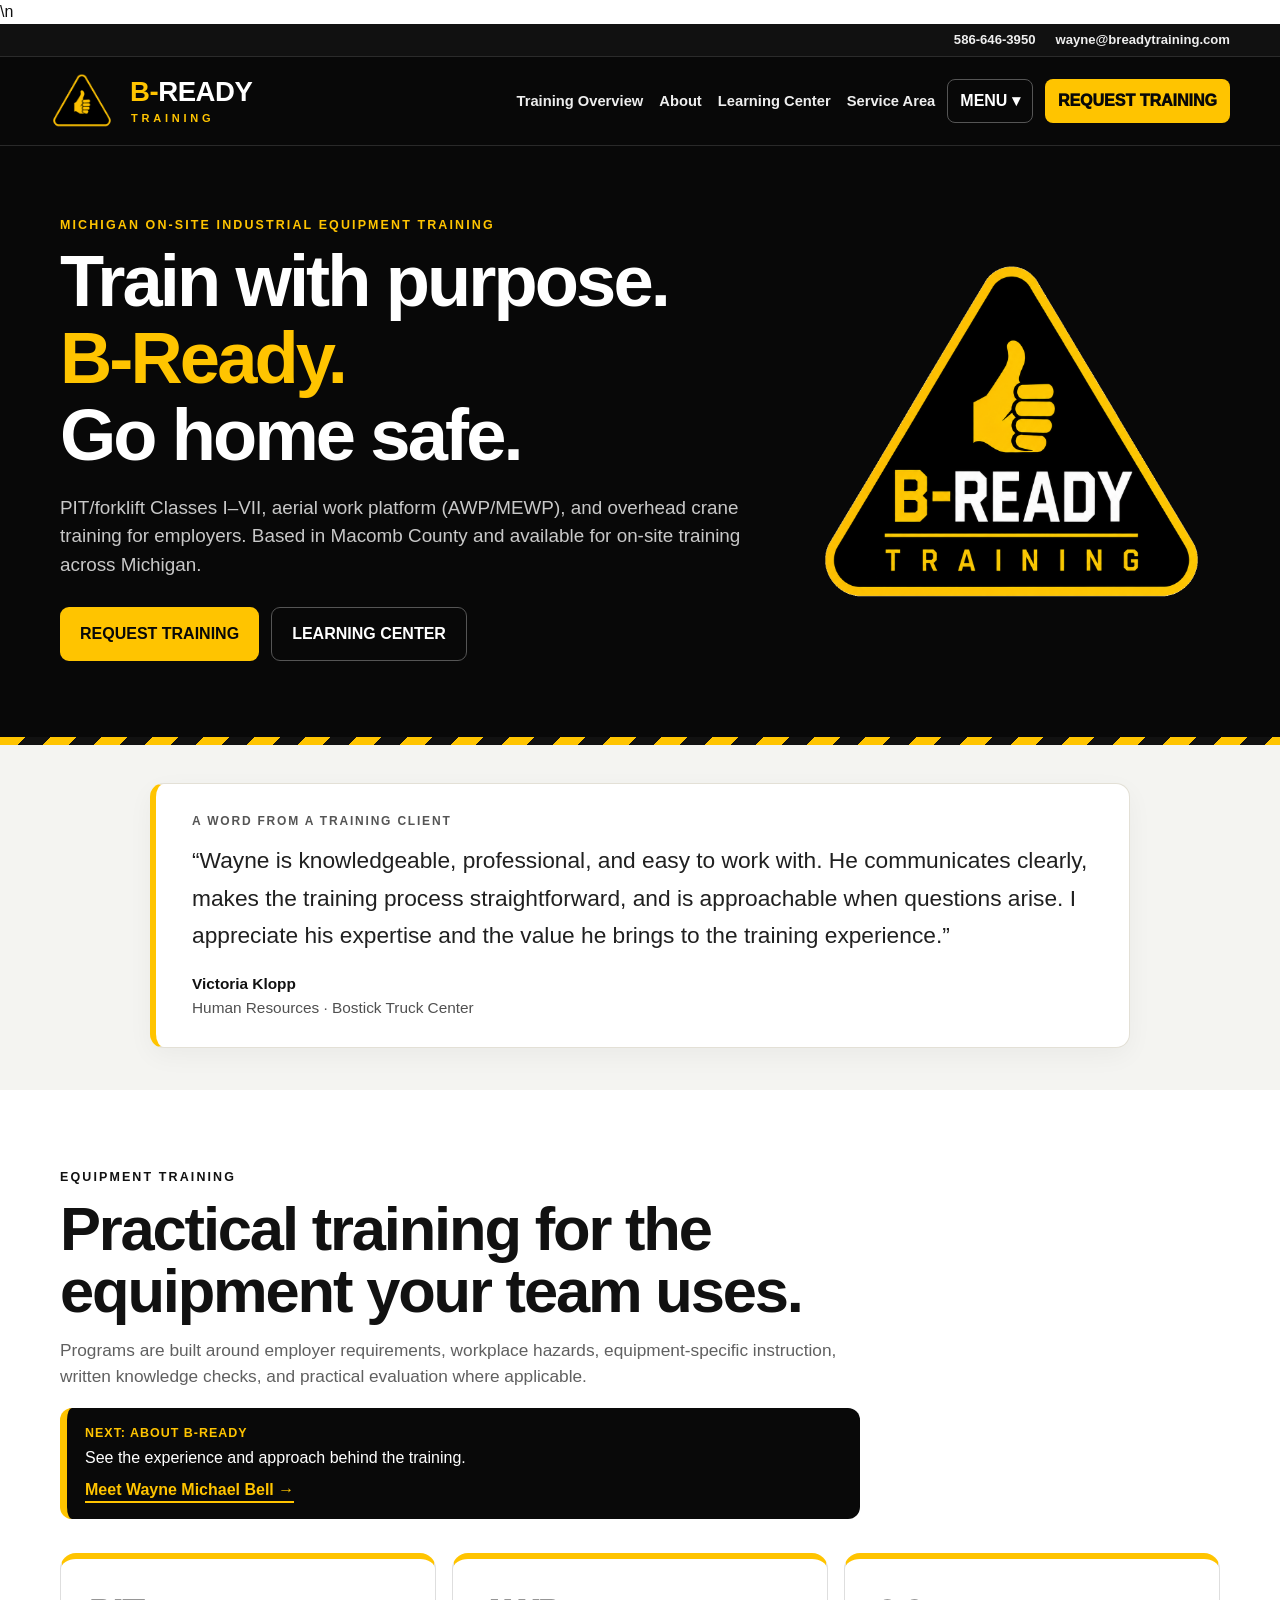
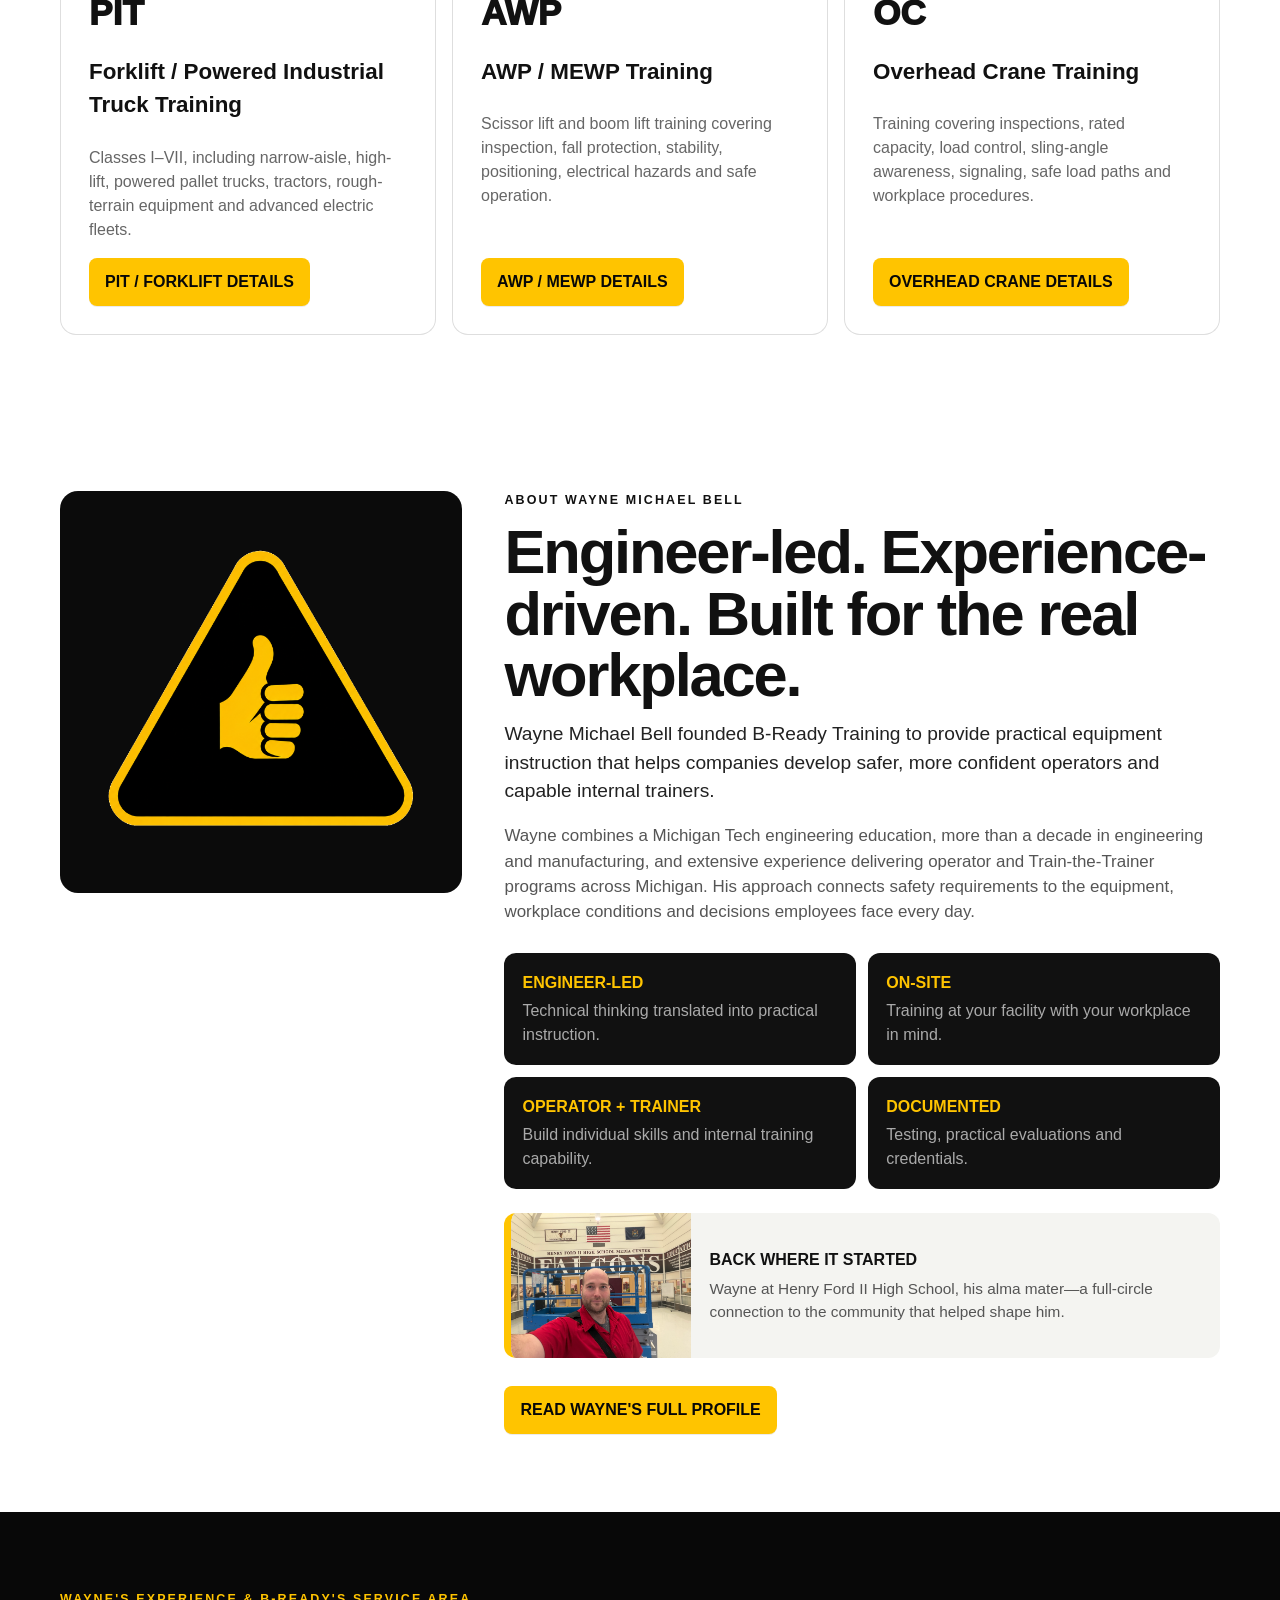
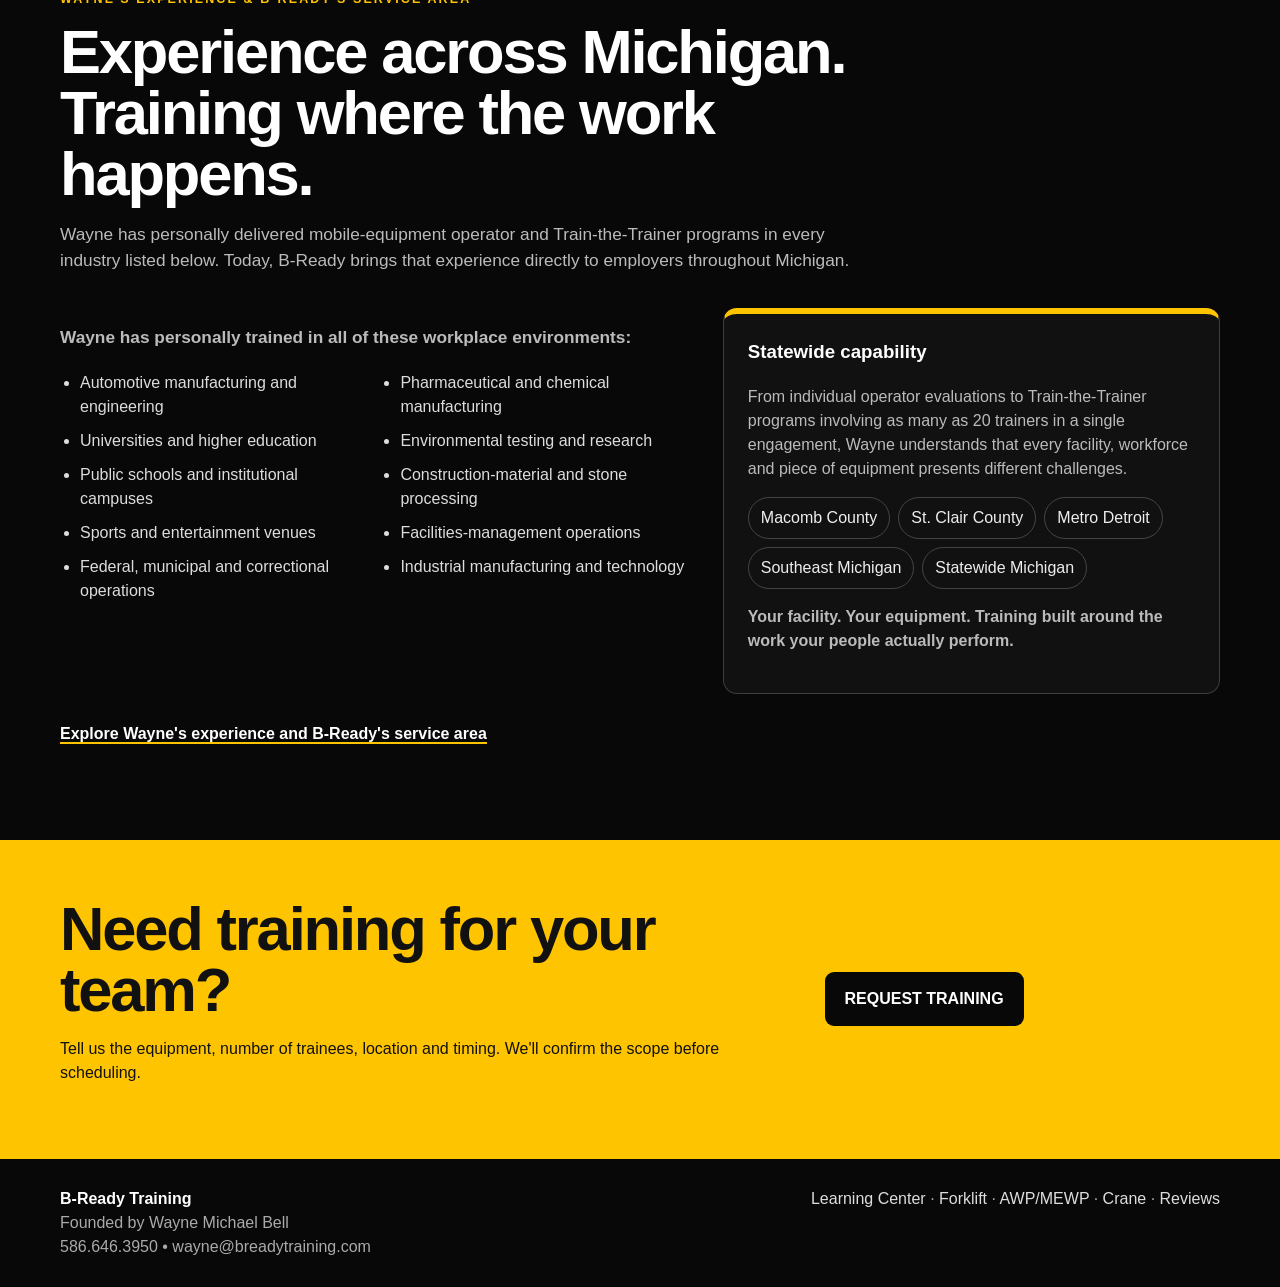
<file: index.html>
<!doctype html><html lang="en"><head><meta charset="utf-8"><meta name="viewport" content="width=device-width,initial-scale=1"><title>Forklift, AWP & Overhead Crane Training Michigan | B-Ready Training</title><meta name="description" content="Engineer-led on-site PIT/forklift, AWP/MEWP and overhead crane training across Michigan, founded by Wayne Michael Bell of B-Ready Training."><link rel="canonical" href="https://breadytraining.com/"><meta property="og:title" content="B-Ready Training | Michigan On-Site Forklift, AWP & Crane Training"><meta property="og:description" content="Engineer-led PIT Classes I-VII, AWP/MEWP and overhead crane training from Wayne Michael Bell and B-Ready Training, available across Michigan."><meta property="og:url" content="https://breadytraining.com/"><meta property="og:type" content="website"><meta property="og:image" content="https://breadytraining.com/bready-logo-transparent.png"><meta name="robots" content="index,follow,max-image-preview:large">\n<meta name="author" content="Wayne Michael Bell"><meta name="google-site-verification" content="g1TYzSU7oujDaxTFJwtE2Yp_vPLgebztUPQgtp_MDho" /><!-- Google tag (gtag.js) --><script async src="https://www.googletagmanager.com/gtag/js?id=G-X1Q1J8RFNS"></script><script>
  window.dataLayer = window.dataLayer || [];
  function gtag(){dataLayer.push(arguments);}
  gtag('js', new Date());
  gtag('config', 'G-X1Q1J8RFNS');
</script><script type="application/ld+json">{"@context":"https://schema.org","@type":"Organization","name":"B-Ready Training","url":"https://breadytraining.com/","logo":"https://breadytraining.com/bready-logo-transparent.png","telephone":"+1-586-646-3950","email":"wayne@breadytraining.com","founder":{"@type":"Person","name":"Wayne Michael Bell","alternateName":"Wayne Bell","jobTitle":"Founder and Lead Trainer","alumniOf":{"@type":"CollegeOrUniversity","name":"Michigan Technological University"},"knowsAbout":["Materials Science and Engineering","Powered Industrial Truck Safety Training","AWP and MEWP Safety Training","Overhead Crane Safety Training","Train-the-Trainer Programs"]},"areaServed":{"@type":"State","name":"Michigan"},"description":"Engineer-led on-site powered industrial truck Classes I-VII, aerial work platform and overhead crane operator and train-the-trainer programs for Michigan employers."}</script><style>
*{box-sizing:border-box}:root{--k:#080808;--y:#ffc400;--w:#fff;--g:#f4f4f1;--m:#666;--line:#dedede}html{scroll-behavior:smooth;scroll-padding-top:145px}body{margin:0;font-family:Arial,Helvetica,sans-serif;color:#111;background:#fff;line-height:1.5}a{color:inherit}.wrap{width:min(1160px,calc(100% - 36px));margin:auto}header{position:sticky;top:0;z-index:50;background:#080808;color:#fff;border-bottom:1px solid #2a2a2a}.nav{min-height:74px;display:flex;align-items:center;justify-content:space-between;gap:16px}.brand{text-decoration:none;font-weight:950;letter-spacing:.04em;white-space:nowrap;display:flex;align-items:center}.brand img{display:block;height:54px;width:auto;max-width:260px}.nav-right{display:flex;align-items:center;gap:12px}.desktop-links{display:flex;gap:16px;align-items:center}.desktop-links a,.desktop-links a:visited,header a,header a:visited{color:#eee;text-decoration:none}.desktop-links a:hover{color:var(--y)}.menu{position:relative}.menu summary{list-style:none;cursor:pointer;border:1px solid #555;border-radius:8px;padding:9px 12px;font-weight:900;color:#fff}.menu summary::-webkit-details-marker{display:none}.menu[open] summary{border-color:var(--y);color:var(--y)}.menu-panel{position:absolute;right:0;top:46px;width:290px;background:#fff;border:1px solid #d7d7d7;border-top:5px solid var(--y);border-radius:10px;box-shadow:0 16px 40px rgba(0,0,0,.28);padding:8px;z-index:80}.menu-panel a,.menu-panel a:visited{display:block;color:#111!important;text-decoration:none;padding:10px 11px;border-radius:6px;font-weight:800}.menu-panel a:hover{background:#f2f2ef}.nav-cta{background:var(--y);color:#080808!important;padding:10px 13px;border-radius:8px;font-weight:950;text-decoration:none;white-space:nowrap}.hero{background:#080808;color:#fff;padding:70px 0 76px}.hero-grid{display:grid;grid-template-columns:1.15fr .7fr;gap:58px;align-items:center}.kicker{font-size:.78rem;letter-spacing:.17em;font-weight:900;color:var(--y);margin-bottom:12px}.light-kicker{font-size:.78rem;letter-spacing:.17em;font-weight:900;color:#111;margin-bottom:12px}h1{font-size:clamp(3rem,6.4vw,5.9rem);line-height:.98;letter-spacing:-.04em;margin:0 0 22px}.lead{font-size:1.18rem;color:#c8c8c8;max-width:760px}.actions{display:flex;gap:12px;flex-wrap:wrap;margin-top:28px}.btn{display:inline-flex;align-items:center;justify-content:center;text-decoration:none;padding:14px 20px;border-radius:9px;font-weight:900;border:0}.primary{background:var(--y);color:#080808}.secondary{border:1px solid #555;color:#fff!important}.logo-card{border:1px solid rgba(255,196,0,.25);border-radius:20px;padding:28px;background:#101010}.logo-card img{width:100%;display:block}.stripe{height:8px;background:repeating-linear-gradient(135deg,var(--y) 0 18px,#111 18px 36px)}section{padding:78px 0}#training,#about{scroll-margin-top:145px}.section-head{max-width:800px;margin-bottom:34px}h2{font-size:clamp(2.4rem,4.8vw,4.5rem);line-height:1;margin:0 0 14px;letter-spacing:-.035em}.copy{color:#606060;font-size:1.08rem}.services{display:grid;grid-template-columns:repeat(3,1fr);gap:16px;align-items:stretch}.card{border:1px solid var(--line);border-radius:16px;padding:28px;background:#fff;border-top:6px solid var(--y);display:flex;flex-direction:column;height:100%}.code{font-size:2.2rem;font-weight:950}.card h3{font-size:1.4rem;margin:15px 0 8px}.card p{color:#666}.detail-btn{margin-top:auto;align-self:flex-start;background:var(--y);color:#080808!important;text-decoration:none;font-weight:900;padding:12px 16px;border-radius:8px;box-shadow:0 1px 0 rgba(0,0,0,.08)}.detail-btn:hover{background:#e6b100}.text-link{font-weight:900;text-decoration:none;border-bottom:2px solid var(--y)}.pricing{background:var(--g)}.price-grid{display:grid;grid-template-columns:1fr 1fr;gap:18px;align-items:stretch}.price-card{background:#fff;border:1px solid #ddd;border-radius:16px;padding:30px;display:flex;flex-direction:column;height:100%}.price{font-size:3.2rem;font-weight:950;line-height:1;margin:10px 0}.small{color:#666}.price-action{margin-top:auto;align-self:flex-start}.about-grid{display:grid;grid-template-columns:.72fr 1.28fr;gap:42px;align-items:start}.symbol{background:#0b0b0b;border-radius:18px;padding:30px;position:sticky;top:105px}.symbol img{width:100%;display:block}.about-copy p{color:#555;font-size:1.06rem;margin:0 0 17px}.about-copy .intro{font-size:1.2rem;color:#222}.checks{display:grid;grid-template-columns:1fr 1fr;gap:12px;margin-top:28px}.check{background:#111;color:#fff;border-radius:12px;padding:18px}.check b{display:block;color:var(--y);margin-bottom:4px}.check span{color:#aaa}.alma-preview{display:grid;grid-template-columns:180px 1fr;gap:18px;align-items:center;margin-top:24px;background:var(--g);border-left:7px solid var(--y);border-radius:12px;overflow:hidden}.alma-preview img{display:block;width:100%;height:145px;object-fit:cover}.alma-preview div{padding:16px 18px 16px 0}.alma-preview b{display:block;margin-bottom:5px}.alma-preview p{margin:0!important;font-size:.96rem!important}.brochure-box{margin-top:24px;border:1px solid #d7d7d7;border-left:7px solid var(--y);border-radius:12px;padding:20px;background:#f7f7f4}.brochure-box h3{margin:0 0 6px;font-size:1.35rem}.brochure-box p{margin:0 0 14px}.area{background:#080808;color:#fff}.area .copy{color:#bbb}.area a,.area a:visited{color:#fff}.experience-grid{display:grid;grid-template-columns:1.12fr .88fr;gap:30px;align-items:start}.industry-list{columns:2;column-gap:28px;margin:20px 0 0;padding-left:20px;color:#ddd}.industry-list li{break-inside:avoid;margin:0 0 10px}.reach-card{border:1px solid #3d3d3d;border-top:6px solid var(--y);border-radius:14px;padding:24px;background:#111}.reach-card h3{margin-top:0;color:#fff}.reach-card p{color:#bbb}.cities{display:flex;gap:8px;flex-wrap:wrap}.city{border:1px solid #444;border-radius:999px;padding:8px 12px;color:#eee}.closing{background:var(--y);padding:58px 0}.closing-grid{display:grid;grid-template-columns:1.3fr .7fr;gap:30px;align-items:center}.closing h2{margin:0}.darkbtn{display:inline-block;background:#080808;color:#fff!important;text-decoration:none;font-weight:900;padding:15px 20px;border-radius:9px}footer{background:#080808;color:#aaa;padding:28px 0}.footer-grid{display:flex;justify-content:space-between;gap:20px;flex-wrap:wrap}footer a,footer a:visited{color:#ddd!important;text-decoration:none}footer a:hover{color:var(--y)!important}@media(max-width:900px){html{scroll-padding-top:130px}#training,#about{scroll-margin-top:130px}.desktop-links{display:none}.hero-grid,.about-grid,.closing-grid,.experience-grid{grid-template-columns:1fr}.services,.price-grid{grid-template-columns:1fr}.symbol{position:static;max-width:420px}.checks{grid-template-columns:1fr 1fr}}@media(max-width:560px){.alma-preview{grid-template-columns:1fr}.alma-preview img{height:auto}.alma-preview div{padding:0 18px 18px}.wrap{width:min(100% - 24px,1160px)}.checks{grid-template-columns:1fr}.industry-list{columns:1}.nav{min-height:66px}.nav-cta{display:none}.menu-panel{position:fixed;left:12px;right:12px;top:66px;width:auto}.brand img{height:44px;max-width:190px}}
.testimonial-section{padding:38px 0 42px;background:#f4f4f1}.testimonial-card{max-width:980px;margin:0 auto;background:#fff;border:1px solid #e3e0d6;border-left:6px solid var(--y);border-radius:14px;padding:28px 36px;box-shadow:0 8px 26px rgba(0,0,0,.045)}.testimonial-label{font-size:.75rem;letter-spacing:.15em;font-weight:900;color:#555;margin:0 0 12px}.testimonial-quote{font-size:clamp(1.1rem,2.1vw,1.42rem);line-height:1.65;margin:0 0 18px;color:#202020}.testimonial-attribution{font-size:.96rem;color:#505050;margin:0}.testimonial-attribution strong{color:#111}@media(max-width:560px){.testimonial-section{padding:24px 0}.testimonial-card{padding:22px 20px}}</style></head><body><header><div class="wrap nav"><a class="brand" href="/"><img src="bready-logo-transparent.png" alt="B-Ready Training"></a><div class="nav-right"><nav class="desktop-links"><a href="#training">Training</a><a href="about-b-ready.html">About</a><a href="safety-learning-hub.html">Learning Center</a><a href="reviews.html">Reviews</a></nav><details class="menu"><summary>MENU ▾</summary><div class="menu-panel"><a href="/">Home</a><a href="about-b-ready.html">About B-Ready</a><a href="pit-forklift-training.html">PIT / Forklift — Classes I–VII</a><a href="awp-mewp-training.html">AWP / MEWP Training</a><a href="overhead-crane-training.html">Overhead Crane Training</a><a href="train-the-trainer.html">Train-the-Trainer</a><a href="safety-learning-hub.html">Safety Learning Center</a><a href="reviews.html">Customer Reviews</a><a href="service-area.html">Service Area</a><a href="request-training.html">Request Training / Quote</a></div></details><a class="nav-cta" href="request-training.html">REQUEST TRAINING</a></div></div></header><main><section class="hero"><div class="wrap hero-grid"><div><div class="kicker">MICHIGAN ON-SITE INDUSTRIAL EQUIPMENT TRAINING</div><h1>Train with purpose.<br><span style="color:#ffc400">B-Ready.</span><br>Go home safe.</h1><p class="lead">PIT/forklift Classes I–VII, aerial work platform (AWP/MEWP), and overhead crane training for employers. Based in Macomb County and available for on-site training across Michigan.</p><div class="actions"><a class="btn primary" href="request-training.html">REQUEST TRAINING</a><a class="btn secondary" href="safety-learning-hub.html">LEARNING CENTER</a></div></div><div class="logo-card"><img src="bready-logo-transparent.png" alt="B-Ready Training safety training logo"></div></div></section><div class="stripe"></div><section class="testimonial-section" aria-label="Client testimonial"><div class="wrap"><figure class="testimonial-card"><figcaption class="testimonial-label">A WORD FROM A TRAINING CLIENT</figcaption><blockquote class="testimonial-quote">“Wayne is knowledgeable, professional, and easy to work with. He communicates clearly, makes the training process straightforward, and is approachable when questions arise. I appreciate his expertise and the value he brings to the training experience.”</blockquote><p class="testimonial-attribution"><strong>Victoria Klopp</strong><br>Human Resources · Bostick Truck Center</p></figure></div></section><section id="training"><div class="wrap"><div class="section-head"><div class="light-kicker">EQUIPMENT TRAINING</div><h2>Practical training for the equipment your team uses.</h2><p class="copy">Programs are built around employer requirements, workplace hazards, equipment-specific instruction, written knowledge checks, and practical evaluation where applicable.</p></div><div class="services"><article class="card"><div class="code">PIT</div><h3>Forklift / Powered Industrial Truck Training</h3><p>Classes I–VII, including narrow-aisle, high-lift, powered pallet trucks, tractors, rough-terrain equipment and advanced electric fleets.</p><a class="detail-btn" href="pit-forklift-training.html">PIT / FORKLIFT DETAILS</a></article><article class="card"><div class="code">AWP</div><h3>AWP / MEWP Training</h3><p>Scissor lift and boom lift training covering inspection, fall protection, stability, positioning, electrical hazards and safe operation.</p><a class="detail-btn" href="awp-mewp-training.html">AWP / MEWP DETAILS</a></article><article class="card"><div class="code">OC</div><h3>Overhead Crane Training</h3><p>Training covering inspections, rated capacity, load control, sling-angle awareness, signaling, safe load paths and workplace procedures.</p><a class="detail-btn" href="overhead-crane-training.html">OVERHEAD CRANE DETAILS</a></article></div></div></section><section id="about"><div class="wrap about-grid"><div class="symbol"><img src="bready-symbol-transparent.png" alt="B-Ready thumbs-up safety symbol"></div><div class="about-copy"><div class="light-kicker">ABOUT WAYNE MICHAEL BELL</div><h2>Engineer-led. Experience-driven. Built for the real workplace.</h2><p class="intro">Wayne Michael Bell founded B-Ready Training to provide practical equipment instruction that helps companies develop safer, more confident operators and capable internal trainers.</p><p>Wayne combines a Michigan Tech engineering education, more than a decade in engineering and manufacturing, and extensive experience delivering operator and Train-the-Trainer programs across Michigan. His approach connects safety requirements to the equipment, workplace conditions and decisions employees face every day.</p><div class="checks"><div class="check"><b>ENGINEER-LED</b><span>Technical thinking translated into practical instruction.</span></div><div class="check"><b>ON-SITE</b><span>Training at your facility with your workplace in mind.</span></div><div class="check"><b>OPERATOR + TRAINER</b><span>Build individual skills and internal training capability.</span></div><div class="check"><b>DOCUMENTED</b><span>Testing, practical evaluations and credentials.</span></div></div><div class="alma-preview"><img src="falcon.jpeg?v=20260914b" alt="Wayne Michael Bell at Henry Ford II High School" loading="lazy"><div><b>BACK WHERE IT STARTED</b><p>Wayne at Henry Ford II High School, his alma mater—a full-circle connection to the community that helped shape him.</p></div></div><div class="actions"><a class="detail-btn" href="about-b-ready.html">READ WAYNE'S FULL PROFILE</a></div></div></div></section><section class="area"><div class="wrap"><div class="section-head"><div class="kicker">WAYNE'S EXPERIENCE &amp; B-READY'S SERVICE AREA</div><h2>Experience across Michigan. Training where the work happens.</h2><p class="copy">Wayne has personally delivered mobile-equipment operator and Train-the-Trainer programs in every industry listed below. Today, B-Ready brings that experience directly to employers throughout Michigan.</p></div><div class="experience-grid"><div><p class="copy"><strong>Wayne has personally trained in all of these workplace environments:</strong></p><ul class="industry-list"><li>Automotive manufacturing and engineering</li><li>Universities and higher education</li><li>Public schools and institutional campuses</li><li>Sports and entertainment venues</li><li>Federal, municipal and correctional operations</li><li>Pharmaceutical and chemical manufacturing</li><li>Environmental testing and research</li><li>Construction-material and stone processing</li><li>Facilities-management operations</li><li>Industrial manufacturing and technology</li></ul></div><aside class="reach-card"><h3>Statewide capability</h3><p>From individual operator evaluations to Train-the-Trainer programs involving as many as 20 trainers in a single engagement, Wayne understands that every facility, workforce and piece of equipment presents different challenges.</p><div class="cities"><span class="city">Macomb County</span><span class="city">St. Clair County</span><span class="city">Metro Detroit</span><span class="city">Southeast Michigan</span><span class="city">Statewide Michigan</span></div><p><strong>Your facility. Your equipment. Training built around the work your people actually perform.</strong></p></aside></div><p style="margin-top:28px"><a class="text-link" href="service-area.html">Explore Wayne's experience and B-Ready's service area</a></p></div></section><section class="closing"><div class="wrap closing-grid"><div><h2>Need training for your team?</h2><p>Tell us the equipment, number of trainees, location and timing. We'll confirm the scope before scheduling.</p></div><div><a class="darkbtn" href="request-training.html">REQUEST TRAINING</a></div></div></section></main><footer><div class="wrap footer-grid"><div><strong style="color:#fff">B-Ready Training</strong><br>Founded by Wayne Michael Bell<br>586.646.3950 • wayne@breadytraining.com</div><div><a href="safety-learning-hub.html">Learning Center</a> · <a href="pit-forklift-training.html">Forklift</a> · <a href="awp-mewp-training.html">AWP/MEWP</a> · <a href="overhead-crane-training.html">Crane</a> · <a href="reviews.html">Reviews</a></div></div></footer><script src="site-header.js" defer></script></body></html>
</file>
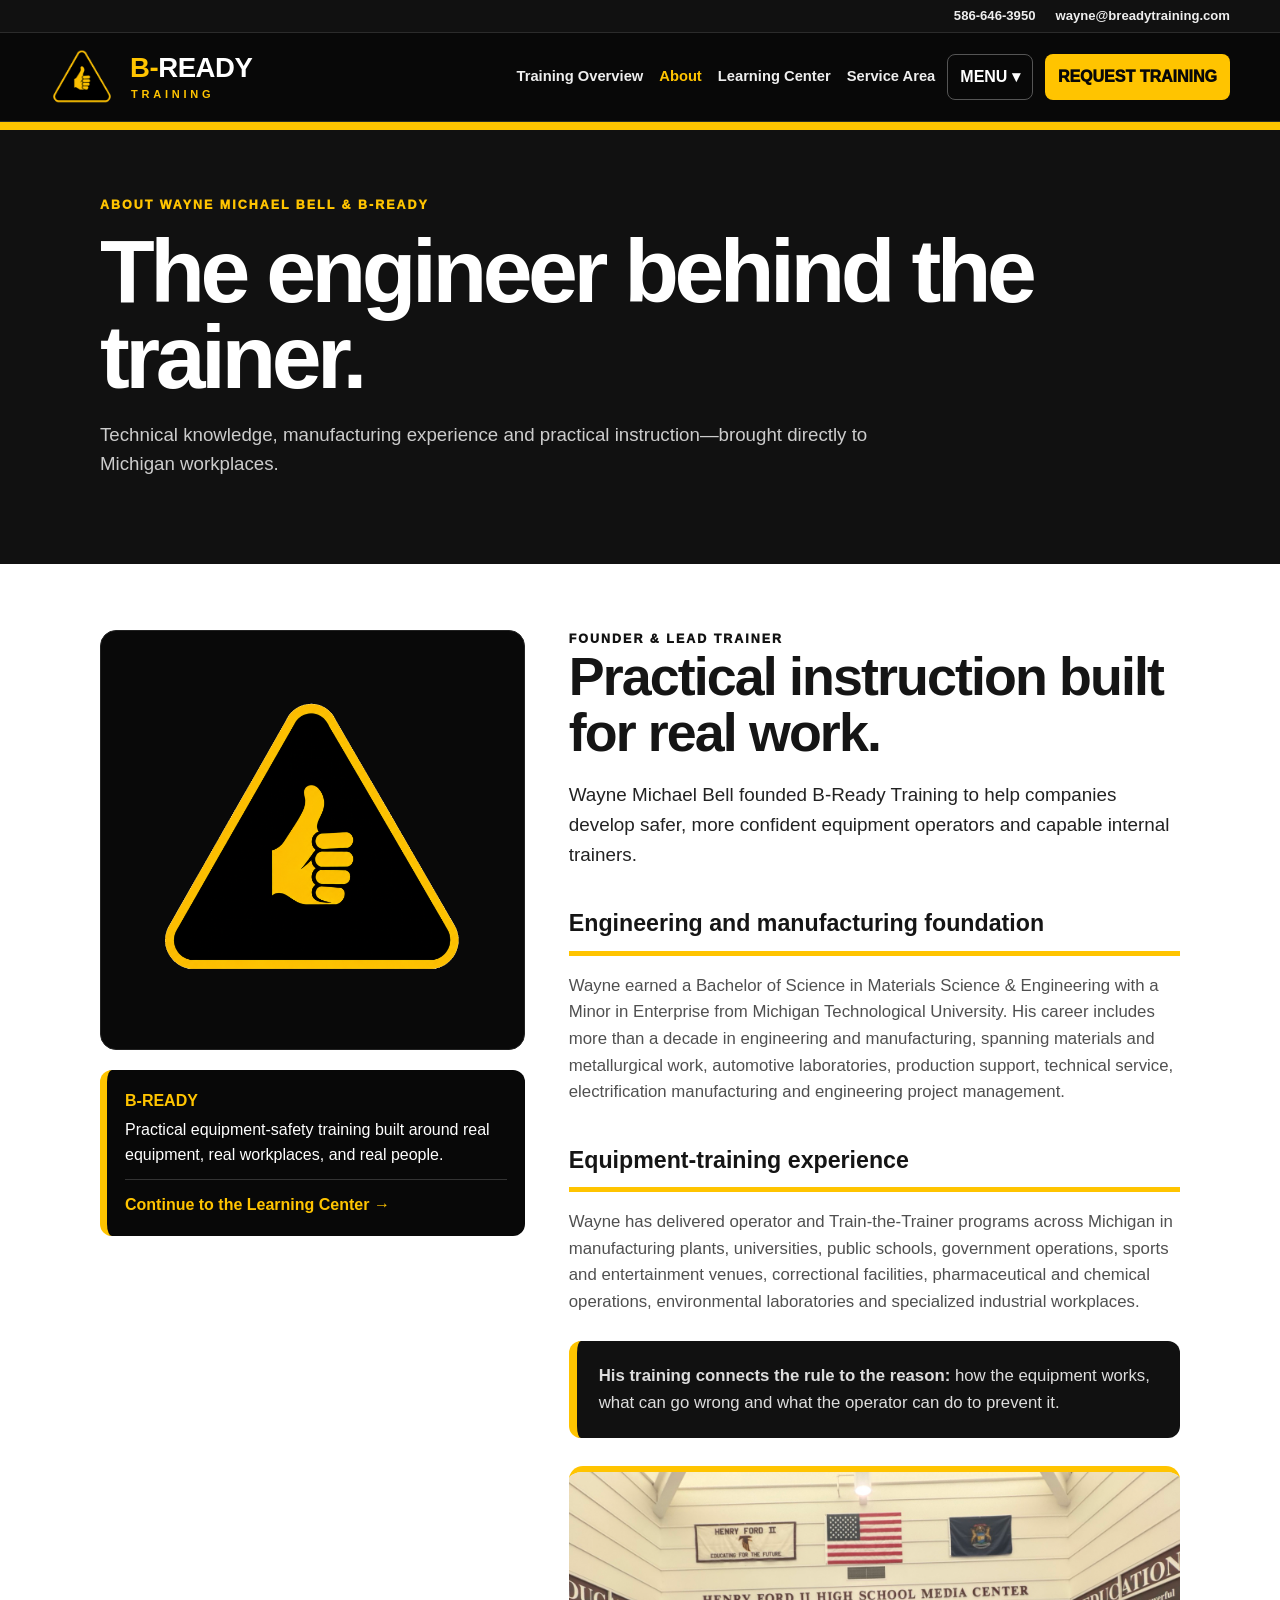
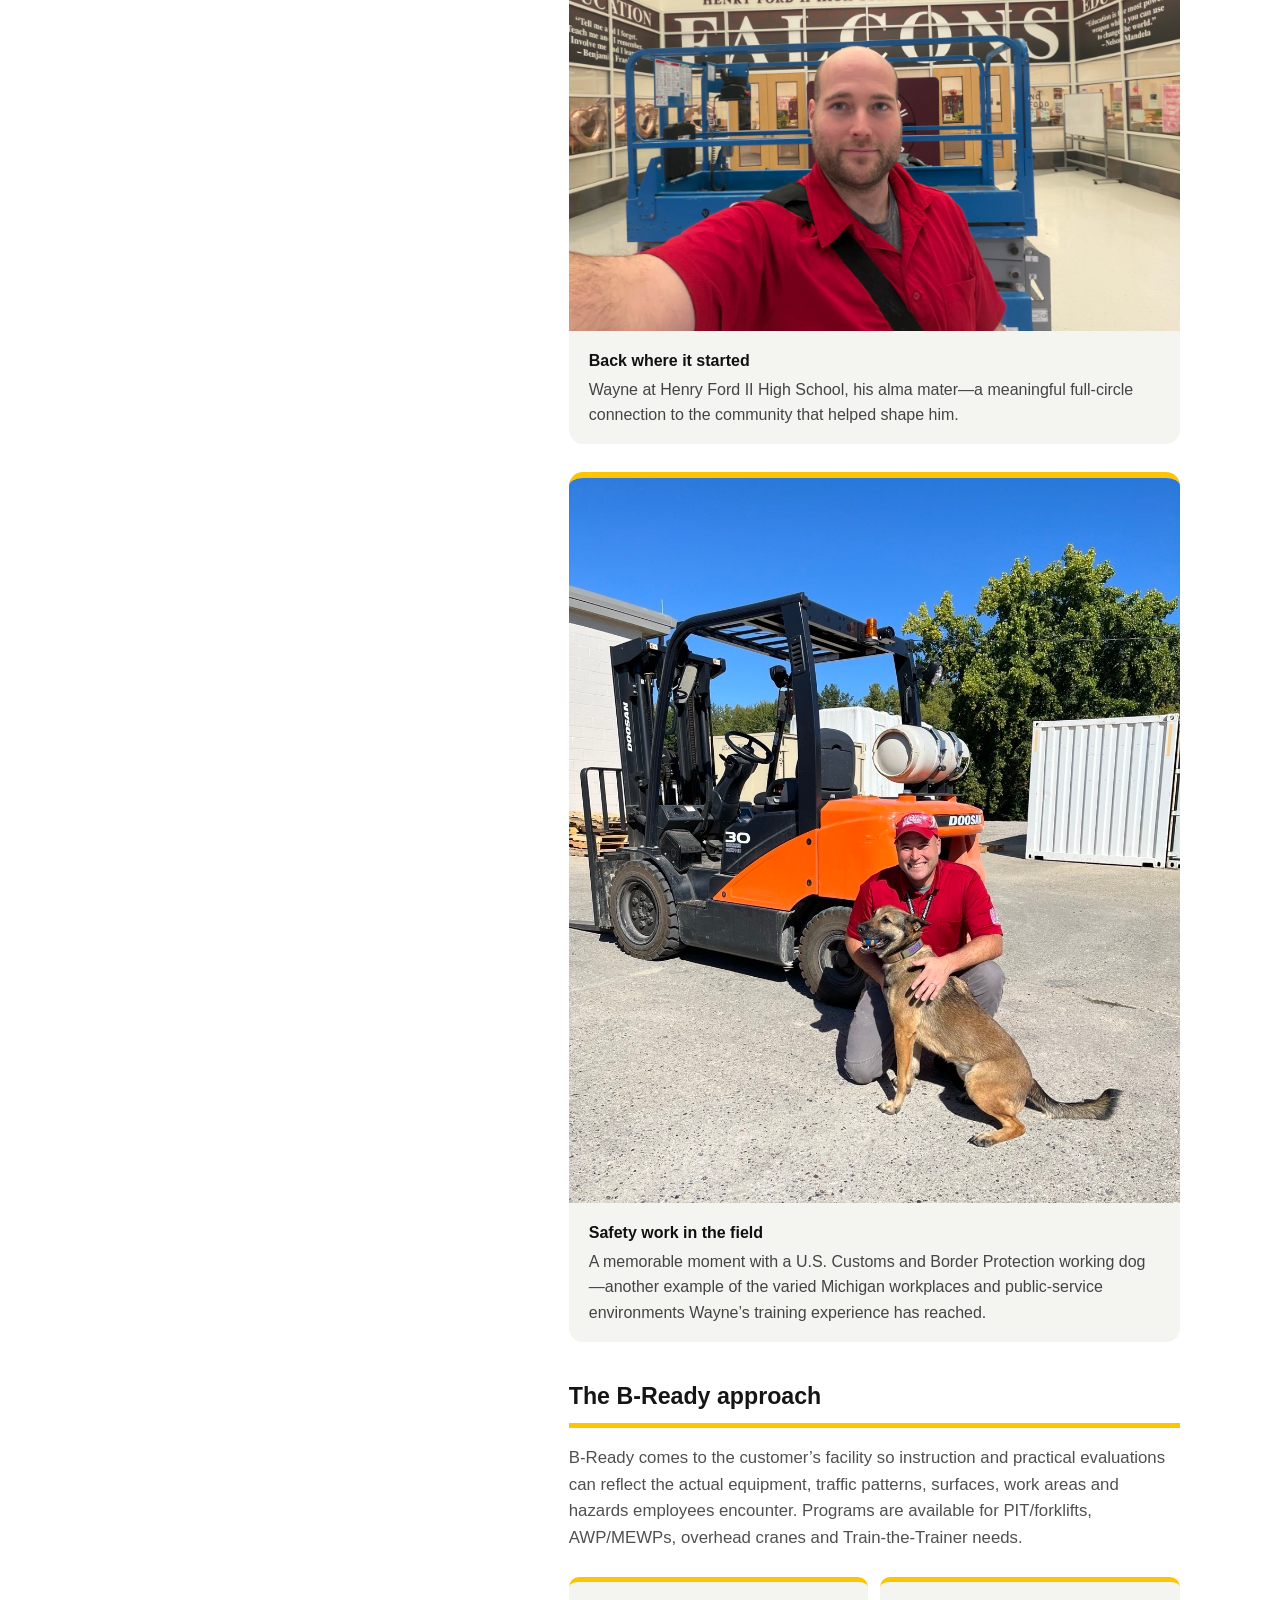
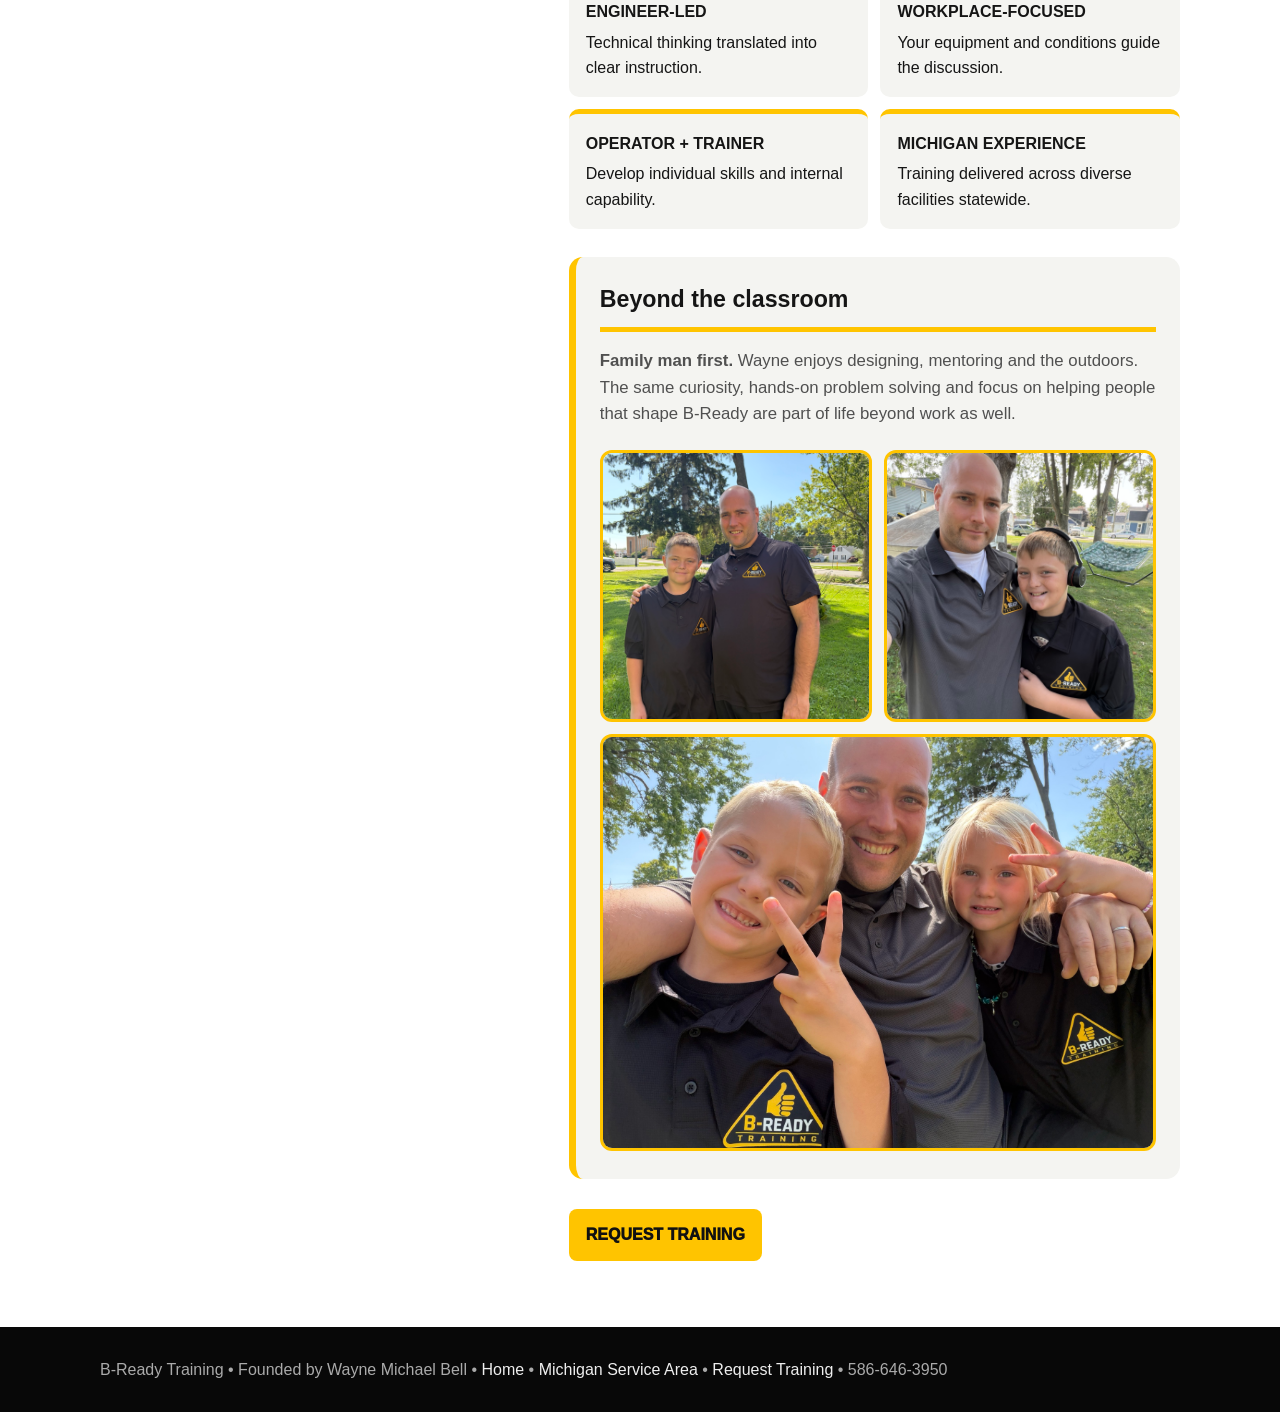
<file: about-b-ready.html>
<!doctype html>
<html lang="en">
<head>
<meta charset="utf-8">
<meta name="viewport" content="width=device-width,initial-scale=1">
<title>About Wayne Michael Bell & B-Ready Training | Michigan</title>
<meta name="description" content="Meet Wayne Michael Bell, engineer, manufacturing professional and founder of B-Ready Training, providing practical equipment safety training across Michigan.">
<link rel="canonical" href="https://breadytraining.com/about-b-ready.html">
<meta name="robots" content="index,follow,max-image-preview:large">
<meta name="author" content="Wayne Michael Bell">
<style>
*{box-sizing:border-box}:root{--y:#ffc400;--k:#080808;--g:#f4f4f1;--line:#ddd}body{margin:0;font-family:Arial,Helvetica,sans-serif;color:#151515;line-height:1.58}.wrap{width:min(1080px,calc(100% - 36px));margin:auto}header,footer{background:#080808;color:#fff}.placeholder{height:80px}.hero{background:#111;color:#fff;border-top:8px solid var(--y);padding:66px 0}.eyebrow{color:var(--y);font-size:.78rem;font-weight:950;letter-spacing:.16em}.hero h1{font-size:clamp(3rem,7vw,5.6rem);line-height:.96;letter-spacing:-.05em;margin:12px 0 20px}.hero p{max-width:790px;color:#ccc;font-size:1.17rem}.profile{padding:66px 0}.profile-grid{display:grid;grid-template-columns:.82fr 1.18fr;gap:44px;align-items:start}.portrait{position:sticky;top:170px;transform:none;align-self:start}.portrait-logo{background:#090909;border-radius:16px;border:1px solid #222;padding:44px 28px;text-align:center}.portrait-logo img{width:min(100%,330px);height:auto;display:block;margin:auto;object-fit:contain}.caption{background:var(--k);color:#fff;border-left:7px solid var(--y);padding:18px;border-radius:12px;margin-top:20px}.caption b{display:block;color:var(--y);margin-bottom:4px}.content h2{font-size:clamp(2.1rem,4.2vw,3.6rem);line-height:1.03;margin:0 0 20px;letter-spacing:-.035em}.content h3{font-size:1.45rem;margin:36px 0 10px;border-bottom:5px solid var(--y);padding-bottom:9px}.content p{color:#505050;font-size:1.05rem}.content .intro{font-size:1.18rem;color:#222}.field-photo{margin:28px 0;background:var(--g);border-radius:14px;overflow:hidden;border-top:6px solid var(--y)}.field-photo img{display:block;width:100%;height:auto}.field-photo figcaption{padding:17px 20px;color:#444}.field-photo figcaption b{display:block;color:#111;margin-bottom:4px}.highlight{background:#111;color:#fff;border-left:8px solid var(--y);border-radius:12px;padding:22px;margin:26px 0}.highlight p{color:#ddd;margin:0}.facts{display:grid;grid-template-columns:1fr 1fr;gap:12px;margin:26px 0}.fact{background:var(--g);border-top:5px solid var(--y);border-radius:10px;padding:17px}.fact b{display:block;margin-bottom:5px}.beyond{background:var(--g);border-radius:14px;padding:24px;margin-top:28px;border-left:7px solid var(--y)}.beyond h3{margin-top:0}.family-collage{display:grid;grid-template-columns:1fr 1fr;grid-template-areas:"small1 small2" "large large";gap:12px;margin:22px 0 4px}.family-shot{margin:0;border:3px solid var(--y);border-radius:12px;overflow:hidden;background:transparent;line-height:0}.family-shot img{display:block;width:100%;height:100%;object-fit:cover;background:transparent}.family-shot.small-1{grid-area:small1;aspect-ratio:1/1}.family-shot.small-2{grid-area:small2;aspect-ratio:1/1}.family-shot.large{grid-area:large;aspect-ratio:4/3}.family-shot.small-1 img{object-position:center 58%}.family-shot.small-2 img{object-position:center 56%}.family-shot.large img{object-position:center 50%}.actions{display:flex;gap:12px;flex-wrap:wrap;margin-top:30px}.btn{display:inline-block;background:var(--y);color:#111;text-decoration:none;font-weight:950;padding:13px 17px;border-radius:8px}.btn.dark{background:#111;color:#fff}footer{padding:30px 0;color:#aaa}footer a{color:#eee;text-decoration:none}@media(max-width:800px){.profile-grid{grid-template-columns:1fr}.portrait{position:static;transform:none;max-width:520px}.facts{grid-template-columns:1fr}.family-collage{grid-template-columns:1fr;grid-template-areas:"small1" "small2" "large"}.family-shot.small-1,.family-shot.small-2{aspect-ratio:1/1}.family-shot.large{aspect-ratio:4/3}}@media(max-width:520px){.wrap{width:min(100% - 24px,1080px)}.hero,.profile{padding:52px 0}}
</style>
</head>
<body>
<header><div class="placeholder"></div></header>
<main>
<section class="hero"><div class="wrap"><div class="eyebrow">ABOUT WAYNE MICHAEL BELL &amp; B-READY</div><h1>The engineer behind the trainer.</h1><p>Technical knowledge, manufacturing experience and practical instruction—brought directly to Michigan workplaces.</p></div></section>
<section class="profile"><div class="wrap profile-grid">
<aside class="portrait"><div class="portrait-logo"><img src="bready-symbol-transparent.png?v=20260914h" alt="B-Ready Training master thumbs-up logo" loading="eager"></div><div class="caption"><b>B-READY</b>Practical equipment-safety training built around real equipment, real workplaces, and real people.</div></aside>
<div class="content"><div class="eyebrow" style="color:#111">FOUNDER &amp; LEAD TRAINER</div><h2>Practical instruction built for real work.</h2><p class="intro">Wayne Michael Bell founded B-Ready Training to help companies develop safer, more confident equipment operators and capable internal trainers.</p>
<h3>Engineering and manufacturing foundation</h3><p>Wayne earned a Bachelor of Science in Materials Science &amp; Engineering with a Minor in Enterprise from Michigan Technological University. His career includes more than a decade in engineering and manufacturing, spanning materials and metallurgical work, automotive laboratories, production support, technical service, electrification manufacturing and engineering project management.</p>
<h3>Equipment-training experience</h3><p>Wayne has delivered operator and Train-the-Trainer programs across Michigan in manufacturing plants, universities, public schools, government operations, sports and entertainment venues, correctional facilities, pharmaceutical and chemical operations, environmental laboratories and specialized industrial workplaces.</p>
<div class="highlight"><p><strong>His training connects the rule to the reason:</strong> how the equipment works, what can go wrong and what the operator can do to prevent it.</p></div>
<figure class="field-photo"><img src="falcon.jpeg?v=20260914h" alt="Wayne Michael Bell at Henry Ford II High School" loading="lazy"><figcaption><b>Back where it started</b>Wayne at Henry Ford II High School, his alma mater—a meaningful full-circle connection to the community that helped shape him.</figcaption></figure>
<figure class="field-photo"><img src="dog.jpg?v=20260914h" alt="Wayne Michael Bell with a U.S. Customs and Border Protection working dog during equipment safety work" loading="lazy"><figcaption><b>Safety work in the field</b>A memorable moment with a U.S. Customs and Border Protection working dog—another example of the varied Michigan workplaces and public-service environments Wayne’s training experience has reached.</figcaption></figure>
<h3>The B-Ready approach</h3><p>B-Ready comes to the customer’s facility so instruction and practical evaluations can reflect the actual equipment, traffic patterns, surfaces, work areas and hazards employees encounter. Programs are available for PIT/forklifts, AWP/MEWPs, overhead cranes and Train-the-Trainer needs.</p>
<div class="facts"><div class="fact"><b>ENGINEER-LED</b>Technical thinking translated into clear instruction.</div><div class="fact"><b>WORKPLACE-FOCUSED</b>Your equipment and conditions guide the discussion.</div><div class="fact"><b>OPERATOR + TRAINER</b>Develop individual skills and internal capability.</div><div class="fact"><b>MICHIGAN EXPERIENCE</b>Training delivered across diverse facilities statewide.</div></div>
<div class="beyond"><h3>Beyond the classroom</h3><p><strong>Family man first.</strong> Wayne enjoys designing, mentoring and the outdoors. The same curiosity, hands-on problem solving and focus on helping people that shape B-Ready are part of life beyond work as well.</p>
<div class="family-collage" aria-label="Wayne Michael Bell with his children"><figure class="family-shot small-1"><img src="2.jpeg?v=20260914h" alt="Wayne Michael Bell with his son wearing B-Ready Training shirts" loading="lazy"></figure><figure class="family-shot small-2"><img src="3.jpeg?v=20260914h" alt="Wayne Michael Bell with his son wearing B-Ready Training shirts" loading="lazy"></figure><figure class="family-shot large"><img src="1.jpeg?v=20260914h" alt="Wayne Michael Bell with his children" loading="lazy"></figure></div></div>
<div class="actions"><a class="btn" href="request-training.html">REQUEST TRAINING</a></div>
</div></div></section>
</main>
<footer><div class="wrap">B-Ready Training • Founded by Wayne Michael Bell • <a href="/">Home</a> • <a href="service-area.html">Michigan Service Area</a> • <a href="request-training.html">Request Training</a> • 586-646-3950</div></footer>
<script src="site-header.js" defer></script>
</body></html>
</file>
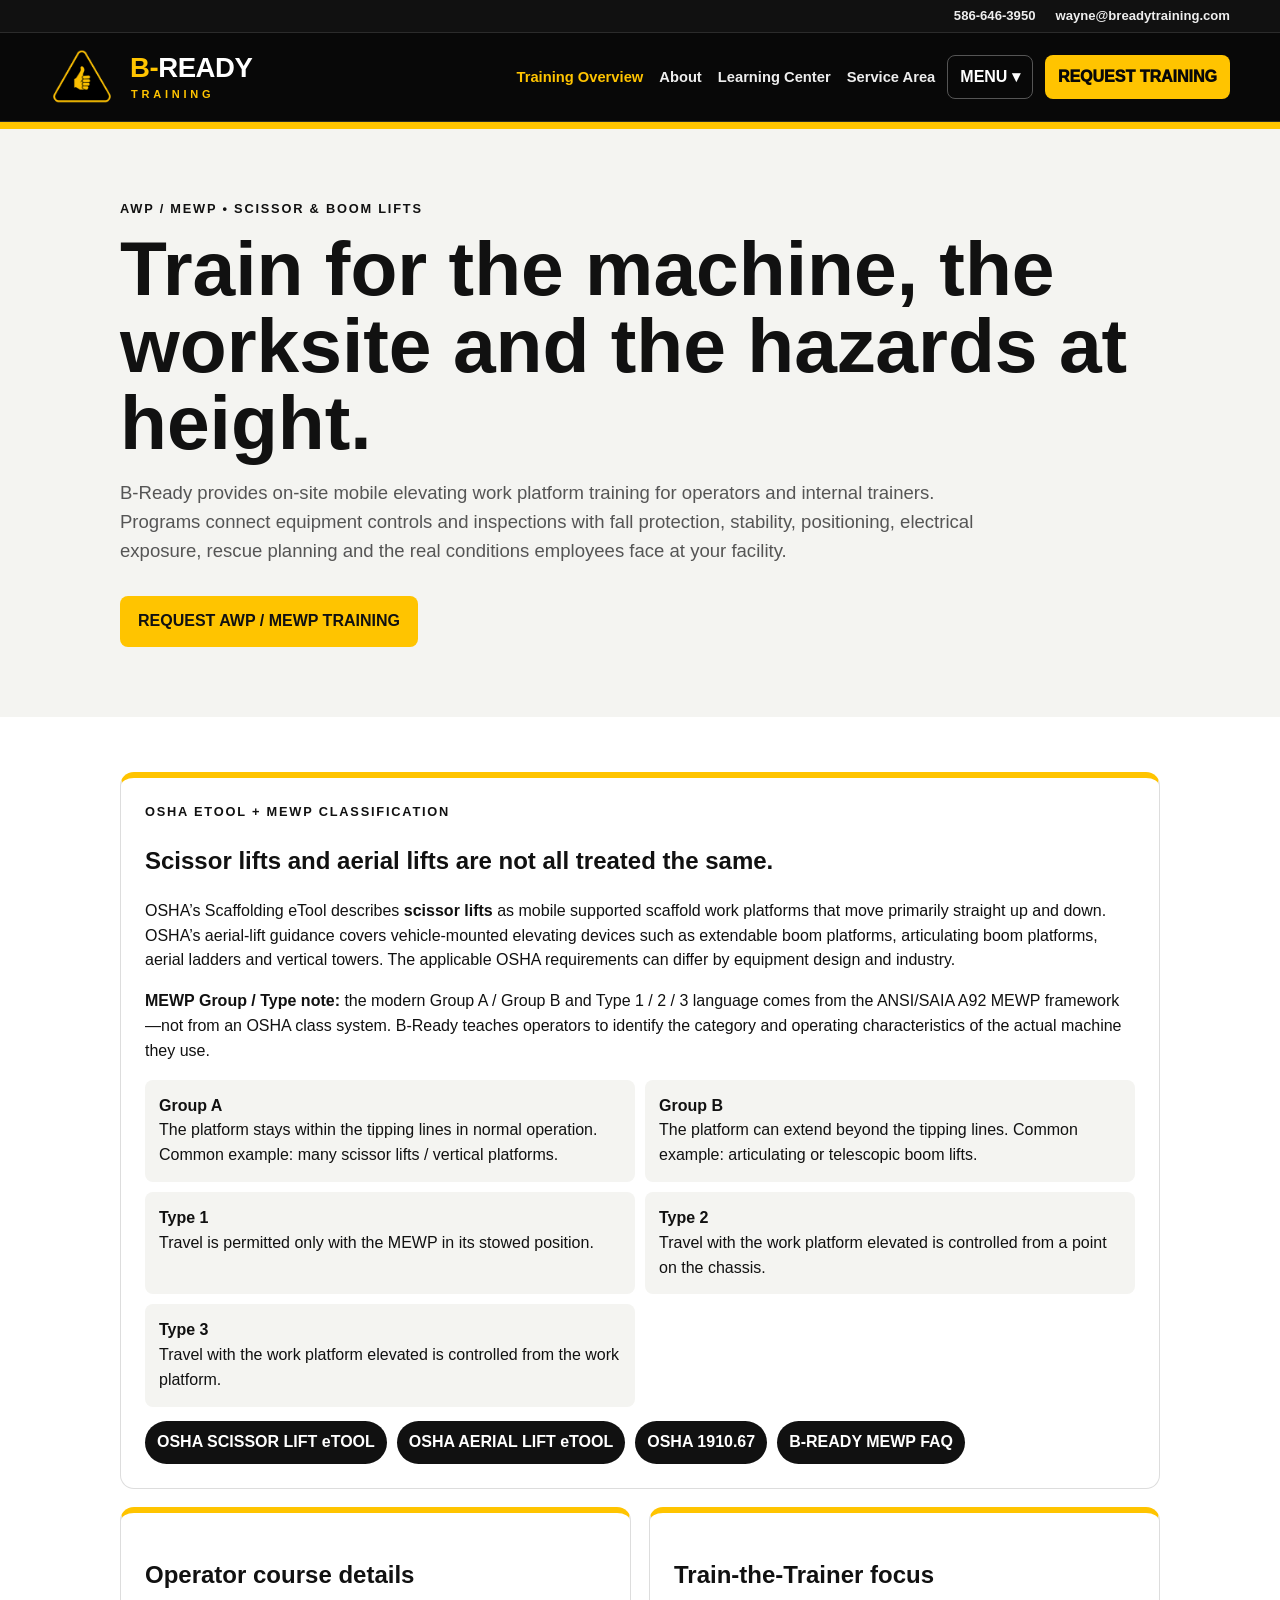
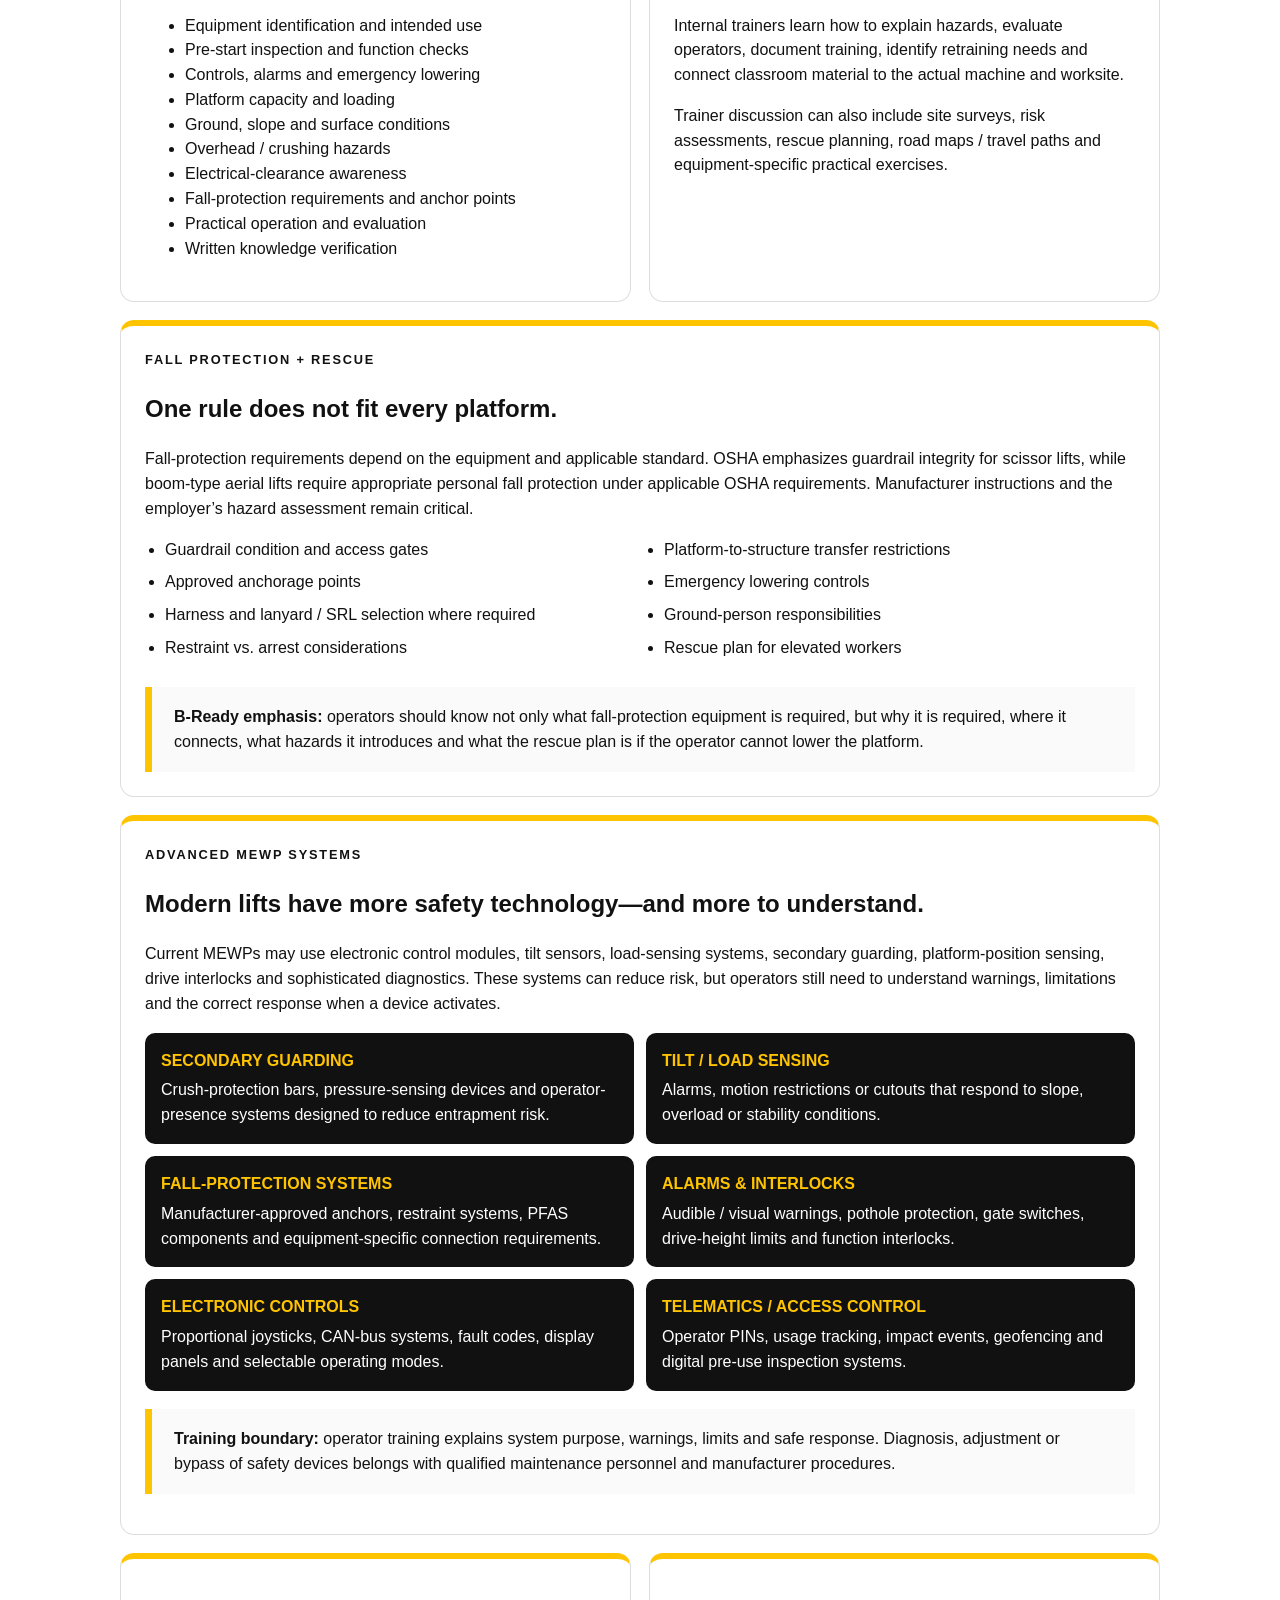
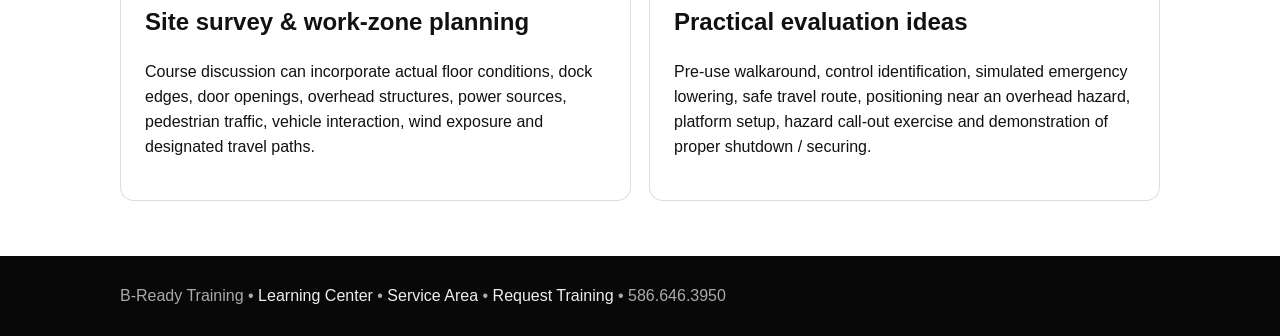
<file: awp-mewp-training.html>
<!doctype html><html lang="en"><head><meta charset="utf-8"><meta name="viewport" content="width=device-width,initial-scale=1"><title>AWP & MEWP Training Michigan | Scissor & Boom Lift | B-Ready</title><meta name="description" content="On-site AWP and MEWP operator and train-the-trainer programs across Michigan, including scissor lifts, boom lifts, ANSI MEWP groups/types, fall protection, advanced safety systems and practical evaluation."><link rel="canonical" href="https://breadytraining.com/awp-mewp-training.html"><meta name="robots" content="index,follow"><style>*{box-sizing:border-box}body{margin:0;font-family:Arial,Helvetica,sans-serif;color:#111;line-height:1.55}a{color:inherit}.wrap{width:min(1040px,calc(100% - 34px));margin:auto}header,footer{background:#080808;color:#fff}.placeholder{height:80px}.hero{background:#f4f4f1;padding:70px 0;border-top:7px solid #ffc400}.k,.tag{font-weight:900;letter-spacing:.14em;color:#111;font-size:.8rem}h1{font-size:clamp(2.8rem,6vw,5rem);line-height:1;margin:.15em 0}.lead{font-size:1.16rem;color:#555;max-width:860px}.grid{display:grid;grid-template-columns:1fr 1fr;gap:18px;padding:55px 0}.card{border:1px solid #ddd;border-top:6px solid #ffc400;border-radius:14px;padding:24px;background:#fff}.wide{grid-column:1/-1}.btn{display:inline-block;background:#ffc400;text-decoration:none;font-weight:900;padding:13px 18px;border-radius:8px;margin-top:12px}.types{display:grid;grid-template-columns:repeat(2,1fr);gap:10px}.type{background:#f4f4f1;padding:14px;border-radius:8px}.note{border-left:7px solid #ffc400;padding:18px 22px;background:#fafafa;margin-top:18px}.links{display:flex;flex-wrap:wrap;gap:10px;margin-top:14px}.linkpill{display:inline-block;background:#111;color:#fff!important;text-decoration:none;font-weight:800;padding:9px 12px;border-radius:999px}.checklist{columns:2;column-gap:28px;padding-left:20px}.checklist li{break-inside:avoid;margin:0 0 8px}.advanced{display:grid;grid-template-columns:repeat(2,1fr);gap:12px;margin-top:14px}.advanced div{background:#111;color:#fff;border-radius:10px;padding:16px}.advanced b{display:block;color:#ffc400;margin-bottom:5px}footer{padding:28px 0;color:#aaa}footer a{color:#eee;text-decoration:none}@media(max-width:800px){.grid,.types,.advanced{grid-template-columns:1fr}.wide{grid-column:auto}.checklist{columns:1}}@media(max-width:520px){.wrap{width:min(100% - 24px,1040px)}}</style></head><body><header><div class="placeholder"></div></header><main><section class="hero"><div class="wrap"><div class="k">AWP / MEWP • SCISSOR & BOOM LIFTS</div><h1>Train for the machine, the worksite and the hazards at height.</h1><p class="lead">B-Ready provides on-site mobile elevating work platform training for operators and internal trainers. Programs connect equipment controls and inspections with fall protection, stability, positioning, electrical exposure, rescue planning and the real conditions employees face at your facility.</p><a class="btn" href="request-training.html">REQUEST AWP / MEWP TRAINING</a></div></section><div class="wrap grid"><section class="card wide"><div class="tag">OSHA ETOOL + MEWP CLASSIFICATION</div><h2>Scissor lifts and aerial lifts are not all treated the same.</h2><p>OSHA’s Scaffolding eTool describes <strong>scissor lifts</strong> as mobile supported scaffold work platforms that move primarily straight up and down. OSHA’s aerial-lift guidance covers vehicle-mounted elevating devices such as extendable boom platforms, articulating boom platforms, aerial ladders and vertical towers. The applicable OSHA requirements can differ by equipment design and industry.</p><p><strong>MEWP Group / Type note:</strong> the modern Group A / Group B and Type 1 / 2 / 3 language comes from the ANSI/SAIA A92 MEWP framework—not from an OSHA class system. B-Ready teaches operators to identify the category and operating characteristics of the actual machine they use.</p><div class="types"><div class="type"><strong>Group A</strong><br>The platform stays within the tipping lines in normal operation. Common example: many scissor lifts / vertical platforms.</div><div class="type"><strong>Group B</strong><br>The platform can extend beyond the tipping lines. Common example: articulating or telescopic boom lifts.</div><div class="type"><strong>Type 1</strong><br>Travel is permitted only with the MEWP in its stowed position.</div><div class="type"><strong>Type 2</strong><br>Travel with the work platform elevated is controlled from a point on the chassis.</div><div class="type"><strong>Type 3</strong><br>Travel with the work platform elevated is controlled from the work platform.</div></div><div class="links"><a class="linkpill" href="https://www.osha.gov/etools/scaffolding/scissor-lifts" target="_blank" rel="noopener">OSHA SCISSOR LIFT eTOOL</a><a class="linkpill" href="https://www.osha.gov/etools/scaffolding/aerial-lifts" target="_blank" rel="noopener">OSHA AERIAL LIFT eTOOL</a><a class="linkpill" href="https://www.osha.gov/laws-regs/regulations/standardnumber/1910/1910.67" target="_blank" rel="noopener">OSHA 1910.67</a><a class="linkpill" href="safety-learning-hub.html#mewp-faq">B-READY MEWP FAQ</a></div></section><section class="card"><h2>Operator course details</h2><ul><li>Equipment identification and intended use</li><li>Pre-start inspection and function checks</li><li>Controls, alarms and emergency lowering</li><li>Platform capacity and loading</li><li>Ground, slope and surface conditions</li><li>Overhead / crushing hazards</li><li>Electrical-clearance awareness</li><li>Fall-protection requirements and anchor points</li><li>Practical operation and evaluation</li><li>Written knowledge verification</li></ul></section><section class="card"><h2>Train-the-Trainer focus</h2><p>Internal trainers learn how to explain hazards, evaluate operators, document training, identify retraining needs and connect classroom material to the actual machine and worksite.</p><p>Trainer discussion can also include site surveys, risk assessments, rescue planning, road maps / travel paths and equipment-specific practical exercises.</p></section><section class="card wide"><div class="tag">FALL PROTECTION + RESCUE</div><h2>One rule does not fit every platform.</h2><p>Fall-protection requirements depend on the equipment and applicable standard. OSHA emphasizes guardrail integrity for scissor lifts, while boom-type aerial lifts require appropriate personal fall protection under applicable OSHA requirements. Manufacturer instructions and the employer’s hazard assessment remain critical.</p><ul class="checklist"><li>Guardrail condition and access gates</li><li>Approved anchorage points</li><li>Harness and lanyard / SRL selection where required</li><li>Restraint vs. arrest considerations</li><li>Platform-to-structure transfer restrictions</li><li>Emergency lowering controls</li><li>Ground-person responsibilities</li><li>Rescue plan for elevated workers</li></ul><div class="note"><strong>B-Ready emphasis:</strong> operators should know not only what fall-protection equipment is required, but why it is required, where it connects, what hazards it introduces and what the rescue plan is if the operator cannot lower the platform.</div></section><section class="card wide"><div class="tag">ADVANCED MEWP SYSTEMS</div><h2>Modern lifts have more safety technology—and more to understand.</h2><p>Current MEWPs may use electronic control modules, tilt sensors, load-sensing systems, secondary guarding, platform-position sensing, drive interlocks and sophisticated diagnostics. These systems can reduce risk, but operators still need to understand warnings, limitations and the correct response when a device activates.</p><div class="advanced"><div><b>SECONDARY GUARDING</b>Crush-protection bars, pressure-sensing devices and operator-presence systems designed to reduce entrapment risk.</div><div><b>TILT / LOAD SENSING</b>Alarms, motion restrictions or cutouts that respond to slope, overload or stability conditions.</div><div><b>FALL-PROTECTION SYSTEMS</b>Manufacturer-approved anchors, restraint systems, PFAS components and equipment-specific connection requirements.</div><div><b>ALARMS & INTERLOCKS</b>Audible / visual warnings, pothole protection, gate switches, drive-height limits and function interlocks.</div><div><b>ELECTRONIC CONTROLS</b>Proportional joysticks, CAN-bus systems, fault codes, display panels and selectable operating modes.</div><div><b>TELEMATICS / ACCESS CONTROL</b>Operator PINs, usage tracking, impact events, geofencing and digital pre-use inspection systems.</div></div><p class="note"><strong>Training boundary:</strong> operator training explains system purpose, warnings, limits and safe response. Diagnosis, adjustment or bypass of safety devices belongs with qualified maintenance personnel and manufacturer procedures.</p></section><section class="card"><h2>Site survey & work-zone planning</h2><p>Course discussion can incorporate actual floor conditions, dock edges, door openings, overhead structures, power sources, pedestrian traffic, vehicle interaction, wind exposure and designated travel paths.</p></section><section class="card"><h2>Practical evaluation ideas</h2><p>Pre-use walkaround, control identification, simulated emergency lowering, safe travel route, positioning near an overhead hazard, platform setup, hazard call-out exercise and demonstration of proper shutdown / securing.</p></section></div></main><footer><div class="wrap">B-Ready Training • <a href="safety-learning-hub.html">Learning Center</a> • <a href="service-area.html">Service Area</a> • <a href="request-training.html">Request Training</a> • 586.646.3950</div></footer><script src="site-header.js" defer></script></body></html>
</file>
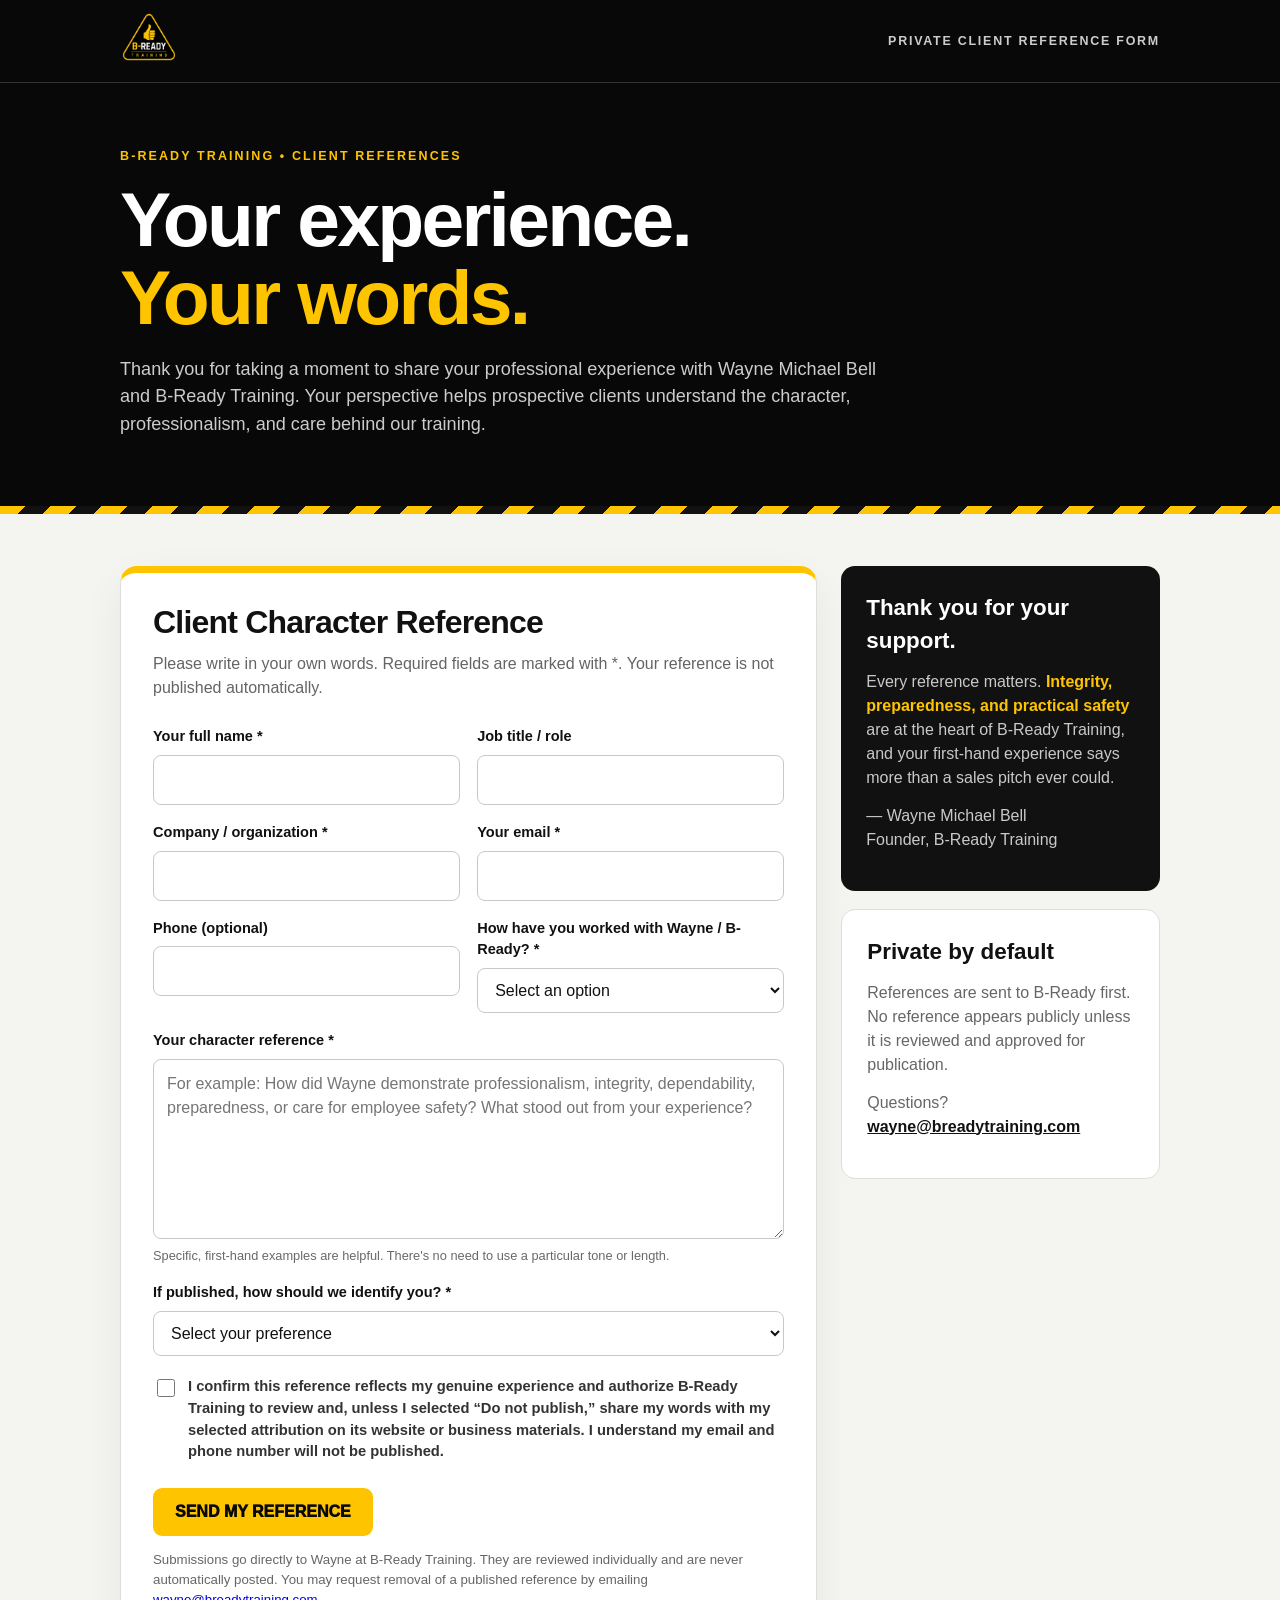
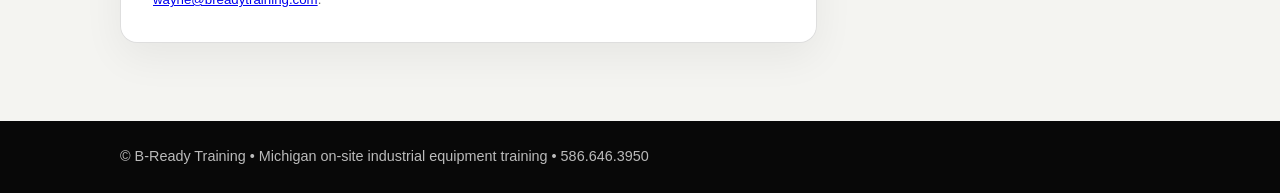
<file: client-reference.html>
<!doctype html>
<html lang="en">
<head>
<meta charset="utf-8">
<meta name="viewport" content="width=device-width,initial-scale=1">
<meta name="robots" content="noindex,nofollow">
<title>Client Character Reference | B-Ready Training</title>
<meta name="description" content="Privately submit a client character reference for B-Ready Training and Wayne Michael Bell.">
<style>
*{box-sizing:border-box}:root{--k:#080808;--y:#ffc400;--g:#f4f4f1;--line:#dedede}
body{margin:0;font-family:Arial,Helvetica,sans-serif;background:var(--g);color:#111;line-height:1.5}
.wrap{width:min(1040px,calc(100% - 36px));margin:auto}
header,footer{background:var(--k);color:#fff}header{border-bottom:1px solid #333}
.nav{min-height:82px;display:flex;align-items:center;justify-content:space-between;gap:18px}
.logo{height:58px;max-width:240px;width:auto;object-fit:contain}.nav span{font-size:.78rem;letter-spacing:.14em;color:#ccc;font-weight:800}
.hero{background:var(--k);color:#fff;padding:64px 0 68px}
.kicker{font-size:.78rem;letter-spacing:.17em;font-weight:900;color:var(--y)}
h1{font-size:clamp(2.6rem,6vw,5.1rem);line-height:1.02;letter-spacing:-.035em;margin:14px 0 20px}
.hero p{max-width:760px;color:#ccc;font-size:1.13rem;margin:0}
.stripe{height:8px;background:repeating-linear-gradient(135deg,var(--y) 0 18px,#111 18px 36px)}
main{padding:52px 0 78px}.layout{display:grid;grid-template-columns:minmax(0,1.75fr) minmax(260px,.8fr);gap:24px;align-items:start}
.panel{background:#fff;border:1px solid var(--line);border-top:7px solid var(--y);border-radius:17px;padding:32px;box-shadow:0 14px 42px rgba(0,0,0,.06)}
.panel h2{font-size:2rem;line-height:1.1;margin:0 0 12px;letter-spacing:-.025em}
.intro{margin:0 0 26px;color:#646464}.fields{display:grid;grid-template-columns:1fr 1fr;gap:17px}
.field{display:flex;flex-direction:column;gap:7px}.full{grid-column:1/-1}
label{font-size:.91rem;font-weight:800}
input,select,textarea{width:100%;font:inherit;padding:12px 13px;border:1px solid #c9c9c9;border-radius:8px;color:#111;background:#fff}
input:focus,select:focus,textarea:focus{outline:3px solid rgba(255,196,0,.24);border-color:#987700}
textarea{min-height:180px;resize:vertical}.help{font-size:.8rem;color:#696969;margin:0}
.check{display:flex;gap:10px;align-items:flex-start;margin-top:20px;color:#333;font-size:.92rem;line-height:1.48}
.check input{width:18px;height:18px;flex:0 0 18px;margin-top:3px;accent-color:#bd9200}
button{background:var(--y);color:#080808;border:0;border-radius:9px;font-weight:950;cursor:pointer;font-size:1rem;padding:15px 22px;margin-top:25px}
button:hover{background:#e7b300}.fine{font-size:.83rem;color:#666;margin:14px 0 0}
.side{display:grid;gap:18px}.side-card{background:#111;color:#fff;border-radius:14px;padding:25px}
.side-card h2{font-size:1.4rem;margin:0 0 12px}.side-card p{color:#c9c9c9;margin:0 0 14px}.side-card strong{color:var(--y)}
.side-card a{color:#fff;font-weight:800}.light{background:#fff;color:#111;border:1px solid #ddd}.light p{color:#666}
.success{display:none;margin-bottom:23px;background:#fff3c8;border-left:6px solid var(--y);padding:17px 21px;border-radius:6px;font-weight:800}
footer{padding:25px 0;color:#bbb;font-size:.9rem}
@media(max-width:800px){.layout{grid-template-columns:1fr}.side{grid-template-columns:1fr 1fr}}
@media(max-width:620px){.wrap{width:min(100% - 24px,1040px)}.nav{min-height:70px}.logo{height:46px}.nav span{display:none}.hero{padding:43px 0}.panel{padding:21px}.fields,.side{grid-template-columns:1fr}.full{grid-column:auto}}
</style>
</head>
<body>
<header><div class="wrap nav"><a href="/" aria-label="B-Ready Training home"><img class="logo" src="/bready-logo-transparent.png" alt="B-Ready Training"></a><span>PRIVATE CLIENT REFERENCE FORM</span></div></header>
<section class="hero"><div class="wrap"><div class="kicker">B-READY TRAINING • CLIENT REFERENCES</div><h1>Your experience.<br><span style="color:#ffc400">Your words.</span></h1><p>Thank you for taking a moment to share your professional experience with Wayne Michael Bell and B-Ready Training. Your perspective helps prospective clients understand the character, professionalism, and care behind our training.</p></div></section>
<div class="stripe"></div>
<main><div class="wrap"><div id="success" class="success" role="status">Thank you for sharing your reference. Your submission has been sent privately to B-Ready Training for review.</div>
<div class="layout">
<section class="panel"><h2>Client Character Reference</h2><p class="intro">Please write in your own words. Required fields are marked with *. Your reference is not published automatically.</p>
<form id="referenceForm" action="https://script.google.com/macros/s/AKfycbxm-760l3UM3esUyQVxrcgRnDhwFae-rjtA7a1gxPzQH59yHRnMmCJJpROMj8gbXQ4o/exec" method="POST">




<input type="text" name="website" style="display:none" tabindex="-1" autocomplete="off" aria-hidden="true">
<div class="fields">
<div class="field"><label for="name">Your full name *</label><input id="name" name="full_name" autocomplete="name" required maxlength="120"></div>
<div class="field"><label for="title">Job title / role</label><input id="title" name="job_title" autocomplete="organization-title" maxlength="120"></div>
<div class="field"><label for="company">Company / organization *</label><input id="company" name="company" autocomplete="organization" required maxlength="150"></div>
<div class="field"><label for="email">Your email *</label><input id="email" name="email" type="email" autocomplete="email" required maxlength="180"></div>
<div class="field"><label for="phone">Phone (optional)</label><input id="phone" name="phone" type="tel" autocomplete="tel" maxlength="40"></div>
<div class="field"><label for="relationship">How have you worked with Wayne / B-Ready? *</label><select id="relationship" name="relationship" required><option value="">Select an option</option><option>Training client</option><option>Training participant</option><option>Business partner or vendor</option><option>Professional colleague</option><option>Other professional relationship</option></select></div>
<div class="field full"><label for="experience">Your character reference *</label><textarea id="experience" name="reference" required minlength="20" maxlength="3000" placeholder="For example: How did Wayne demonstrate professionalism, integrity, dependability, preparedness, or care for employee safety? What stood out from your experience?"></textarea><p class="help">Specific, first-hand examples are helpful. There's no need to use a particular tone or length.</p></div>
<div class="field full"><label for="display">If published, how should we identify you? *</label><select id="display" name="attribution" required><option value="">Select your preference</option><option>My name, title, and company</option><option>My name and company</option><option>My first name and last initial</option><option>Anonymous</option><option>Do not publish — private feedback only</option></select></div>
</div>
<label class="check"><input type="checkbox" name="permission" value="yes" required><span>I confirm this reference reflects my genuine experience and authorize B-Ready Training to review and, unless I selected “Do not publish,” share my words with my selected attribution on its website or business materials. I understand my email and phone number will not be published.</span></label>
<button type="submit">SEND MY REFERENCE</button>
<p class="fine">Submissions go directly to Wayne at B-Ready Training. They are reviewed individually and are never automatically posted. You may request removal of a published reference by emailing <a href="mailto:wayne@breadytraining.com">wayne@breadytraining.com</a>.</p>
</form></section>
<aside class="side"><div class="side-card"><h2>Thank you for your support.</h2><p>Every reference matters. <strong>Integrity, preparedness, and practical safety</strong> are at the heart of B-Ready Training, and your first-hand experience says more than a sales pitch ever could.</p><p>— Wayne Michael Bell<br>Founder, B-Ready Training</p></div>
<div class="side-card light"><h2>Private by default</h2><p>References are sent to B-Ready first. No reference appears publicly unless it is reviewed and approved for publication.</p><p>Questions? <a style="color:#111" href="mailto:wayne@breadytraining.com">wayne@breadytraining.com</a></p></div></aside>
</div></div></main>
<footer><div class="wrap">© B-Ready Training • Michigan on-site industrial equipment training • 586.646.3950</div></footer>
<script>if(new URLSearchParams(window.location.search).get('submitted')==='1'){document.getElementById('success').style.display='block';window.scrollTo(0,0)}</script>

</body></html>
</file>
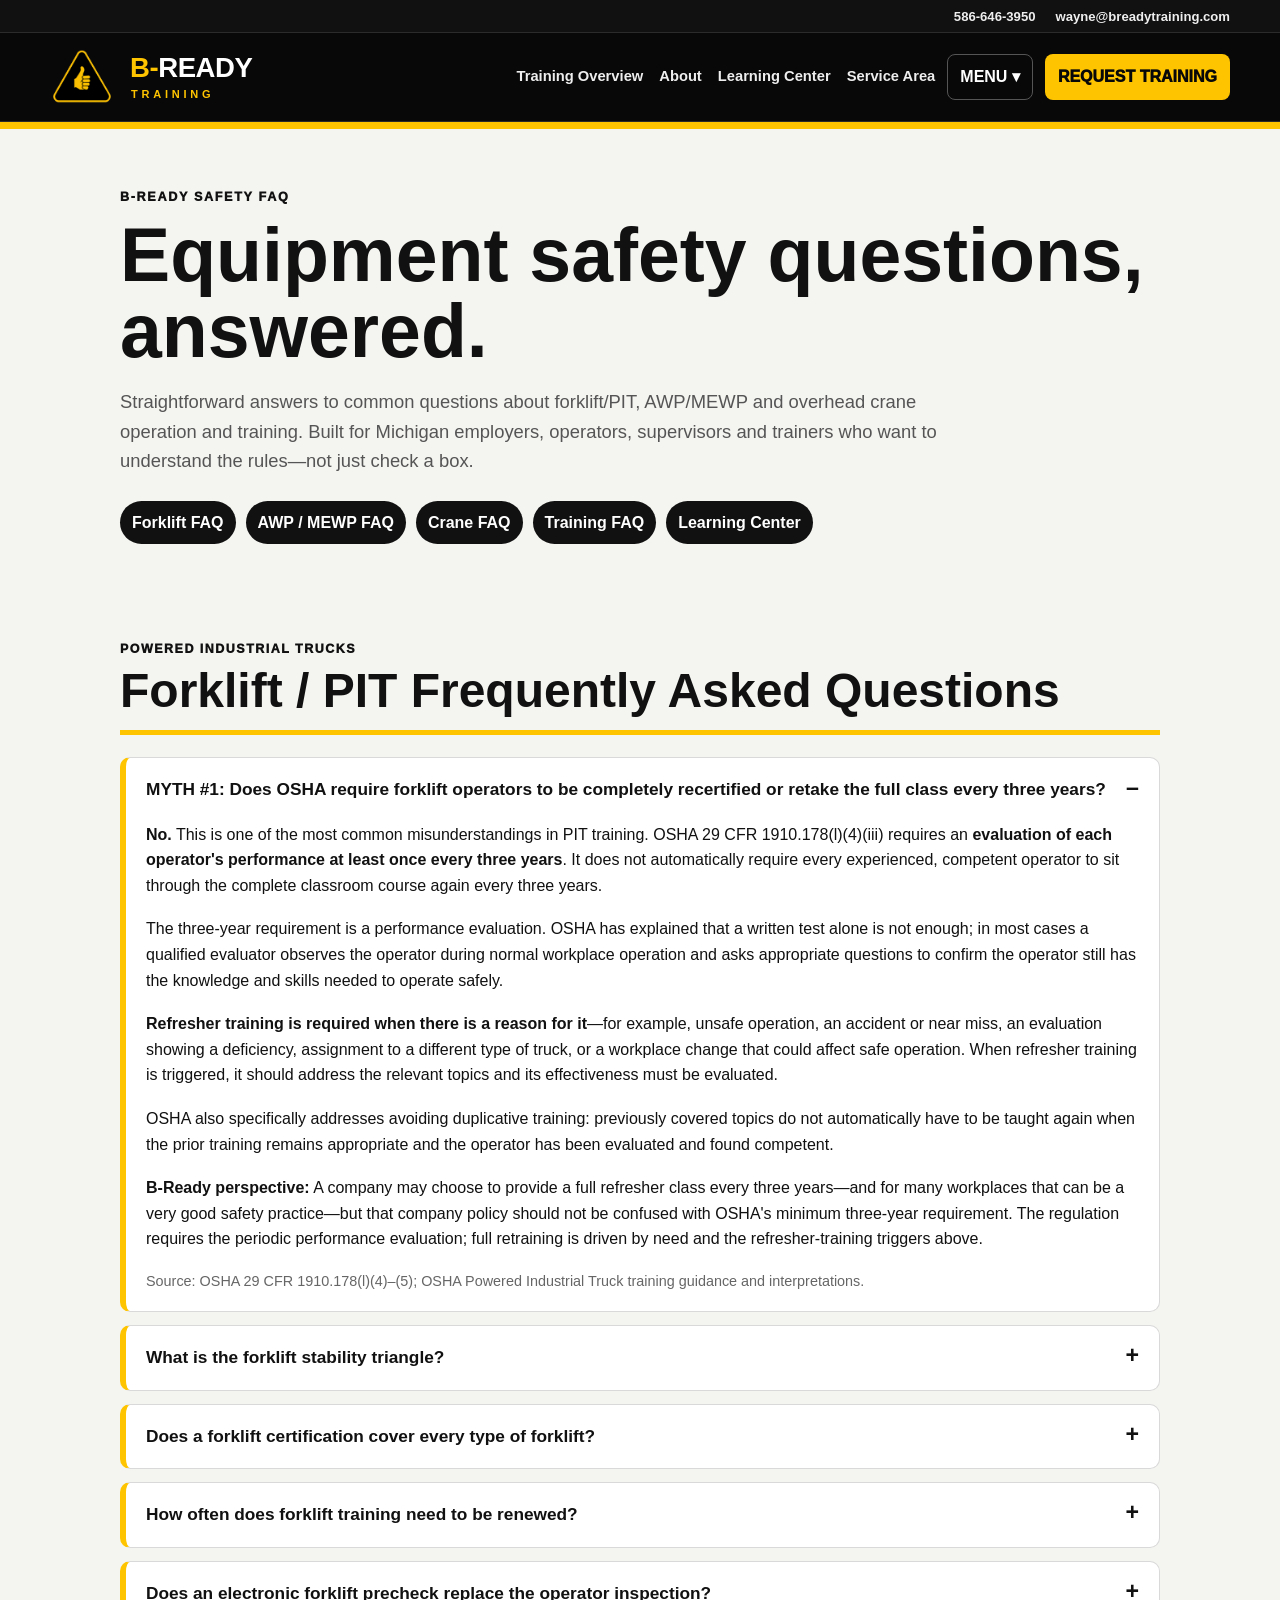
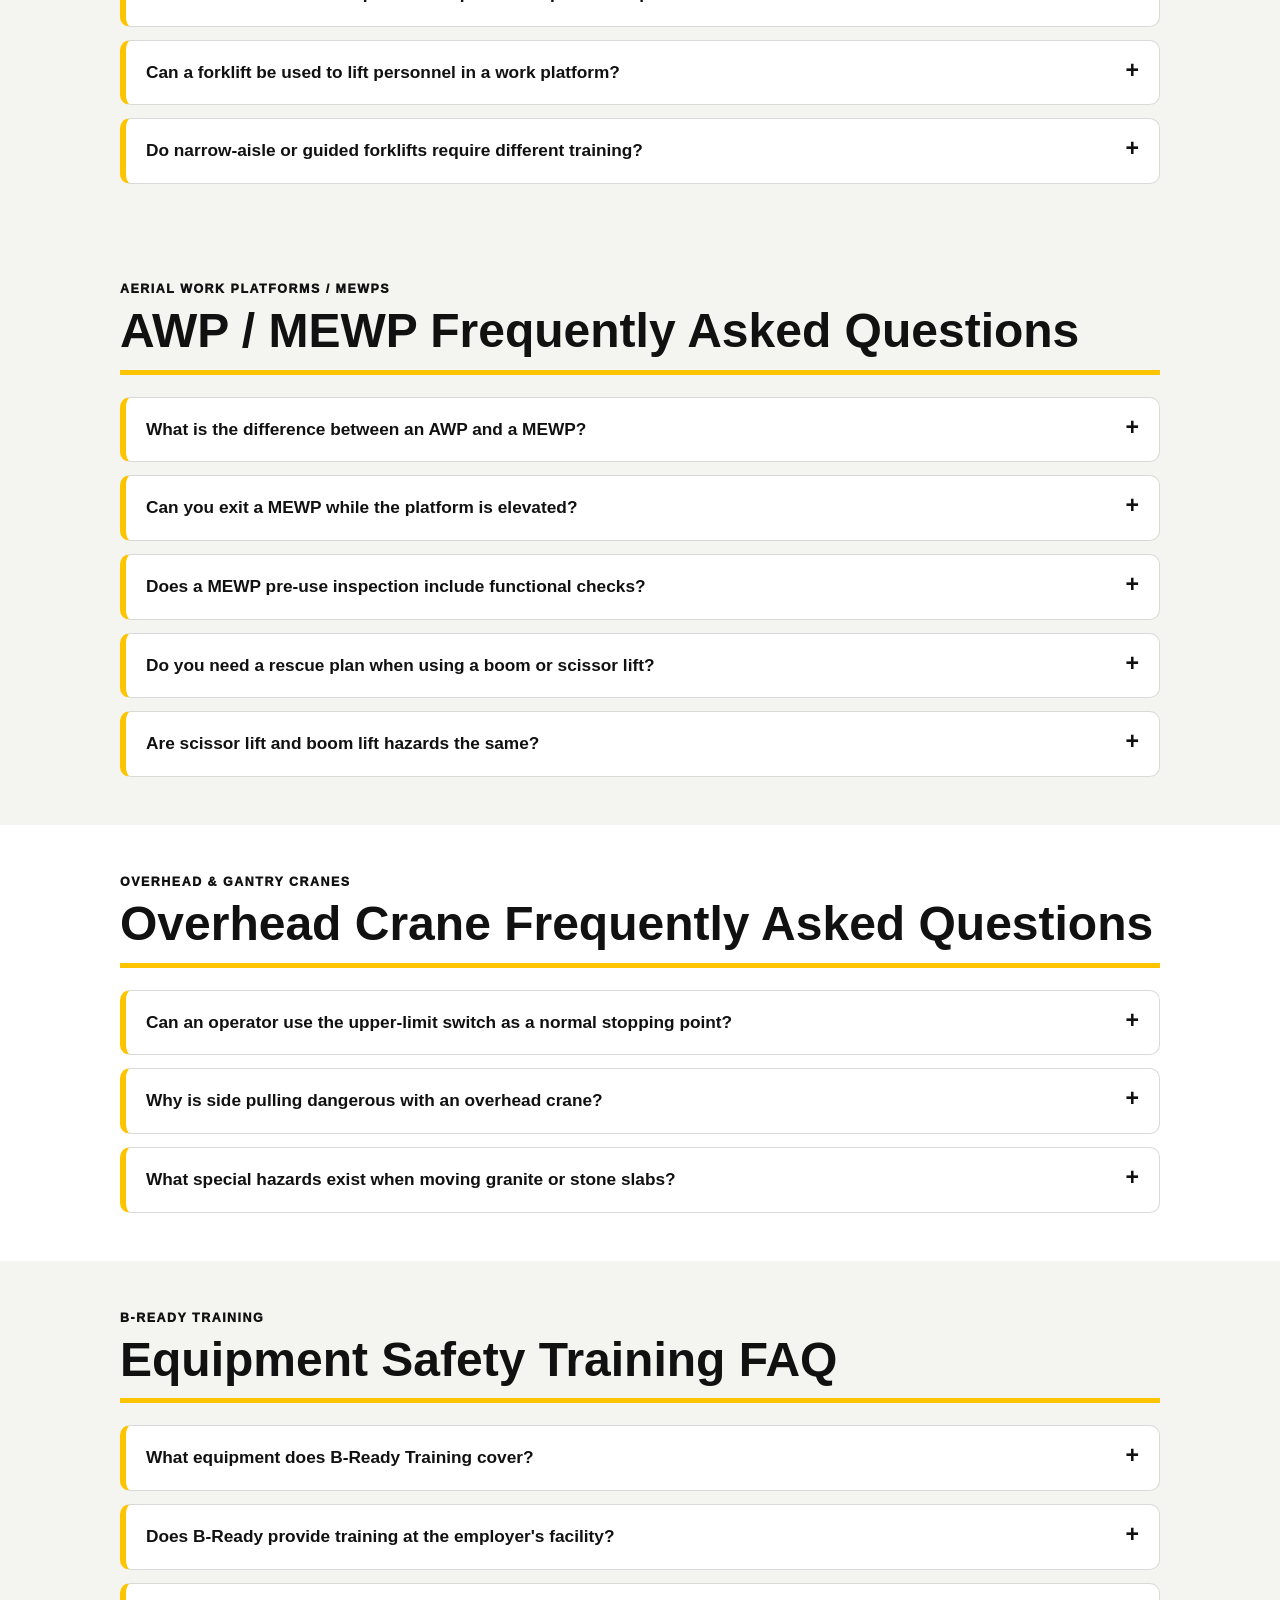
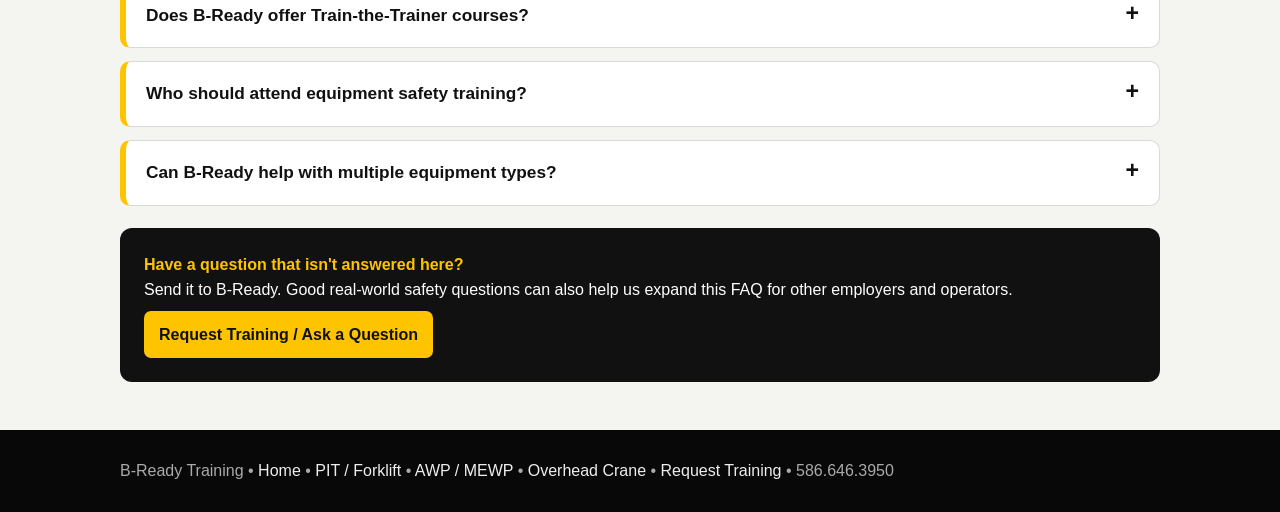
<file: faq.html>
<!doctype html><html lang="en"><head><meta charset="utf-8"><meta name="viewport" content="width=device-width,initial-scale=1"><title>Forklift, MEWP & Overhead Crane Safety FAQ | B-Ready Training</title><meta name="description" content="Answers to common forklift, MEWP and overhead crane safety training questions for Michigan employers, operators and trainers, with OSHA and industry resources."><link rel="canonical" href="https://breadytraining.com/faq.html"><style>*{box-sizing:border-box}body{margin:0;font-family:Arial,Helvetica,sans-serif;color:#111;line-height:1.6}.wrap{width:min(1040px,calc(100% - 34px));margin:auto}header,footer{background:#080808;color:#fff}header a,header a:visited,footer a,footer a:visited{color:#eee;text-decoration:none}.nav{min-height:72px;display:flex;justify-content:space-between;align-items:center;gap:14px}.brand{font-weight:950;white-space:nowrap}.brand b{color:#ffc400}.nav-right{display:flex;gap:12px;align-items:center}.quick a{margin-left:16px}.menu{position:relative}.menu summary{list-style:none;cursor:pointer;border:1px solid #555;border-radius:8px;padding:9px 12px;font-weight:900}.menu summary::-webkit-details-marker{display:none}.menu[open] summary{color:#ffc400;border-color:#ffc400}.menu-panel{position:absolute;right:0;top:46px;width:290px;background:#fff;border:1px solid #ddd;border-top:5px solid #ffc400;border-radius:10px;box-shadow:0 16px 40px rgba(0,0,0,.28);padding:8px;z-index:80}.menu-panel a,.menu-panel a:visited{display:block;color:#111!important;padding:10px 11px;border-radius:6px;font-weight:800}.menu-panel a:hover{background:#f2f2ef}.hero{background:#f4f4f1;border-top:7px solid #ffc400;padding:58px 0 48px}.eyebrow{font-weight:950;letter-spacing:.13em;font-size:.79rem}.hero h1{font-size:clamp(2.5rem,6vw,4.7rem);line-height:1;margin:.15em 0}.lead{font-size:1.15rem;color:#555;max-width:850px}.jump{display:flex;gap:10px;flex-wrap:wrap;margin-top:25px}.jump a{background:#111;color:#fff;text-decoration:none;font-weight:850;padding:9px 12px;border-radius:999px}.section{padding:48px 0;scroll-margin-top:90px}.section.alt{background:#f4f4f1}.section-title{border-bottom:5px solid #ffc400;padding-bottom:13px;margin-bottom:22px}.section-title .label{font-size:.78rem;letter-spacing:.12em;font-weight:950}.section-title h2{font-size:clamp(2rem,4vw,3rem);line-height:1.08;margin:5px 0 0}.faq{display:grid;gap:13px}.faq details{background:#fff;border:1px solid #d9d9d9;border-left:6px solid #ffc400;border-radius:10px;padding:0 20px}.faq summary{cursor:pointer;font-weight:900;font-size:1.08rem;padding:18px 30px 18px 0;position:relative;list-style:none}.faq summary::-webkit-details-marker{display:none}.faq summary:after{content:'+';position:absolute;right:0;font-size:1.45rem;line-height:1}.faq details[open] summary:after{content:'–'}.faq details p{margin:0 0 18px}.source{font-size:.9rem;color:#666}.callout{background:#111;color:#fff;border-radius:12px;padding:24px;margin-top:22px}.callout b{color:#ffc400}.links{display:grid;grid-template-columns:repeat(2,1fr);gap:18px}.card{background:#fff;border:1px solid #ddd;border-radius:14px;padding:24px}.card h3{margin-top:0}.card a{display:block;margin:10px 0;font-weight:800;color:#111}.cta{display:inline-block;background:#ffc400;color:#111!important;padding:11px 15px;border-radius:7px;text-decoration:none;font-weight:900;margin-top:8px}.awareness-grid{display:grid;grid-template-columns:minmax(0,1.2fr) minmax(280px,.8fr);gap:28px;align-items:start}.awareness-photo{width:100%;display:block;border-radius:14px;border:1px solid #ccc}.awareness-box{background:#111;color:#fff;border-radius:14px;padding:26px}.awareness-box h3{margin-top:0;color:#ffc400;font-size:1.45rem}.awareness-box ul{padding-left:20px}.awareness-box li{margin:8px 0}.awareness-note{background:#fff;border-left:6px solid #ffc400;border-radius:10px;padding:18px 20px;margin-top:20px}.awareness-note strong{display:block;margin-bottom:4px}footer{background:#080808;color:#aaa;padding:28px 0}footer a{color:#eee;text-decoration:none}@media(max-width:800px){.quick{display:none}.links,.awareness-grid{grid-template-columns:1fr}.menu-panel{position:fixed;left:12px;right:12px;top:72px;width:auto}}@media(max-width:520px){.wrap{width:min(100% - 24px,1040px)}.jump a{width:100%;border-radius:8px}.brand{font-size:.93rem}}</style><style>
.fork-case-study{margin-top:32px;padding-top:32px;border-top:1px solid #ccc}.fork-photo-pair{display:grid;grid-template-columns:3fr 2fr;gap:18px;align-items:start}.fork-photo-pair figure{margin:0}.fork-photo-frame{position:relative}.fork-photo-frame img{width:100%;height:auto;display:block;border-radius:14px;border:1px solid #ccc}.fork-photo-frame svg{position:absolute;inset:0;width:100%;height:100%;pointer-events:none}.fork-photo-pair figcaption{font-weight:900;margin-top:8px}.fork-case-study .awareness-note{margin-bottom:20px}.fork-case-study .awareness-box{margin-top:20px}@media(max-width:700px){.fork-photo-pair{grid-template-columns:1fr}}
</style><link rel="stylesheet" href="safety-statistics.css"><style>
.nb-case{margin:30px 0 38px;border:1px solid #d5d5d5;border-top:7px solid #ffc400;border-radius:14px;overflow:hidden;background:#fff}
.nb-case .nb-head{background:#101010;color:#fff;padding:22px 26px}
.nb-case .nb-head .label{font-size:.78rem;letter-spacing:.12em;color:#ffc400;font-weight:900}
.nb-case .nb-head h3{font-size:clamp(1.5rem,3.3vw,2.15rem);line-height:1.18;margin:8px 0}
.nb-case .nb-head p{margin:0;color:#ddd}
.nb-case .nb-body{padding:22px 26px}
.nb-case .nb-grid{display:grid;grid-template-columns:repeat(2,minmax(0,1fr));gap:14px}
.nb-case .nb-item{background:#f5f5f2;padding:18px;border-radius:10px;border-left:4px solid #ffc400}
.nb-case .nb-item h4{margin:0 0 7px}.nb-case .nb-item p{margin:0}
.nb-case .nb-note{background:#fff8dd;padding:18px;border-radius:9px;margin-top:18px}
.nb-case .nb-sources{font-size:.91rem;margin-top:16px;color:#444;overflow-wrap:anywhere}
.nb-case a{color:#111;text-decoration:underline;text-decoration-color:#c99a00;text-underline-offset:3px}
@media(max-width:650px){.nb-case .nb-grid{grid-template-columns:1fr}.nb-case .nb-head,.nb-case .nb-body{padding:18px}}
</style><style>.story-hub{padding:28px 0;background:#f5f5f2}.story-track{display:flex;gap:16px;overflow-x:auto;scroll-snap-type:x mandatory;scroll-padding:4px;padding:4px 4px 16px}.story-card{flex:0 0 min(82%,340px);scroll-snap-align:start;display:flex;flex-direction:column;background:white;border:1px solid #ddd;border-top:5px solid #ffc400;border-radius:12px;overflow:hidden;color:#111;text-decoration:none}.story-card img,.story-placeholder{width:100%;height:160px;object-fit:contain;background:#151515}.story-placeholder{display:grid;place-items:center;color:#ffc400;font-size:1.1rem;font-weight:800;text-align:center;padding:12px;box-sizing:border-box}.story-copy{padding:16px}.story-copy h3{margin:0 0 8px}.story-copy p{margin:0 0 12px}.story-controls{display:flex;gap:8px;align-items:center;margin:10px 0}.story-controls button{background:#111;color:white;border:0;border-radius:6px;padding:10px 16px;cursor:pointer}.hub-topics{display:flex;flex-wrap:wrap;gap:8px;margin-top:18px}.hub-topics a{padding:8px 12px;border:1px solid #aaa;border-radius:6px;color:#111;background:white}.study-links li{margin:8px 0}</style><style>section[id]{scroll-margin-top:145px}</style></head><body><header><div class="wrap nav"><a class="brand" href="/"><b>B-</b>READY TRAINING</a><div class="nav-right"><span class="quick"><a href="/">Home</a></span><details class="menu"><summary>MENU ▾</summary><div class="menu-panel"><a href="/">Home</a><a href="/#about">About Wayne</a><a href="pit-forklift-training.html">PIT / Forklift — Classes I–VII</a><a href="awp-mewp-training.html">AWP / MEWP Training</a><a href="overhead-crane-training.html">Overhead Crane Training</a><a href="train-the-trainer.html">Train-the-Trainer</a><a href="safety-learning-hub.html">Safety Learning Center</a><a href="service-area.html">Service Area</a><a href="request-training.html">Request Training / Quote</a></div></details></div></div></header><main><section class="hero"><div class="wrap"><div class="eyebrow">B-READY SAFETY FAQ</div><h1>Equipment safety questions, answered.</h1><p class="lead">Straightforward answers to common questions about forklift/PIT, AWP/MEWP and overhead crane operation and training. Built for Michigan employers, operators, supervisors and trainers who want to understand the rules—not just check a box.</p><nav class="jump"><a href="#forklift-faq">Forklift FAQ</a><a href="#mewp-faq">AWP / MEWP FAQ</a><a href="#crane-faq">Crane FAQ</a><a href="#training-faq">Training FAQ</a><a href="safety-learning-hub.html">Learning Center</a></nav></div></section><section class="section alt" id="forklift-faq"><div class="wrap"><div class="section-title"><div class="label">POWERED INDUSTRIAL TRUCKS</div><h2>Forklift / PIT Frequently Asked Questions</h2></div><div class="faq"><details open><summary>MYTH #1: Does OSHA require forklift operators to be completely recertified or retake the full class every three years?</summary><p><strong>No.</strong> This is one of the most common misunderstandings in PIT training. OSHA 29 CFR 1910.178(l)(4)(iii) requires an <strong>evaluation of each operator's performance at least once every three years</strong>. It does not automatically require every experienced, competent operator to sit through the complete classroom course again every three years.</p><p>The three-year requirement is a performance evaluation. OSHA has explained that a written test alone is not enough; in most cases a qualified evaluator observes the operator during normal workplace operation and asks appropriate questions to confirm the operator still has the knowledge and skills needed to operate safely.</p><p><strong>Refresher training is required when there is a reason for it</strong>—for example, unsafe operation, an accident or near miss, an evaluation showing a deficiency, assignment to a different type of truck, or a workplace change that could affect safe operation. When refresher training is triggered, it should address the relevant topics and its effectiveness must be evaluated.</p><p>OSHA also specifically addresses avoiding duplicative training: previously covered topics do not automatically have to be taught again when the prior training remains appropriate and the operator has been evaluated and found competent.</p><p><strong>B-Ready perspective:</strong> A company may choose to provide a full refresher class every three years—and for many workplaces that can be a very good safety practice—but that company policy should not be confused with OSHA's minimum three-year requirement. The regulation requires the periodic performance evaluation; full retraining is driven by need and the refresher-training triggers above.</p><p class="source">Source: OSHA 29 CFR 1910.178(l)(4)–(5); OSHA Powered Industrial Truck training guidance and interpretations.</p></details><details><summary>What is the forklift stability triangle?</summary><p>Many counterbalanced forklifts behave as a three-point suspension system. The two front-wheel contact points form the front of the triangle and the rear axle pivots about its center, creating the third support point. Stability depends on keeping the combined center of gravity inside that triangle.</p></details><details><summary>Does a forklift certification cover every type of forklift?</summary><p>No. Training must address the truck-related and workplace-related topics applicable to the equipment and conditions the employee actually operates. Controls, visibility, attachments and operating characteristics can differ significantly among truck types.</p></details><details><summary>How often does forklift training need to be renewed?</summary><p>OSHA does not simply require a complete forklift course to be renewed every three years. Under 1910.178(l)(4)(iii), each operator's performance must be evaluated at least once every three years. Refresher training is required when one of OSHA's specified triggers occurs, such as unsafe operation, an accident or near miss, an evaluation revealing unsafe operation, assignment to a different type of truck, or a workplace change that could affect safe operation.</p></details><details><summary>Does an electronic forklift precheck replace the operator inspection?</summary><p>No. Telematics and digital checklists can document completion and help identify trends, but operators still need to understand what they are checking, recognize defects and follow the employer and manufacturer procedure when equipment must be removed from service.</p></details><details><summary>Can a forklift be used to lift personnel in a work platform?</summary><p>This should not be treated as ordinary forklift operation. The truck, platform, securing method, capacity, safeguards and work procedure must be appropriate to the application. Start with the truck and platform manufacturer instructions and the applicable OSHA requirements before elevating personnel.</p></details><details><summary>Do narrow-aisle or guided forklifts require different training?</summary><p>Training needs to address the actual equipment being used. Wire-, rail- or laser-guided narrow-aisle trucks can change steering, positioning and travel behavior, so operators need instruction on the installed system, alarms, limitations and emergency procedures.</p></details></div></div></section><section class="section alt" id="mewp-faq"><div class="wrap"><div class="section-title"><div class="label">AERIAL WORK PLATFORMS / MEWPS</div><h2>AWP / MEWP Frequently Asked Questions</h2></div><div class="faq"><details><summary>What is the difference between an AWP and a MEWP?</summary><p>MEWP means Mobile Elevating Work Platform and is the terminology commonly used by current industry standards. Equipment includes platform types such as scissor lifts and boom-supported platforms. Training and safe operation must match the specific machine and application.</p></details><details><summary>Can you exit a MEWP while the platform is elevated?</summary><p>Do not treat elevated entry or exit as a blanket yes. It is a special-use situation that must be addressed through the applicable standard, manufacturer instructions, employer risk assessment and site procedure.</p></details><details><summary>Does a MEWP pre-use inspection include functional checks?</summary><p>Yes. A pre-use process is more than a visual walk-around. Operators should verify applicable controls, emergency functions and safety devices according to the manufacturer and employer procedure before operation.</p></details><details><summary>Do you need a rescue plan when using a boom or scissor lift?</summary><p>Emergency and rescue procedures should be understood before work begins. Operators and designated ground personnel should know the applicable emergency-lowering procedure and what to do if the platform operator cannot lower the machine normally.</p></details><details><summary>Are scissor lift and boom lift hazards the same?</summary><p>No. Their configurations and hazards differ. Fall protection, stability, positioning, slope limits and operating procedures need to match the specific equipment and manufacturer instructions.</p></details></div></div></section><section class="section" id="crane-faq"><div class="wrap"><div class="section-title"><div class="label">OVERHEAD & GANTRY CRANES</div><h2>Overhead Crane Frequently Asked Questions</h2></div><div class="faq"><details><summary>Can an operator use the upper-limit switch as a normal stopping point?</summary><p>The upper-limit device is a safeguard, not a routine operating stop. Normal lifting should be controlled with the operating control system and within the crane and hoist manufacturer's instructions.</p></details><details><summary>Why is side pulling dangerous with an overhead crane?</summary><p>Dragging or side pulling can introduce side loads, swing and unintended forces into the hoist, trolley, rigging and load. The hoist line should remain appropriately aligned with the load unless the equipment and procedure are specifically designed for another condition.</p></details><details><summary>What special hazards exist when moving granite or stone slabs?</summary><p>Stone slabs can create catastrophic crushing hazards while being separated, rigged, moved, loaded or unloaded. Personnel need to stay out of the potential fall zone, and the operation should use appropriate mechanical handling equipment, inspected racks and task-specific procedures.</p></details></div></div></section><section class="section alt" id="training-faq"><div class="wrap"><div class="section-title"><div class="label">B-READY TRAINING</div><h2>Equipment Safety Training FAQ</h2></div><div class="faq"><details><summary>What equipment does B-Ready Training cover?</summary><p>B-Ready provides operator and trainer training for powered industrial trucks (PIT/forklifts), aerial work platforms/mobile elevating work platforms (AWP/MEWP), and overhead cranes.</p></details><details><summary>Does B-Ready provide training at the employer's facility?</summary><p>Yes. B-Ready is built around mobile, workplace-focused equipment safety training so instruction can address the equipment and conditions employees actually encounter.</p></details><details><summary>Does B-Ready offer Train-the-Trainer courses?</summary><p>Yes. Train-the-Trainer options are available for PIT/forklift, AWP/MEWP and overhead crane programs.</p></details><details><summary>Who should attend equipment safety training?</summary><p>Training is intended for employees who operate the applicable equipment and for employers who need qualified trainers. The appropriate course depends on the equipment, employee responsibilities and workplace application.</p></details><details><summary>Can B-Ready help with multiple equipment types?</summary><p>Yes. Employers can request training for PIT/forklifts, AWP/MEWPs and overhead cranes based on their operation and training needs.</p></details></div><div class="callout"><b>Have a question that isn't answered here?</b><br>Send it to B-Ready. Good real-world safety questions can also help us expand this FAQ for other employers and operators.<br><a class="cta" href="request-training.html">Request Training / Ask a Question</a></div></div></section></main><footer><div class="wrap">B-Ready Training • <a href="/">Home</a> • <a href="pit-forklift-training.html">PIT / Forklift</a> • <a href="awp-mewp-training.html">AWP / MEWP</a> • <a href="overhead-crane-training.html">Overhead Crane</a> • <a href="request-training.html">Request Training</a> • 586.646.3950</div></footer><script src="site-header.js" defer></script></body></html>
</file>
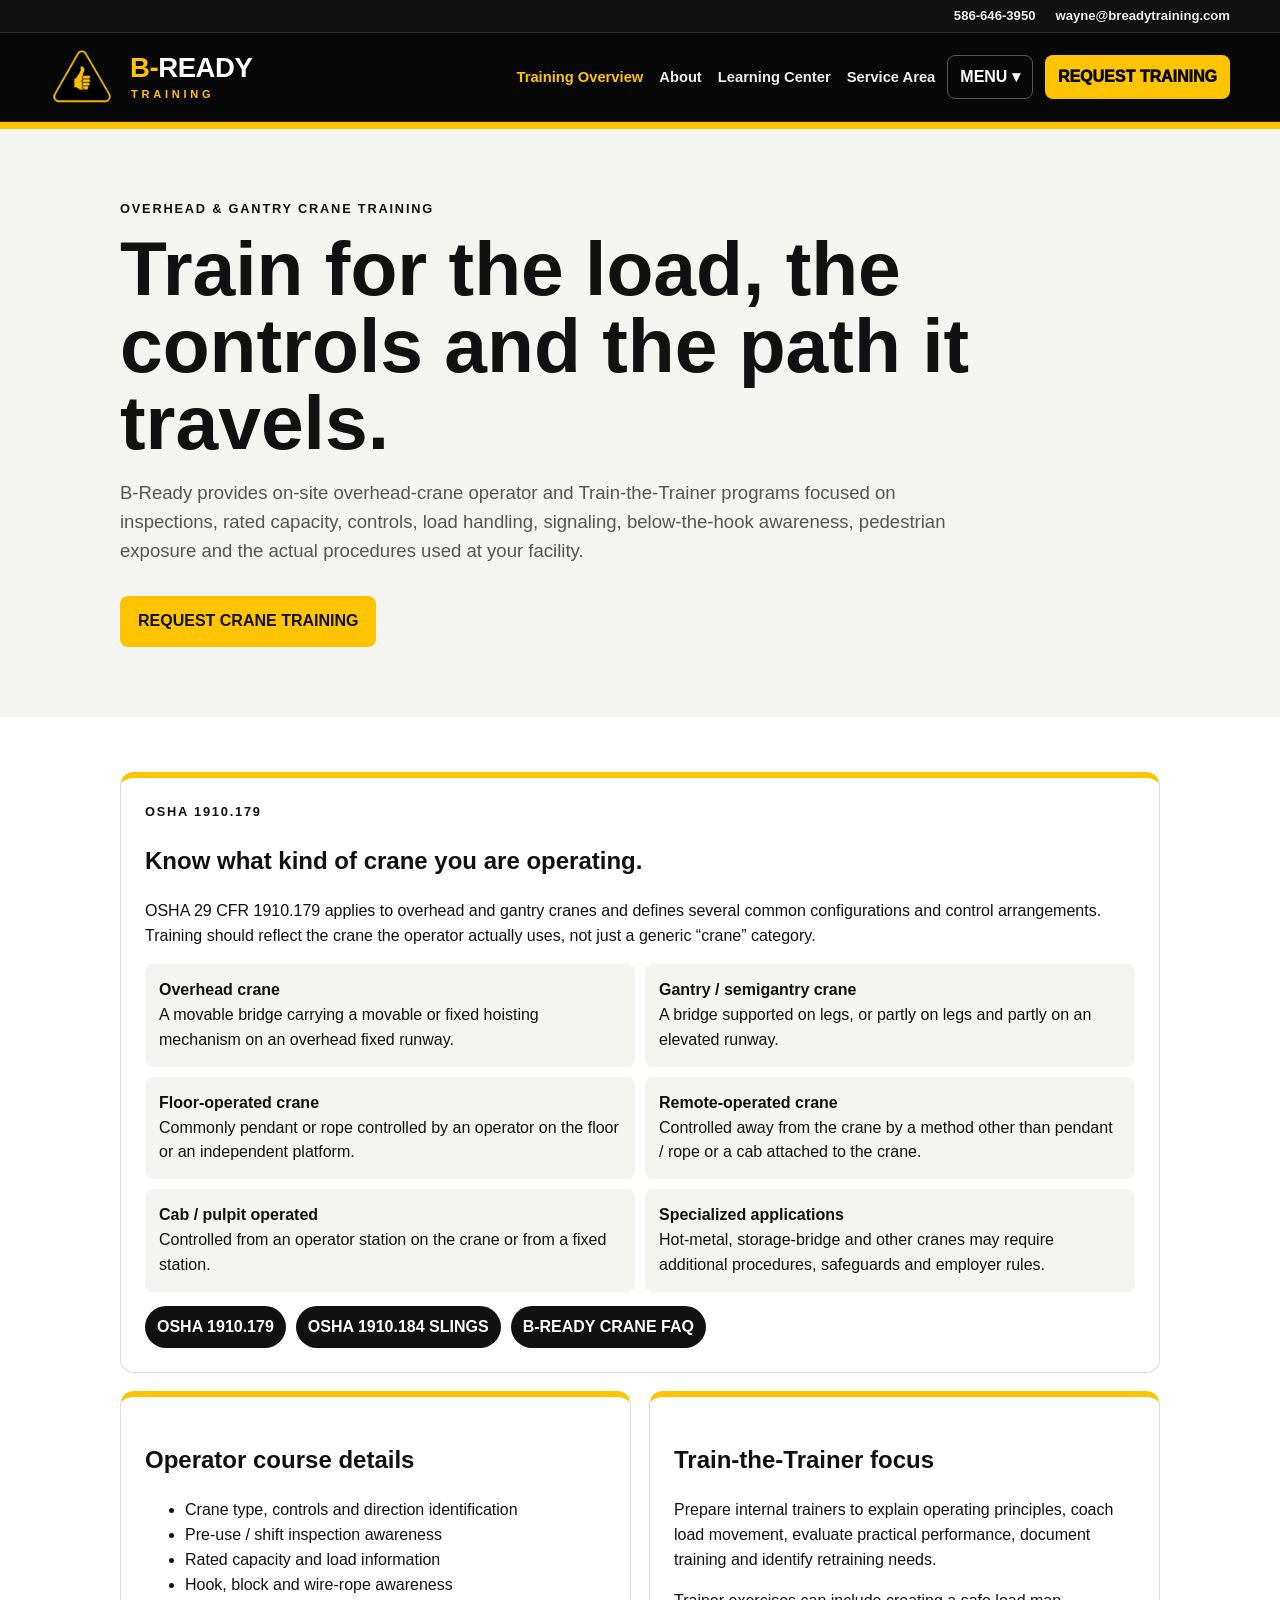
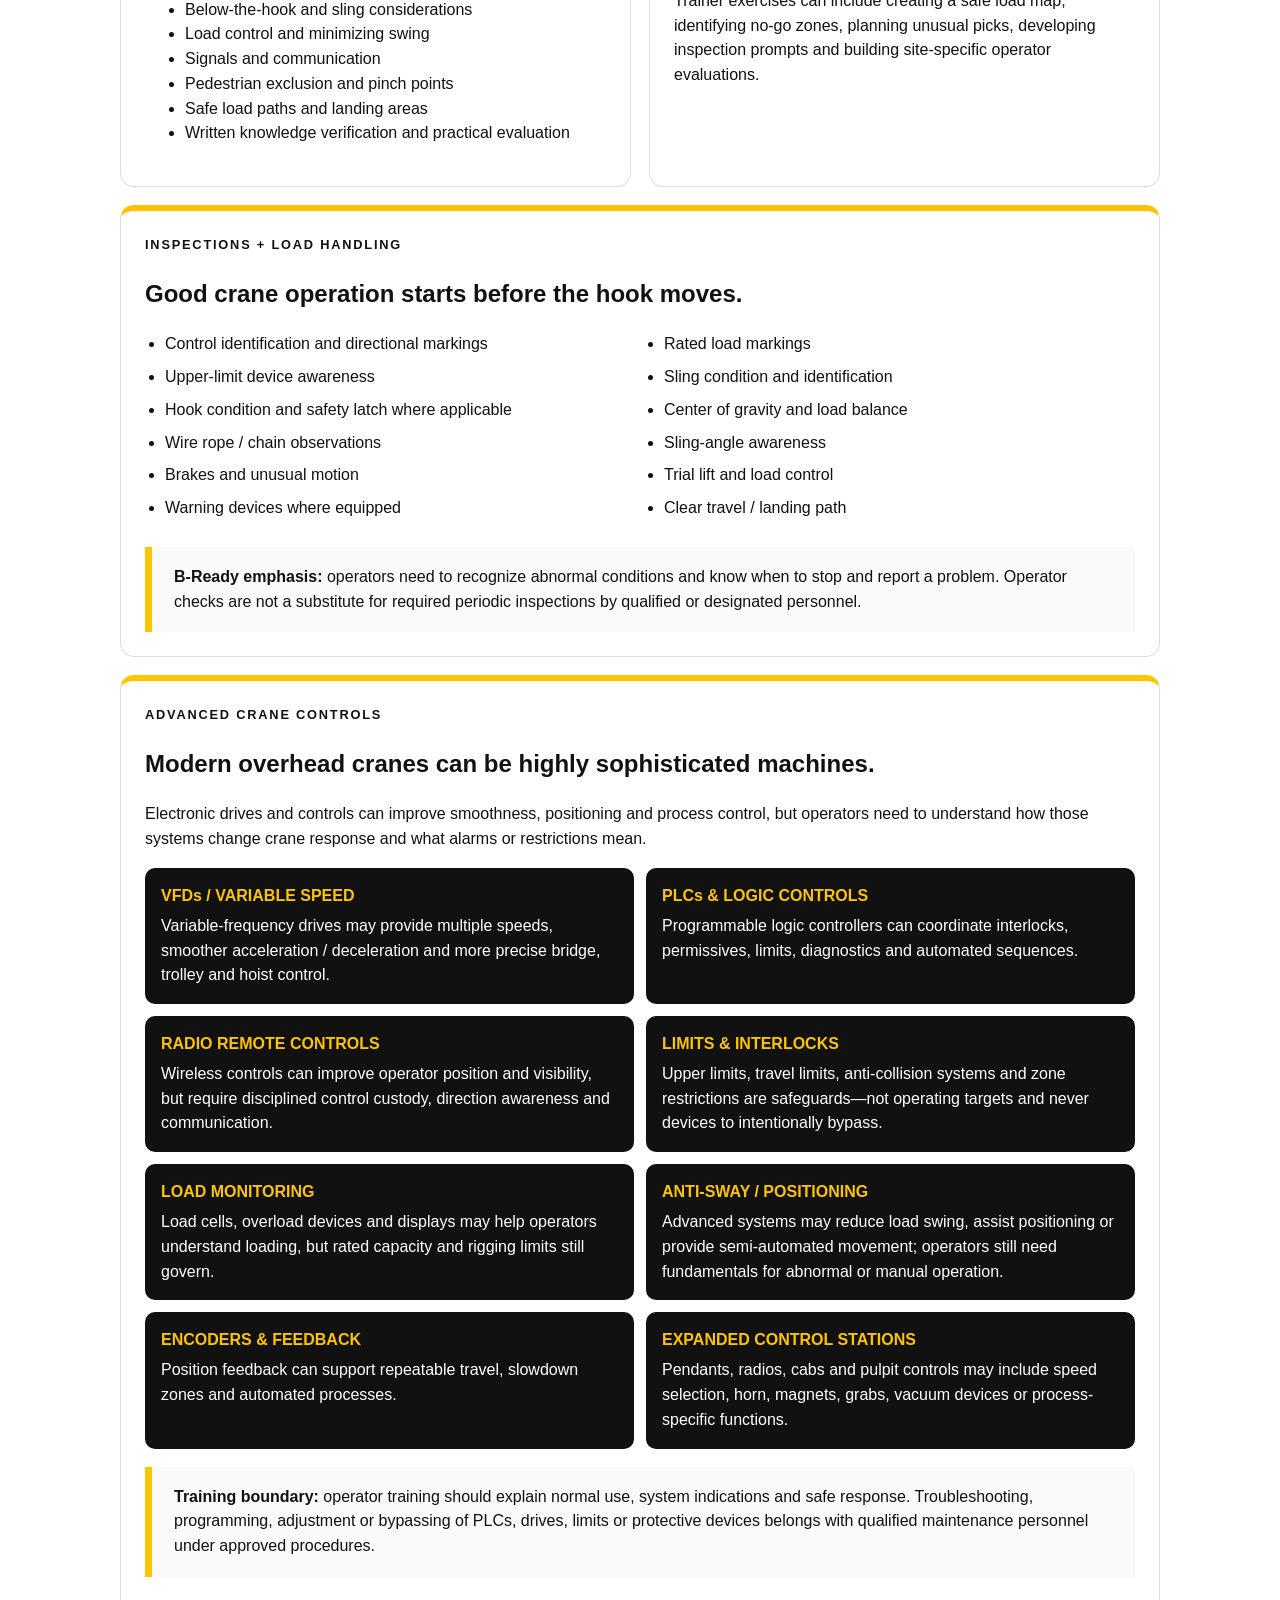
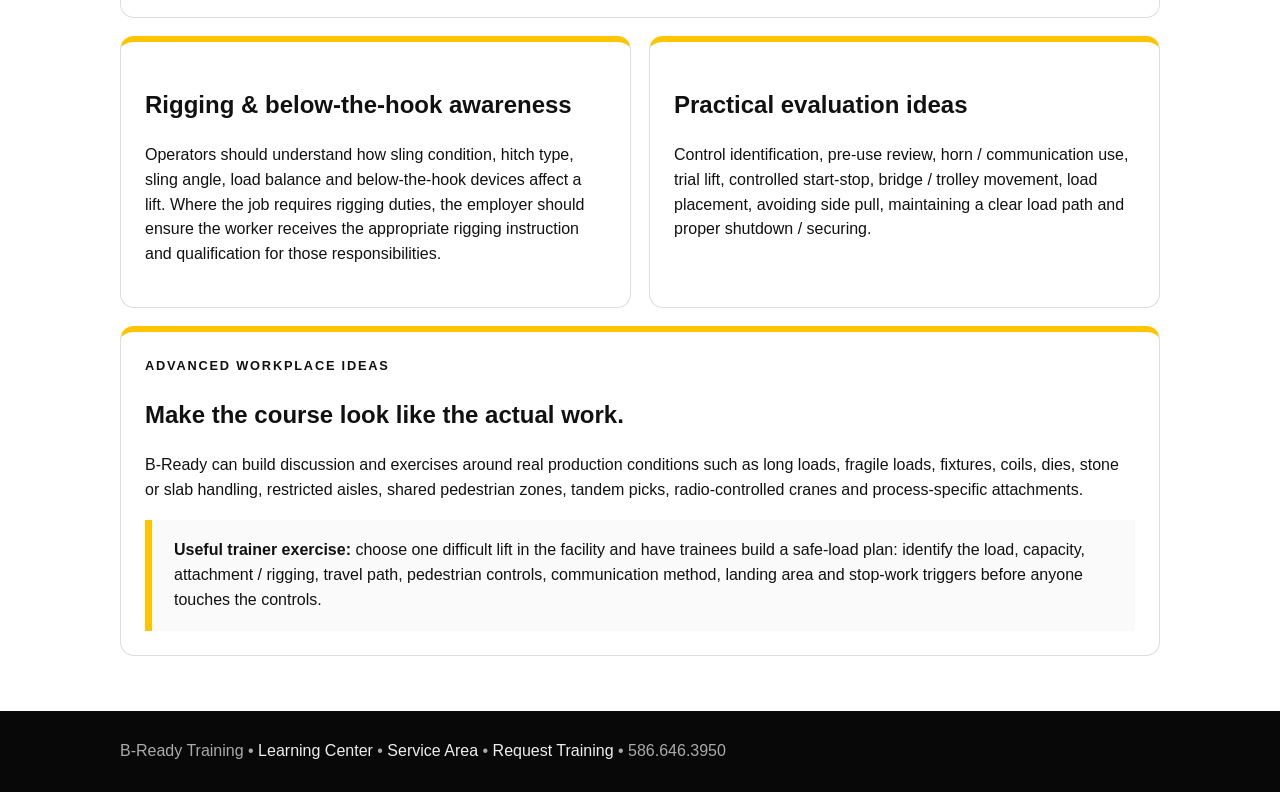
<file: overhead-crane-training.html>
<!doctype html><html lang="en"><head><meta charset="utf-8"><meta name="viewport" content="width=device-width,initial-scale=1"><title>Overhead Crane Training Michigan | Operator & Train-the-Trainer | B-Ready</title><meta name="description" content="On-site overhead and gantry crane operator and train-the-trainer programs across Michigan, including OSHA 1910.179, inspections, load control, signaling, VFDs, PLCs, radio controls and practical evaluation."><link rel="canonical" href="https://breadytraining.com/overhead-crane-training.html"><meta name="robots" content="index,follow"><style>*{box-sizing:border-box}body{margin:0;font-family:Arial,Helvetica,sans-serif;color:#111;line-height:1.55}a{color:inherit}.wrap{width:min(1040px,calc(100% - 34px));margin:auto}header,footer{background:#080808;color:#fff}.placeholder{height:80px}.hero{background:#f4f4f1;padding:70px 0;border-top:7px solid #ffc400}.k,.tag{font-weight:900;letter-spacing:.14em;color:#111;font-size:.8rem}h1{font-size:clamp(2.8rem,6vw,5rem);line-height:1;margin:.15em 0}.lead{font-size:1.16rem;color:#555;max-width:860px}.grid{display:grid;grid-template-columns:1fr 1fr;gap:18px;padding:55px 0}.card{border:1px solid #ddd;border-top:6px solid #ffc400;border-radius:14px;padding:24px;background:#fff}.wide{grid-column:1/-1}.btn{display:inline-block;background:#ffc400;text-decoration:none;font-weight:900;padding:13px 18px;border-radius:8px;margin-top:12px}.types{display:grid;grid-template-columns:repeat(2,1fr);gap:10px}.type{background:#f4f4f1;padding:14px;border-radius:8px}.note{border-left:7px solid #ffc400;padding:18px 22px;background:#fafafa;margin-top:18px}.links{display:flex;flex-wrap:wrap;gap:10px;margin-top:14px}.linkpill{display:inline-block;background:#111;color:#fff!important;text-decoration:none;font-weight:800;padding:9px 12px;border-radius:999px}.checklist{columns:2;column-gap:28px;padding-left:20px}.checklist li{break-inside:avoid;margin:0 0 8px}.advanced{display:grid;grid-template-columns:repeat(2,1fr);gap:12px;margin-top:14px}.advanced div{background:#111;color:#fff;border-radius:10px;padding:16px}.advanced b{display:block;color:#ffc400;margin-bottom:5px}footer{padding:28px 0;color:#aaa}footer a{color:#eee;text-decoration:none}@media(max-width:800px){.grid,.types,.advanced{grid-template-columns:1fr}.wide{grid-column:auto}.checklist{columns:1}}@media(max-width:520px){.wrap{width:min(100% - 24px,1040px)}}</style></head><body><header><div class="placeholder"></div></header><main><section class="hero"><div class="wrap"><div class="k">OVERHEAD & GANTRY CRANE TRAINING</div><h1>Train for the load, the controls and the path it travels.</h1><p class="lead">B-Ready provides on-site overhead-crane operator and Train-the-Trainer programs focused on inspections, rated capacity, controls, load handling, signaling, below-the-hook awareness, pedestrian exposure and the actual procedures used at your facility.</p><a class="btn" href="request-training.html">REQUEST CRANE TRAINING</a></div></section><div class="wrap grid"><section class="card wide"><div class="tag">OSHA 1910.179</div><h2>Know what kind of crane you are operating.</h2><p>OSHA 29 CFR 1910.179 applies to overhead and gantry cranes and defines several common configurations and control arrangements. Training should reflect the crane the operator actually uses, not just a generic “crane” category.</p><div class="types"><div class="type"><strong>Overhead crane</strong><br>A movable bridge carrying a movable or fixed hoisting mechanism on an overhead fixed runway.</div><div class="type"><strong>Gantry / semigantry crane</strong><br>A bridge supported on legs, or partly on legs and partly on an elevated runway.</div><div class="type"><strong>Floor-operated crane</strong><br>Commonly pendant or rope controlled by an operator on the floor or an independent platform.</div><div class="type"><strong>Remote-operated crane</strong><br>Controlled away from the crane by a method other than pendant / rope or a cab attached to the crane.</div><div class="type"><strong>Cab / pulpit operated</strong><br>Controlled from an operator station on the crane or from a fixed station.</div><div class="type"><strong>Specialized applications</strong><br>Hot-metal, storage-bridge and other cranes may require additional procedures, safeguards and employer rules.</div></div><div class="links"><a class="linkpill" href="https://www.osha.gov/laws-regs/regulations/standardnumber/1910/1910.179" target="_blank" rel="noopener">OSHA 1910.179</a><a class="linkpill" href="https://www.osha.gov/laws-regs/regulations/standardnumber/1910/1910.184" target="_blank" rel="noopener">OSHA 1910.184 SLINGS</a><a class="linkpill" href="safety-learning-hub.html#crane-faq">B-READY CRANE FAQ</a></div></section><section class="card"><h2>Operator course details</h2><ul><li>Crane type, controls and direction identification</li><li>Pre-use / shift inspection awareness</li><li>Rated capacity and load information</li><li>Hook, block and wire-rope awareness</li><li>Below-the-hook and sling considerations</li><li>Load control and minimizing swing</li><li>Signals and communication</li><li>Pedestrian exclusion and pinch points</li><li>Safe load paths and landing areas</li><li>Written knowledge verification and practical evaluation</li></ul></section><section class="card"><h2>Train-the-Trainer focus</h2><p>Prepare internal trainers to explain operating principles, coach load movement, evaluate practical performance, document training and identify retraining needs.</p><p>Trainer exercises can include creating a safe load map, identifying no-go zones, planning unusual picks, developing inspection prompts and building site-specific operator evaluations.</p></section><section class="card wide"><div class="tag">INSPECTIONS + LOAD HANDLING</div><h2>Good crane operation starts before the hook moves.</h2><ul class="checklist"><li>Control identification and directional markings</li><li>Upper-limit device awareness</li><li>Hook condition and safety latch where applicable</li><li>Wire rope / chain observations</li><li>Brakes and unusual motion</li><li>Warning devices where equipped</li><li>Rated load markings</li><li>Sling condition and identification</li><li>Center of gravity and load balance</li><li>Sling-angle awareness</li><li>Trial lift and load control</li><li>Clear travel / landing path</li></ul><div class="note"><strong>B-Ready emphasis:</strong> operators need to recognize abnormal conditions and know when to stop and report a problem. Operator checks are not a substitute for required periodic inspections by qualified or designated personnel.</div></section><section class="card wide"><div class="tag">ADVANCED CRANE CONTROLS</div><h2>Modern overhead cranes can be highly sophisticated machines.</h2><p>Electronic drives and controls can improve smoothness, positioning and process control, but operators need to understand how those systems change crane response and what alarms or restrictions mean.</p><div class="advanced"><div><b>VFDs / VARIABLE SPEED</b>Variable-frequency drives may provide multiple speeds, smoother acceleration / deceleration and more precise bridge, trolley and hoist control.</div><div><b>PLCs & LOGIC CONTROLS</b>Programmable logic controllers can coordinate interlocks, permissives, limits, diagnostics and automated sequences.</div><div><b>RADIO REMOTE CONTROLS</b>Wireless controls can improve operator position and visibility, but require disciplined control custody, direction awareness and communication.</div><div><b>LIMITS & INTERLOCKS</b>Upper limits, travel limits, anti-collision systems and zone restrictions are safeguards—not operating targets and never devices to intentionally bypass.</div><div><b>LOAD MONITORING</b>Load cells, overload devices and displays may help operators understand loading, but rated capacity and rigging limits still govern.</div><div><b>ANTI-SWAY / POSITIONING</b>Advanced systems may reduce load swing, assist positioning or provide semi-automated movement; operators still need fundamentals for abnormal or manual operation.</div><div><b>ENCODERS & FEEDBACK</b>Position feedback can support repeatable travel, slowdown zones and automated processes.</div><div><b>EXPANDED CONTROL STATIONS</b>Pendants, radios, cabs and pulpit controls may include speed selection, horn, magnets, grabs, vacuum devices or process-specific functions.</div></div><p class="note"><strong>Training boundary:</strong> operator training should explain normal use, system indications and safe response. Troubleshooting, programming, adjustment or bypassing of PLCs, drives, limits or protective devices belongs with qualified maintenance personnel under approved procedures.</p></section><section class="card"><h2>Rigging & below-the-hook awareness</h2><p>Operators should understand how sling condition, hitch type, sling angle, load balance and below-the-hook devices affect a lift. Where the job requires rigging duties, the employer should ensure the worker receives the appropriate rigging instruction and qualification for those responsibilities.</p></section><section class="card"><h2>Practical evaluation ideas</h2><p>Control identification, pre-use review, horn / communication use, trial lift, controlled start-stop, bridge / trolley movement, load placement, avoiding side pull, maintaining a clear load path and proper shutdown / securing.</p></section><section class="card wide"><div class="tag">ADVANCED WORKPLACE IDEAS</div><h2>Make the course look like the actual work.</h2><p>B-Ready can build discussion and exercises around real production conditions such as long loads, fragile loads, fixtures, coils, dies, stone or slab handling, restricted aisles, shared pedestrian zones, tandem picks, radio-controlled cranes and process-specific attachments.</p><div class="note"><strong>Useful trainer exercise:</strong> choose one difficult lift in the facility and have trainees build a safe-load plan: identify the load, capacity, attachment / rigging, travel path, pedestrian controls, communication method, landing area and stop-work triggers before anyone touches the controls.</div></section></div></main><footer><div class="wrap">B-Ready Training • <a href="safety-learning-hub.html">Learning Center</a> • <a href="service-area.html">Service Area</a> • <a href="request-training.html">Request Training</a> • 586.646.3950</div></footer><script src="site-header.js" defer></script></body></html>
</file>
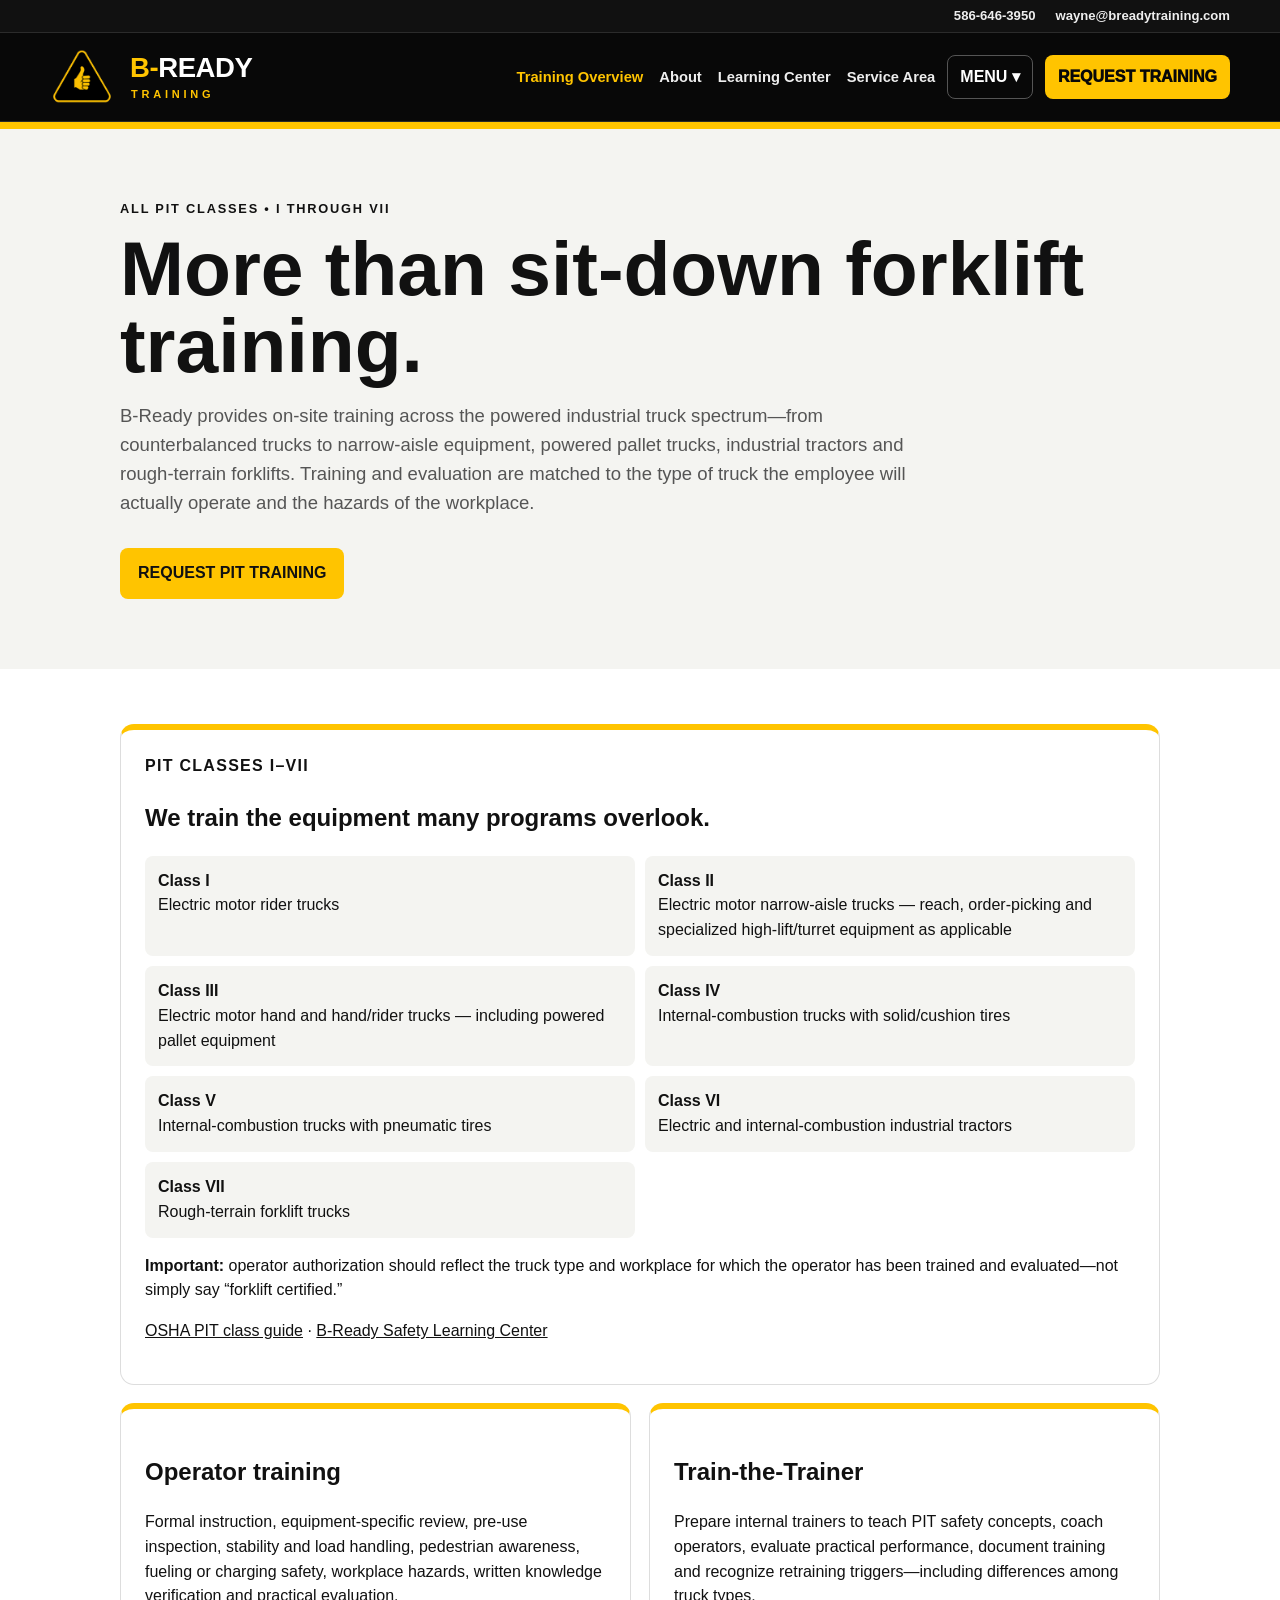
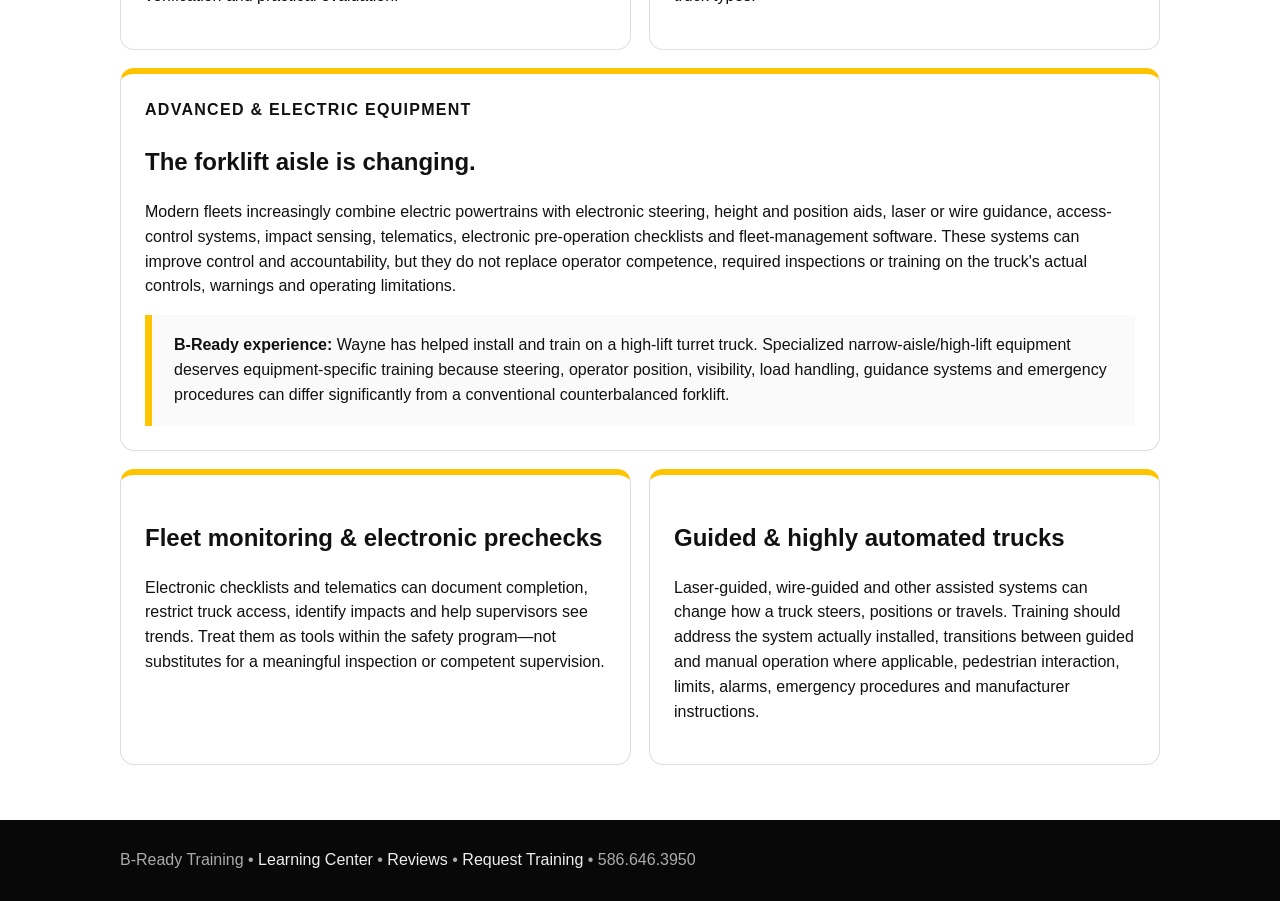
<file: pit-forklift-training.html>
<!doctype html><html lang="en"><head><meta charset="utf-8"><meta name="viewport" content="width=device-width,initial-scale=1"><title>All Forklift Classes Training Macomb County MI | PIT Classes I-VII | B-Ready</title><meta name="description" content="On-site powered industrial truck training for Classes I-VII in Macomb County and Southeast Michigan, including narrow-aisle, reach, order picker, pallet, tractor, rough-terrain and high-lift turret trucks."><link rel="canonical" href="https://breadytraining.com/pit-forklift-training.html"><meta name="robots" content="index,follow"><style>*{box-sizing:border-box}body{margin:0;font-family:Arial,Helvetica,sans-serif;color:#111;line-height:1.55}a{color:inherit}.wrap{width:min(1040px,calc(100% - 34px));margin:auto}header,footer{background:#080808;color:#fff}header a,header a:visited,footer a,footer a:visited{color:#eee;text-decoration:none}.nav{min-height:72px;display:flex;justify-content:space-between;align-items:center;gap:14px}.brand{font-weight:950;white-space:nowrap}.brand b{color:#ffc400}.nav-right{display:flex;gap:12px;align-items:center}.quick a{margin-left:16px}.menu{position:relative}.menu summary{list-style:none;cursor:pointer;border:1px solid #555;border-radius:8px;padding:9px 12px;font-weight:900}.menu summary::-webkit-details-marker{display:none}.menu[open] summary{color:#ffc400;border-color:#ffc400}.menu-panel{position:absolute;right:0;top:46px;width:290px;background:#fff;border:1px solid #ddd;border-top:5px solid #ffc400;border-radius:10px;box-shadow:0 16px 40px rgba(0,0,0,.28);padding:8px;z-index:80}.menu-panel a,.menu-panel a:visited{display:block;color:#111!important;padding:10px 11px;border-radius:6px;font-weight:800}.menu-panel a:hover{background:#f2f2ef}.hero{background:#f4f4f1;padding:70px 0;border-top:7px solid #ffc400}.k{font-weight:900;letter-spacing:.14em;color:#111;font-size:.8rem}h1{font-size:clamp(2.8rem,6vw,5rem);line-height:1;margin:.15em 0}.lead{font-size:1.16rem;color:#555;max-width:820px}.grid{display:grid;grid-template-columns:1fr 1fr;gap:18px;padding:55px 0}.card{border:1px solid #ddd;border-top:6px solid #ffc400;border-radius:14px;padding:24px}.wide{grid-column:1/-1}.price{font-size:2.7rem;font-weight:950}.btn{display:inline-block;background:#ffc400;text-decoration:none;font-weight:900;padding:13px 18px;border-radius:8px;margin-top:12px}.classes{display:grid;grid-template-columns:repeat(2,1fr);gap:10px}.class{background:#f4f4f1;padding:13px;border-radius:8px}.note{border-left:7px solid #ffc400;padding:18px 22px;background:#fafafa}.tag{font-weight:900;color:#111;letter-spacing:.08em}footer{padding:28px 0;color:#aaa}@media(max-width:800px){.quick{display:none}.grid,.classes{grid-template-columns:1fr}.wide{grid-column:auto}.menu-panel{position:fixed;left:12px;right:12px;top:72px;width:auto}}@media(max-width:520px){.wrap{width:min(100% - 24px,1040px)}.brand{font-size:.93rem}}</style><script type="application/ld+json">{"@context":"https://schema.org","@type":"Service","name":"Powered Industrial Truck Training - Classes I through VII","provider":{"@type":"Organization","name":"B-Ready Training","url":"https://breadytraining.com/"},"areaServed":["Macomb County, Michigan","Southeast Michigan"],"serviceType":"Forklift and powered industrial truck operator training and train-the-trainer for PIT Classes I through VII"}</script></head><body><header><div class="wrap nav"><a class="brand" href="/"><b>B-</b>READY TRAINING</a><div class="nav-right"><span class="quick"><a href="safety-learning-hub.html">Learning Center</a></span><details class="menu"><summary>MENU ▾</summary><div class="menu-panel"><a href="/">Home</a><a href="pit-forklift-training.html">PIT / Forklift — Classes I–VII</a><a href="awp-mewp-training.html">AWP / MEWP Training</a><a href="overhead-crane-training.html">Overhead Crane Training</a><a href="train-the-trainer.html">Train-the-Trainer</a><a href="safety-learning-hub.html">Safety Learning Center</a><a href="reviews.html">Customer Reviews</a><a href="service-area.html">Service Area</a><a href="request-training.html">Request Training / Quote</a></div></details></div></div></header><main><section class="hero"><div class="wrap"><div class="k">ALL PIT CLASSES • I THROUGH VII</div><h1>More than sit-down forklift training.</h1><p class="lead">B-Ready provides on-site training across the powered industrial truck spectrum—from counterbalanced trucks to narrow-aisle equipment, powered pallet trucks, industrial tractors and rough-terrain forklifts. Training and evaluation are matched to the type of truck the employee will actually operate and the hazards of the workplace.</p><a class="btn" href="request-training.html">REQUEST PIT TRAINING</a></div></section><div class="wrap grid"><section class="card wide"><div class="tag">PIT CLASSES I–VII</div><h2>We train the equipment many programs overlook.</h2><div class="classes"><div class="class"><strong>Class I</strong><br>Electric motor rider trucks</div><div class="class"><strong>Class II</strong><br>Electric motor narrow-aisle trucks — reach, order-picking and specialized high-lift/turret equipment as applicable</div><div class="class"><strong>Class III</strong><br>Electric motor hand and hand/rider trucks — including powered pallet equipment</div><div class="class"><strong>Class IV</strong><br>Internal-combustion trucks with solid/cushion tires</div><div class="class"><strong>Class V</strong><br>Internal-combustion trucks with pneumatic tires</div><div class="class"><strong>Class VI</strong><br>Electric and internal-combustion industrial tractors</div><div class="class"><strong>Class VII</strong><br>Rough-terrain forklift trucks</div></div><p><strong>Important:</strong> operator authorization should reflect the truck type and workplace for which the operator has been trained and evaluated—not simply say “forklift certified.”</p><p><a href="https://www.osha.gov/etools/powered-industrial-trucks/types-fundamentals/types/classes" rel="noopener">OSHA PIT class guide</a> · <a href="safety-learning-hub.html">B-Ready Safety Learning Center</a></p></section><section class="card"><h2>Operator training</h2><p>Formal instruction, equipment-specific review, pre-use inspection, stability and load handling, pedestrian awareness, fueling or charging safety, workplace hazards, written knowledge verification and practical evaluation.</p></section><section class="card"><h2>Train-the-Trainer</h2><p>Prepare internal trainers to teach PIT safety concepts, coach operators, evaluate practical performance, document training and recognize retraining triggers—including differences among truck types.</p></section><section class="card wide"><div class="tag">ADVANCED & ELECTRIC EQUIPMENT</div><h2>The forklift aisle is changing.</h2><p>Modern fleets increasingly combine electric powertrains with electronic steering, height and position aids, laser or wire guidance, access-control systems, impact sensing, telematics, electronic pre-operation checklists and fleet-management software. These systems can improve control and accountability, but they do not replace operator competence, required inspections or training on the truck's actual controls, warnings and operating limitations.</p><div class="note"><strong>B-Ready experience:</strong> Wayne has helped install and train on a high-lift turret truck. Specialized narrow-aisle/high-lift equipment deserves equipment-specific training because steering, operator position, visibility, load handling, guidance systems and emergency procedures can differ significantly from a conventional counterbalanced forklift.</div></section><section class="card"><h2>Fleet monitoring & electronic prechecks</h2><p>Electronic checklists and telematics can document completion, restrict truck access, identify impacts and help supervisors see trends. Treat them as tools within the safety program—not substitutes for a meaningful inspection or competent supervision.</p></section><section class="card"><h2>Guided & highly automated trucks</h2><p>Laser-guided, wire-guided and other assisted systems can change how a truck steers, positions or travels. Training should address the system actually installed, transitions between guided and manual operation where applicable, pedestrian interaction, limits, alarms, emergency procedures and manufacturer instructions.</p></section></div></main><footer><div class="wrap">B-Ready Training • <a href="safety-learning-hub.html">Learning Center</a> • <a href="reviews.html">Reviews</a> • <a href="request-training.html">Request Training</a> • 586.646.3950</div></footer><script src="site-header.js" defer></script></body></html>
</file>
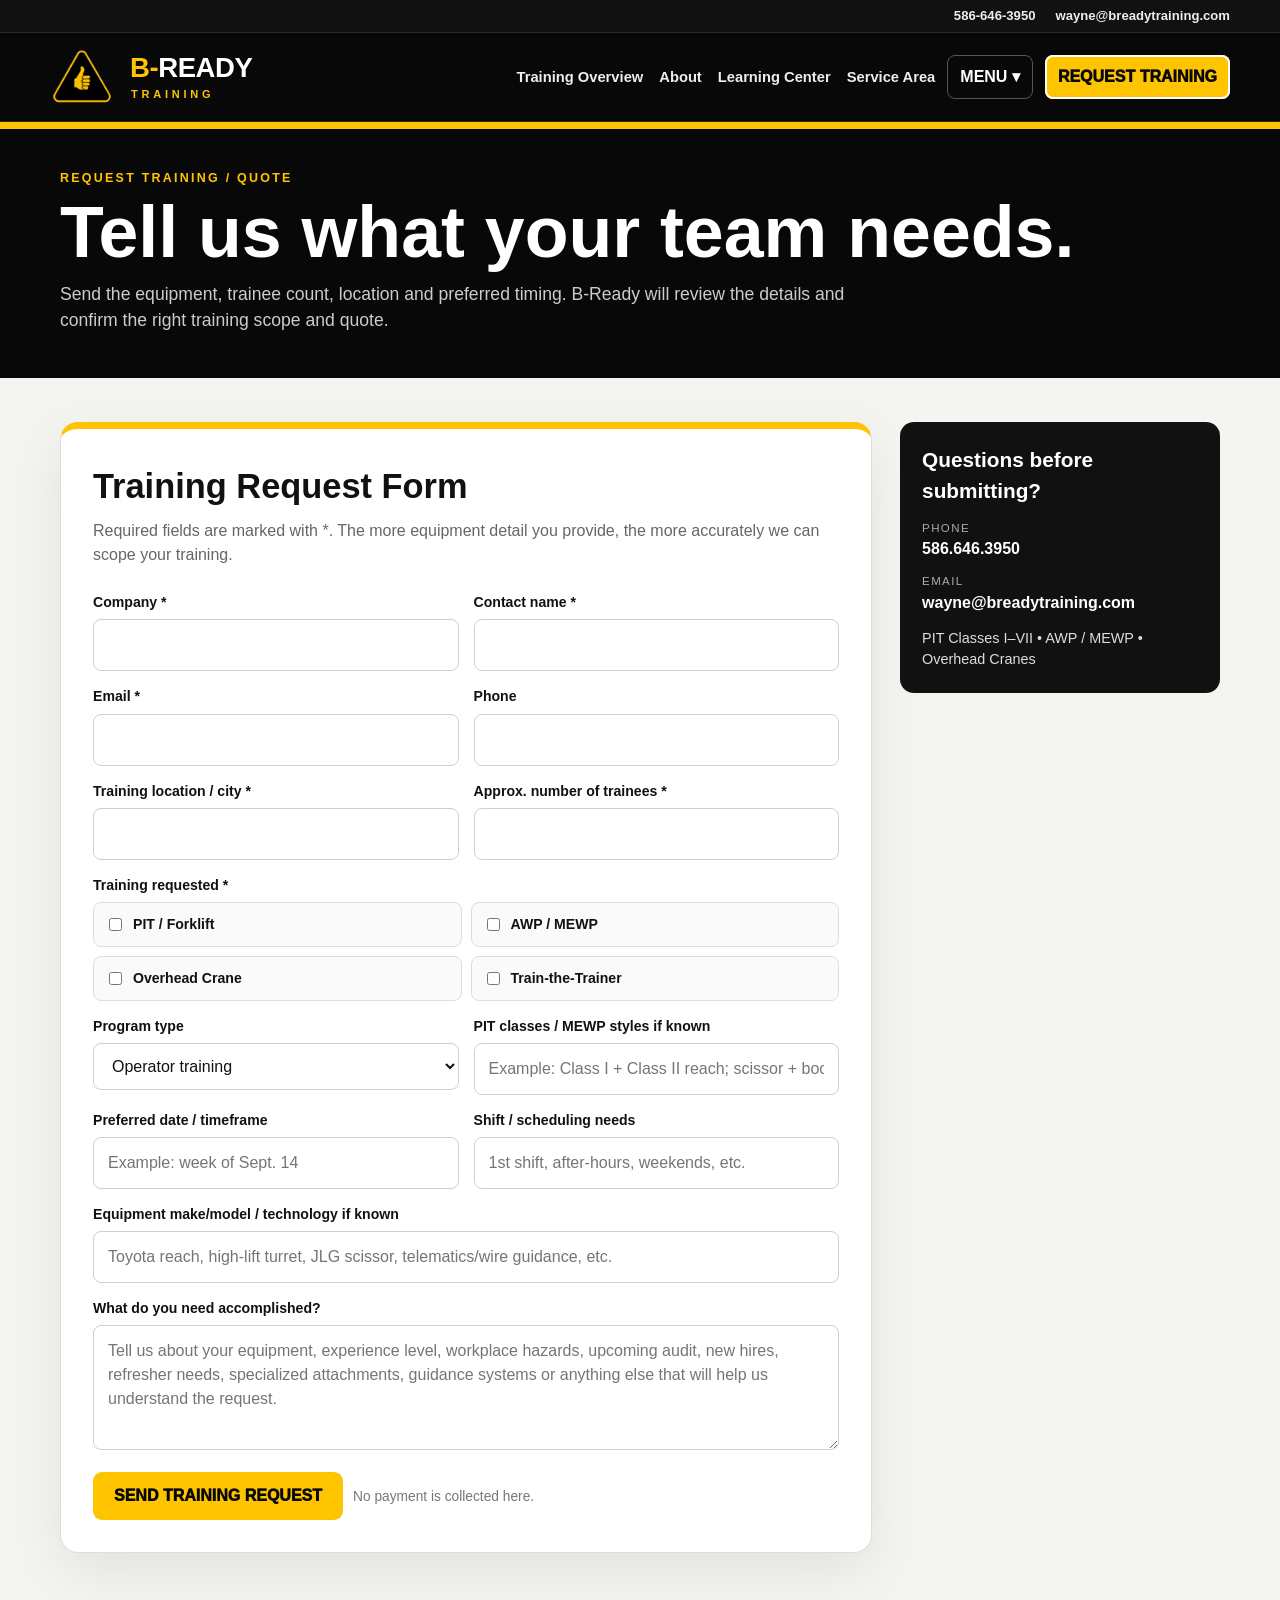
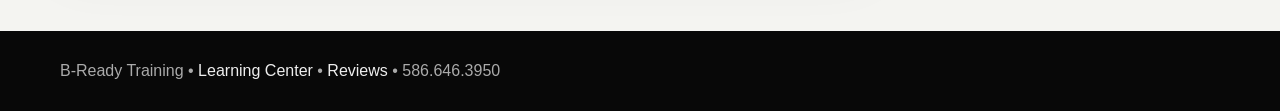
<file: pricing.html>
<!doctype html>
<html lang="en">
<head>
<meta charset="utf-8">
<meta name="viewport" content="width=device-width,initial-scale=1">
<meta name="robots" content="noindex,follow">
<meta http-equiv="refresh" content="0;url=request-training.html">
<link rel="canonical" href="https://breadytraining.com/request-training.html">
<title>Request Training | B-Ready Training</title>
<script>window.location.replace('request-training.html');</script>
</head>
<body>
<p>For training information and a personalized quote, <a href="request-training.html">request training from B-Ready</a>.</p>
</body>
</html>
</file>
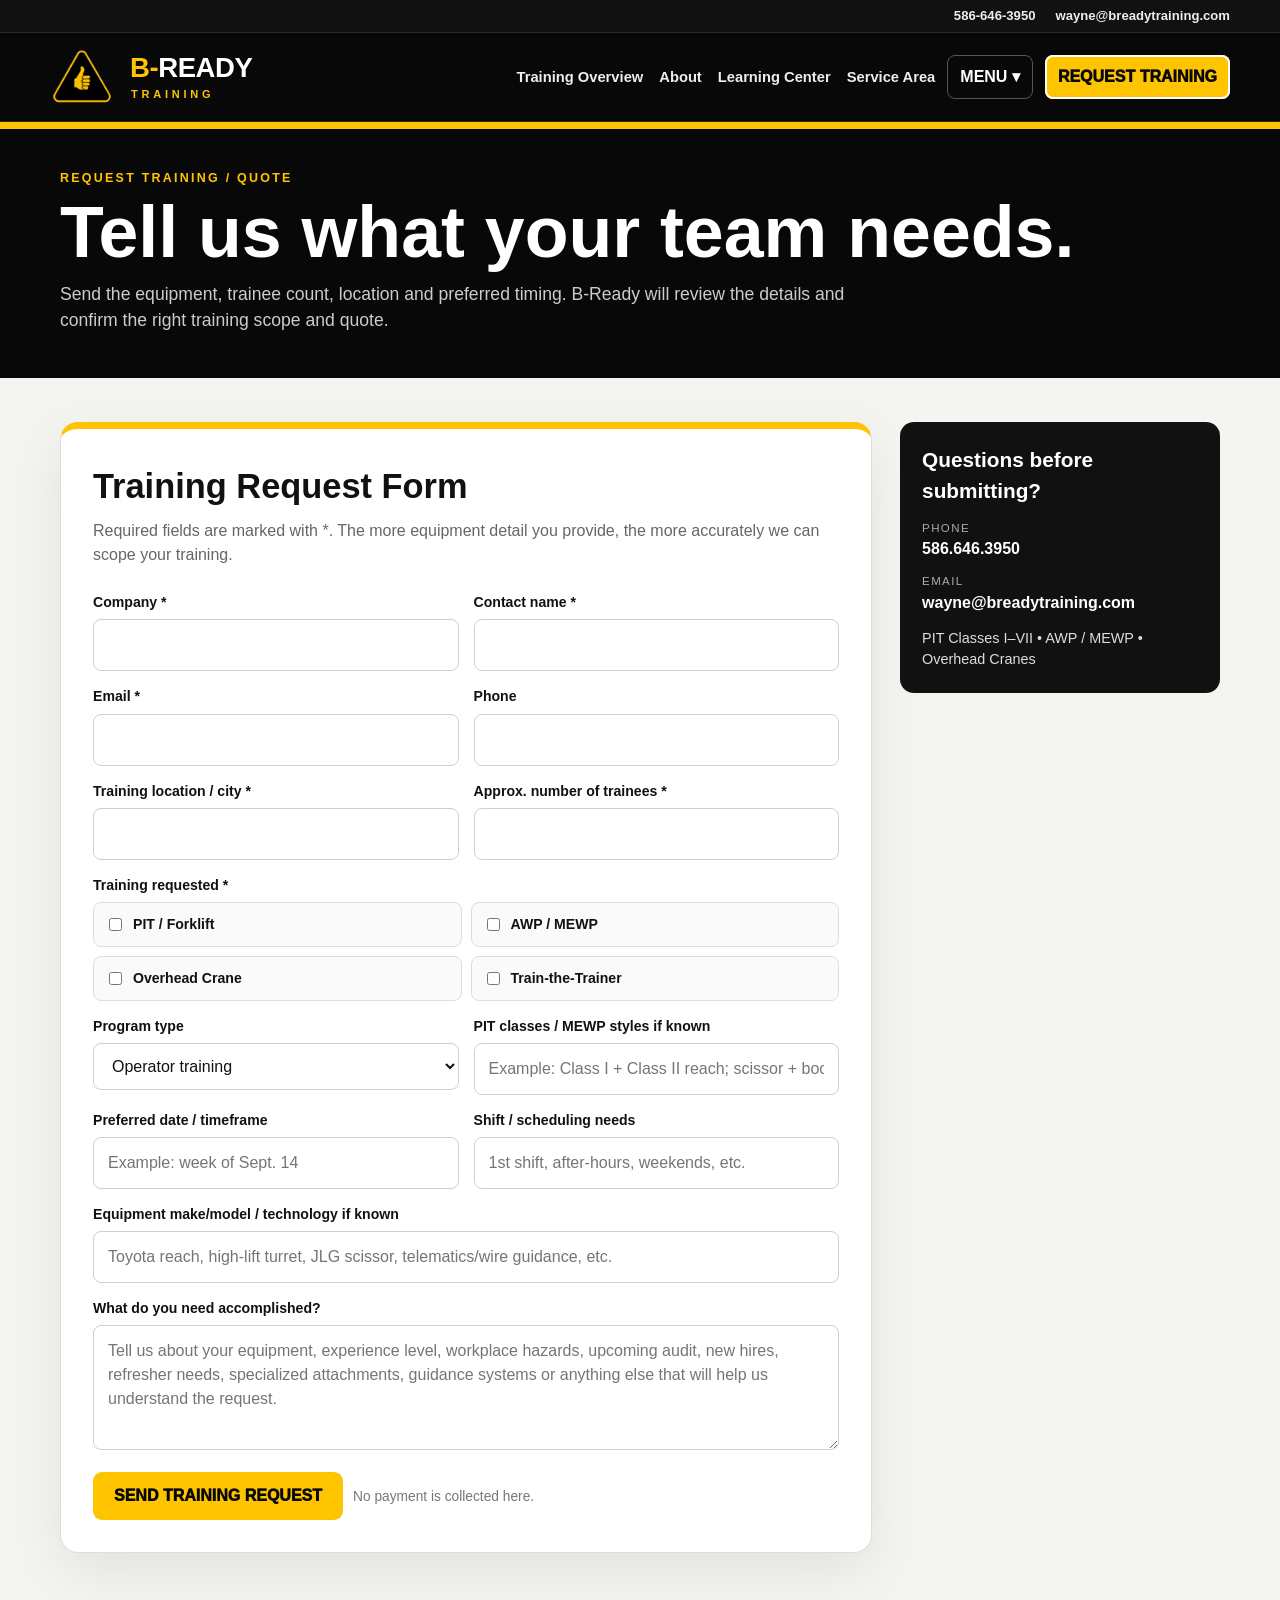
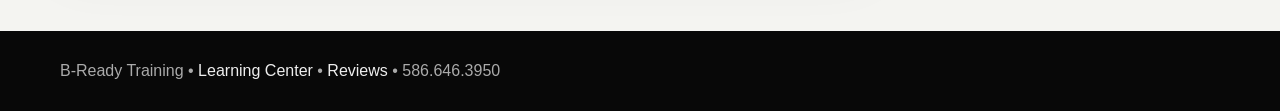
<file: request-training.html>
<!doctype html><html lang="en"><head><meta charset="utf-8"><meta name="viewport" content="width=device-width,initial-scale=1"><title>Request Forklift, AWP & Crane Training | B-Ready Training</title><meta name="description" content="Request on-site PIT/forklift, AWP/MEWP, overhead crane, operator or train-the-trainer training from B-Ready Training in Southeast Michigan."><link rel="canonical" href="https://breadytraining.com/request-training.html"><style>*{box-sizing:border-box}:root{--k:#080808;--y:#ffc400;--g:#f4f4f1;--line:#dedede}body{margin:0;font-family:Arial,Helvetica,sans-serif;background:var(--g);color:#111;line-height:1.5}.wrap{width:min(1160px,calc(100% - 36px));margin:auto}header,footer{background:#080808;color:#fff}header a,header a:visited,footer a,footer a:visited{color:#eee;text-decoration:none}.hero{background:#080808;color:#fff;padding:40px 0 44px;border-top:7px solid var(--y)}.kicker{font-size:.78rem;letter-spacing:.18em;font-weight:900;color:var(--y)}h1{font-size:clamp(2.8rem,5.6vw,4.8rem);line-height:.98;margin:9px 0 14px}.lead{max-width:800px;color:#ccc;font-size:1.1rem;margin:0}main{padding:44px 0 78px}.layout{display:grid;grid-template-columns:minmax(0,1.65fr) minmax(260px,.65fr);gap:28px;align-items:start}.form-card{background:#fff;border:1px solid var(--line);border-radius:18px;padding:32px;box-shadow:0 18px 55px rgba(0,0,0,.08);border-top:7px solid var(--y)}.form-card h2{font-size:2.15rem;margin:0 0 7px}.intro{color:#666;margin:0 0 25px}.grid{display:grid;grid-template-columns:1fr 1fr;gap:15px}.field{display:flex;flex-direction:column;gap:6px}.field.full{grid-column:1/-1}label{font-weight:800;font-size:.88rem}input,select,textarea{width:100%;font:inherit;padding:13px 14px;border:1px solid #cfcfcf;border-radius:8px;background:#fff;color:#111}input:focus,select:focus,textarea:focus{outline:3px solid rgba(255,196,0,.25);border-color:#a77f00}textarea{min-height:125px;resize:vertical}.checks{display:grid;grid-template-columns:repeat(2,1fr);gap:9px}.check{display:flex;align-items:center;gap:8px;padding:11px;border:1px solid #ddd;border-radius:8px;background:#fafafa}.check input{width:auto}button{border:0;border-radius:9px;background:var(--y);color:#080808;font-weight:950;padding:15px 21px;font-size:1rem;cursor:pointer;margin-top:22px}.note{font-size:.86rem;color:#777;margin-left:10px}.success{display:none;margin-top:18px;padding:15px;background:#f8f2d9;border-left:4px solid var(--y);font-weight:700}.side{display:grid;gap:18px}.side-card{background:#fff;border:1px solid var(--line);border-radius:14px;padding:22px}.side-card h2{font-size:1.35rem;margin:0 0 7px}.side-card p{color:#666;margin:0 0 14px}.price-list{border-top:1px solid #e4e4e4}.price-row{display:grid;grid-template-columns:1fr auto;gap:10px;padding:11px 0;border-bottom:1px solid #e4e4e4;align-items:center}.price-row span{font-weight:800;font-size:.91rem}.price-row strong{color:#111;font-size:1rem;white-space:nowrap}.price-note{font-size:.82rem;color:#666;margin-top:12px}.price-link{display:inline-block;margin-top:12px;font-weight:900;color:#111;text-decoration:none;border-bottom:2px solid var(--y)}.contact-box{background:#111;color:#fff;border-radius:14px;padding:22px}.contact-box h2{font-size:1.3rem;margin:0 0 14px}.contact-box span{display:block;color:#aaa;font-size:.72rem;text-transform:uppercase;letter-spacing:.12em;margin-top:12px}.contact-box span:first-of-type{margin-top:0}.contact-box a,.contact-box a:visited{display:block;color:#fff;text-decoration:none;font-weight:800}.equipment-note{margin-top:13px;color:#ddd;font-size:.9rem}footer{padding:28px 0;color:#aaa}@media(max-width:900px){.layout{grid-template-columns:1fr}.side{grid-template-columns:1fr 1fr}.form-card{order:0}.side{order:1}}@media(max-width:650px){.wrap{width:min(100% - 24px,1160px)}.grid,.checks,.side{grid-template-columns:1fr}.field.full{grid-column:auto}.form-card{padding:21px}.hero{padding:32px 0 36px}.note{display:block;margin:9px 0 0}}</style></head><body><header><div class="wrap">B-Ready Training</div></header><section class="hero"><div class="wrap"><div class="kicker">REQUEST TRAINING / QUOTE</div><h1>Tell us what your team needs.</h1><p class="lead">Send the equipment, trainee count, location and preferred timing. B-Ready will review the details and confirm the right training scope and quote.</p></div></section><main><div class="wrap layout"><section class="form-card"><h2>Training Request Form</h2><p class="intro">Required fields are marked with *. The more equipment detail you provide, the more accurately we can scope your training.</p><form id="trainingForm" action="https://formsubmit.co/wayne@breadytraining.com" method="POST"><input type="hidden" name="_subject" value="New B-Ready Training Request"><input type="hidden" name="_template" value="table"><input type="hidden" name="_captcha" value="false"><input type="hidden" name="_next" value="https://breadytraining.com/request-training.html?submitted=1"><div class="grid"><div class="field"><label for="company">Company *</label><input id="company" name="company" required autocomplete="organization"></div><div class="field"><label for="name">Contact name *</label><input id="name" name="name" required autocomplete="name"></div><div class="field"><label for="email">Email *</label><input id="email" name="email" type="email" required autocomplete="email"></div><div class="field"><label for="phone">Phone</label><input id="phone" name="phone" type="tel" autocomplete="tel"></div><div class="field"><label for="location">Training location / city *</label><input id="location" name="location" required></div><div class="field"><label for="trainees">Approx. number of trainees *</label><input id="trainees" name="trainees" type="number" min="1" required></div><div class="field full"><label>Training requested *</label><div class="checks"><label class="check"><input type="checkbox" name="course" value="PIT / Forklift"> PIT / Forklift</label><label class="check"><input type="checkbox" name="course" value="AWP / MEWP"> AWP / MEWP</label><label class="check"><input type="checkbox" name="course" value="Overhead Crane"> Overhead Crane</label><label class="check"><input type="checkbox" name="course" value="Train-the-Trainer"> Train-the-Trainer</label></div></div><div class="field"><label for="program">Program type</label><select id="program" name="program"><option>Operator training</option><option>Train-the-trainer</option><option>Both operator and trainer training</option><option>Not sure — recommend the right option</option></select></div><div class="field"><label for="pitclass">PIT classes / MEWP styles if known</label><input id="pitclass" name="pit_classes_or_mewp_styles" placeholder="Example: Class I + Class II reach; scissor + boom"></div><div class="field"><label for="timeframe">Preferred date / timeframe</label><input id="timeframe" name="timeframe" placeholder="Example: week of Sept. 14"></div><div class="field"><label for="shift">Shift / scheduling needs</label><input id="shift" name="shift" placeholder="1st shift, after-hours, weekends, etc."></div><div class="field full"><label for="equipment">Equipment make/model / technology if known</label><input id="equipment" name="equipment" placeholder="Toyota reach, high-lift turret, JLG scissor, telematics/wire guidance, etc."></div><div class="field full"><label for="goals">What do you need accomplished?</label><textarea id="goals" name="goals" placeholder="Tell us about your equipment, experience level, workplace hazards, upcoming audit, new hires, refresher needs, specialized attachments, guidance systems or anything else that will help us understand the request."></textarea></div></div><button type="submit">SEND TRAINING REQUEST</button><span class="note">No payment is collected here.</span><div id="success" class="success">Thank you. Your training request has been sent to B-Ready Training.</div></form></section><aside class="side"><section class="contact-box"><h2>Questions before submitting?</h2><span>Phone</span><a href="tel:+15866463950">586.646.3950</a><span>Email</span><a href="mailto:wayne@breadytraining.com">wayne@breadytraining.com</a><div class="equipment-note">PIT Classes I–VII • AWP / MEWP • Overhead Cranes</div></section></aside></div></main><footer><div class="wrap">B-Ready Training • <a href="safety-learning-hub.html">Learning Center</a> • <a href="reviews.html">Reviews</a> • 586.646.3950</div></footer><script src="site-header.js" defer></script><script src="request-training.js" defer></script></body></html>
</file>
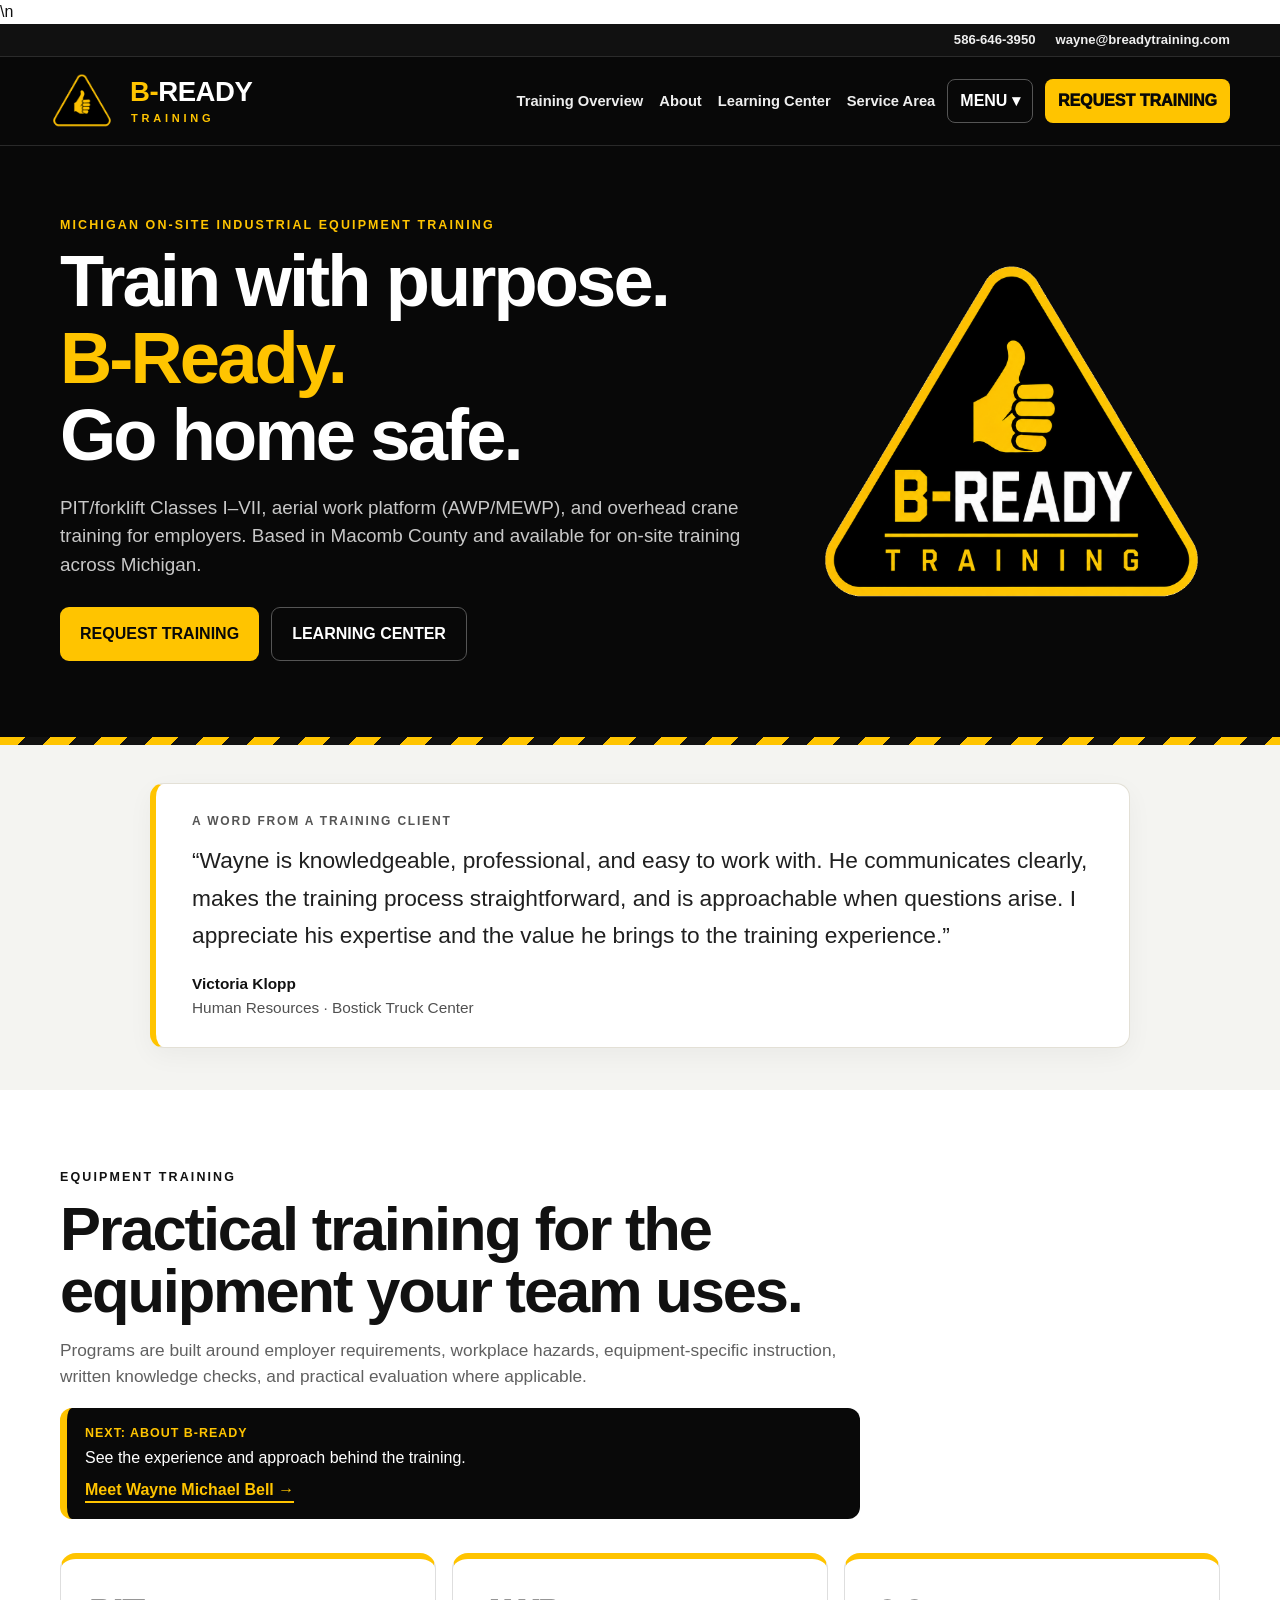
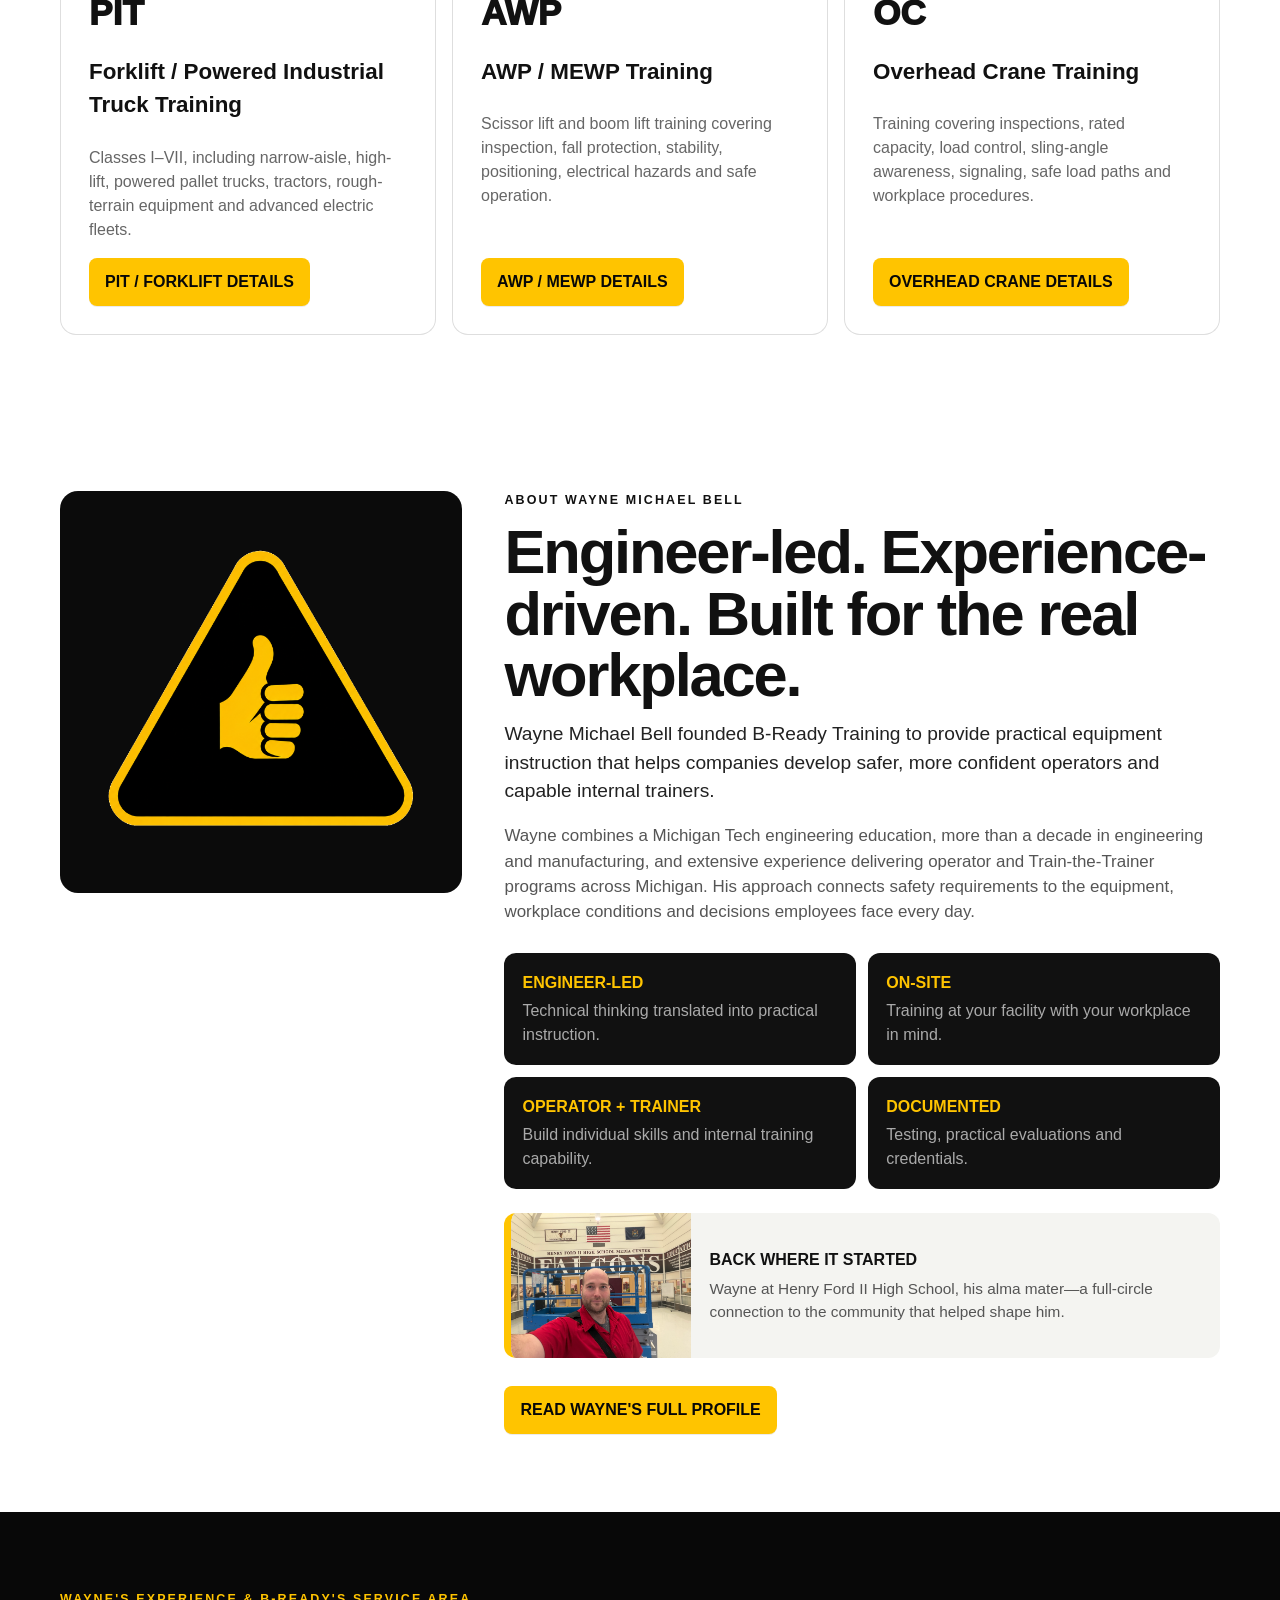
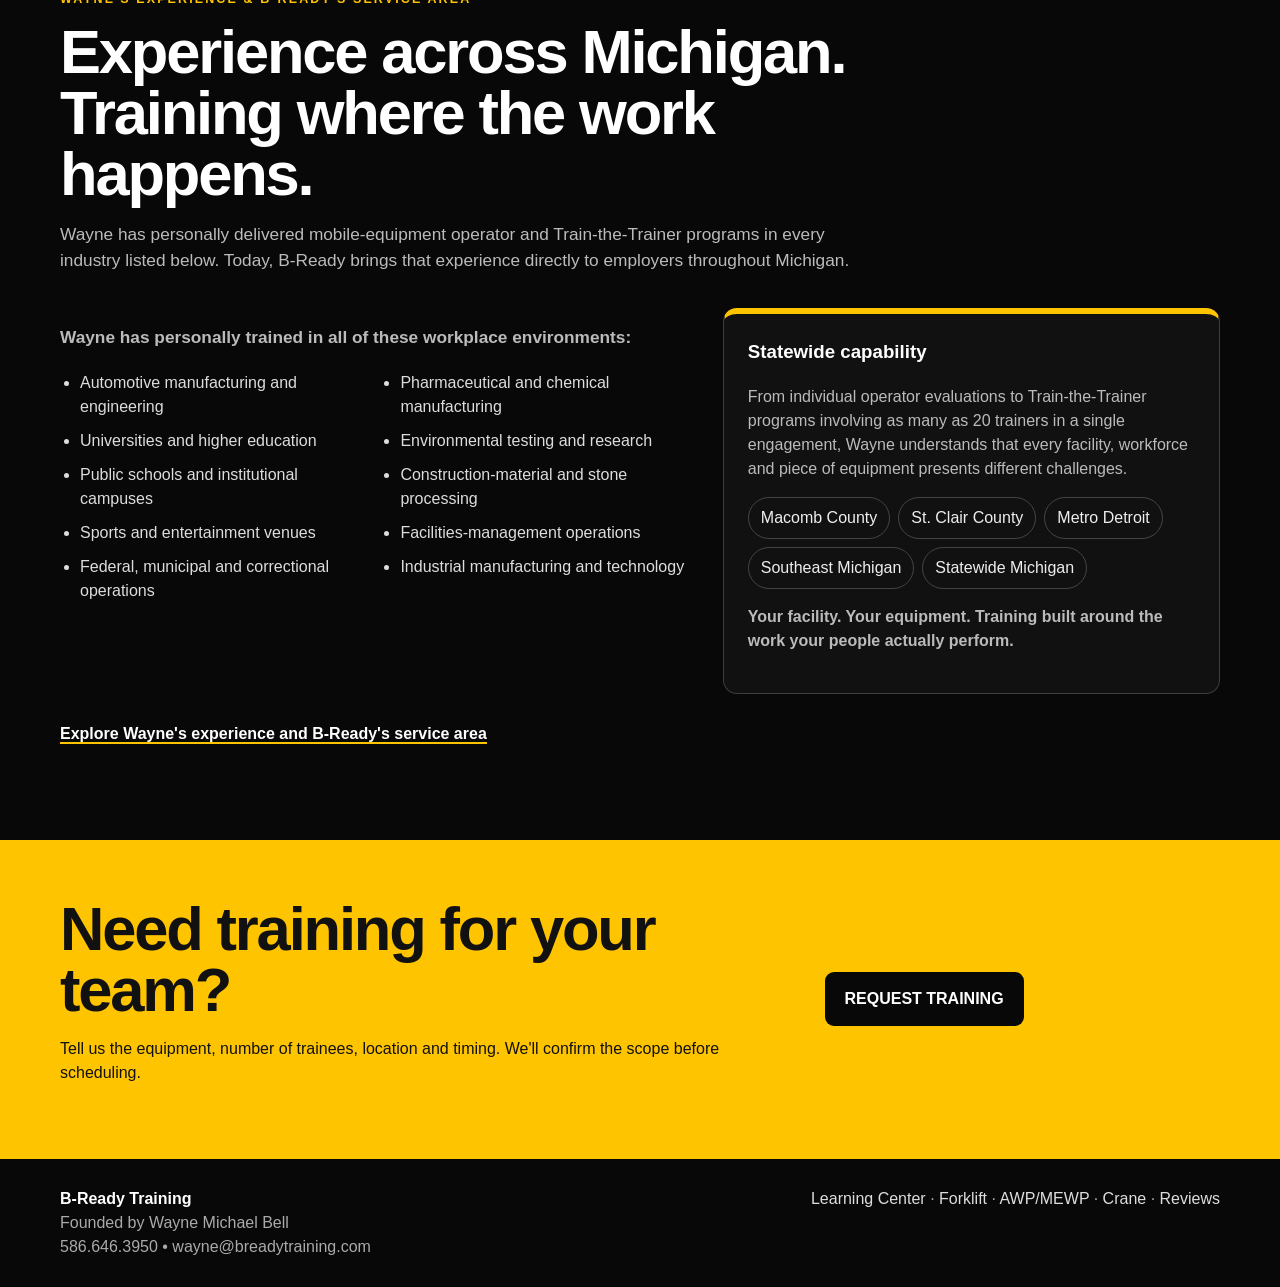
<file: reviews.html>
<!doctype html><html lang="en"><head><meta charset="utf-8"><meta name="robots" content="noindex,nofollow"><meta http-equiv="refresh" content="0;url=/"><script>location.replace("/");</script><meta name="viewport" content="width=device-width,initial-scale=1"><title>Customer Reviews | B-Ready Training</title><meta name="description" content="Read customer feedback and leave a review for B-Ready Training, on-site PIT, AWP/MEWP and overhead crane safety training in Southeast Michigan."><link rel="canonical" href="https://breadytraining.com/reviews.html"><style>*{box-sizing:border-box}:root{--k:#080808;--y:#ffc400;--g:#f5f5f2}body{margin:0;font-family:Arial,Helvetica,sans-serif;background:var(--g);color:#111;line-height:1.5}.wrap{width:min(1080px,calc(100% - 36px));margin:auto}header,footer{background:#080808;color:#fff}header a,header a:visited,footer a,footer a:visited{color:#eee;text-decoration:none}.nav{min-height:72px;display:flex;align-items:center;justify-content:space-between}.brand{font-weight:950}.brand b{color:var(--y)}.hero{background:#080808;color:#fff;border-top:7px solid var(--y);padding:62px 0}.kicker{font-size:.78rem;letter-spacing:.16em;font-weight:900;color:var(--y)}h1{font-size:clamp(3rem,6vw,5rem);line-height:1;margin:10px 0 16px}.lead{max-width:800px;color:#ccc;font-size:1.13rem}.layout{display:grid;grid-template-columns:1fr 1fr;gap:28px;padding:52px 0 72px}.panel{background:#fff;border:1px solid #ddd;border-radius:16px;padding:28px}.panel h2{margin-top:0;font-size:1.8rem}.stars{color:#d49c00;font-size:1.35rem;letter-spacing:.08em}.review-card{border:1px solid #ddd;border-radius:14px;padding:20px;margin:16px 0;background:#fff}.review-top{display:flex;justify-content:space-between;gap:14px;align-items:start}.review-name{font-weight:900}.review-meta{font-size:.84rem;color:#777}.review-card p{margin-bottom:0}.empty{border:1px dashed #bbb;border-radius:12px;padding:22px;color:#666;background:#fafafa}.field{display:flex;flex-direction:column;gap:6px;margin-bottom:14px}label{font-weight:800;font-size:.9rem}input,select,textarea{width:100%;font:inherit;padding:12px 13px;border:1px solid #ccc;border-radius:8px;background:#fff}textarea{min-height:145px;resize:vertical}.check{display:flex;gap:9px;align-items:flex-start;font-size:.88rem;color:#555}.check input{width:auto;margin-top:4px}.btn{border:0;background:var(--y);color:#080808;font-weight:950;padding:14px 18px;border-radius:8px;cursor:pointer;font-size:1rem}.fine{font-size:.82rem;color:#777;margin-top:14px}.success{display:none;border-left:5px solid var(--y);background:#fff5c7;padding:14px;margin-bottom:20px;font-weight:800}.moderation{background:#111;color:#ddd;border-radius:12px;padding:18px;margin-top:18px}.moderation strong{color:var(--y)}footer{padding:28px 0;color:#aaa}@media(max-width:800px){.layout{grid-template-columns:1fr}}@media(max-width:520px){.wrap{width:min(100% - 24px,1080px)}.panel{padding:20px}}</style></head><body><header><div class="wrap nav"><a class="brand" href="/"><b>B-</b>READY TRAINING</a></div></header><section class="hero"><div class="wrap"><div class="kicker">CUSTOMER REVIEWS</div><h1>How did B-Ready do?</h1><p class="lead">Share your experience with B-Ready Training. Submitted reviews are reviewed before they are published to help keep this page useful, authentic and appropriate.</p></div></section><main><div class="wrap"><div id="submitted" class="success">Thank you. Your review was submitted and is awaiting approval before publication.</div><div class="layout"><section><div class="panel"><h2>Customer feedback</h2><p>Approved customer reviews will appear here in a familiar review-card format with the rating, reviewer name, date and feedback.</p><div class="empty"><strong>No public reviews have been added yet.</strong><br>Be the first customer to submit feedback. Reviews are not published automatically.</div><div class="moderation"><strong>Moderated for quality.</strong> Reviews may be held back if they contain spam, abusive material, personal information, unrelated content or authenticity concerns. Legitimate critical feedback is not rewritten into positive feedback.</div></div></section><section class="panel"><h2>Leave a B-Ready review</h2><p>Required fields are marked with *. Company name is optional.</p><form action="https://formsubmit.co/wayne@breadytraining.com" method="POST"><input type="hidden" name="_subject" value="New B-Ready Website Review - Approval Needed"><input type="hidden" name="_template" value="table"><input type="hidden" name="_captcha" value="false"><input type="hidden" name="_next" value="https://breadytraining.com/reviews.html?submitted=1"><div class="field"><label for="name">Your name *</label><input id="name" name="reviewer_name" required autocomplete="name"></div><div class="field"><label for="company">Company</label><input id="company" name="company" autocomplete="organization"></div><div class="field"><label for="rating">Rating *</label><select id="rating" name="rating" required><option value="">Choose a rating</option><option value="5 stars">★★★★★ — 5 stars</option><option value="4 stars">★★★★☆ — 4 stars</option><option value="3 stars">★★★☆☆ — 3 stars</option><option value="2 stars">★★☆☆☆ — 2 stars</option><option value="1 star">★☆☆☆☆ — 1 star</option></select></div><div class="field"><label for="course">Training received</label><select id="course" name="training_received"><option value="">Select if applicable</option><option>PIT / Forklift Operator Training</option><option>AWP / MEWP Operator Training</option><option>Overhead Crane Operator Training</option><option>Train-the-Trainer</option><option>Multiple courses</option></select></div><div class="field"><label for="review">Your review *</label><textarea id="review" name="review" required placeholder="Tell other employers what your experience with B-Ready Training was like."></textarea></div><label class="check"><input type="checkbox" name="permission_to_publish" value="Yes" required><span>I confirm this reflects my experience and give B-Ready Training permission to publish this review on BReadyTraining.com.</span></label><br><button class="btn" type="submit">SUBMIT REVIEW</button><p class="fine">Submission does not guarantee publication. Reviews are reviewed before being displayed publicly.</p></form></section></div></div></main><footer><div class="wrap">B-Ready Training • <a href="safety-learning-hub.html">Learning Center</a> • <a href="request-training.html">Request Training</a> • 586.646.3950</div></footer><script>if(new URLSearchParams(location.search).get('submitted')==='1'){document.getElementById('submitted').style.display='block'}</script><script src="site-header.js" defer></script></body></html>
</file>
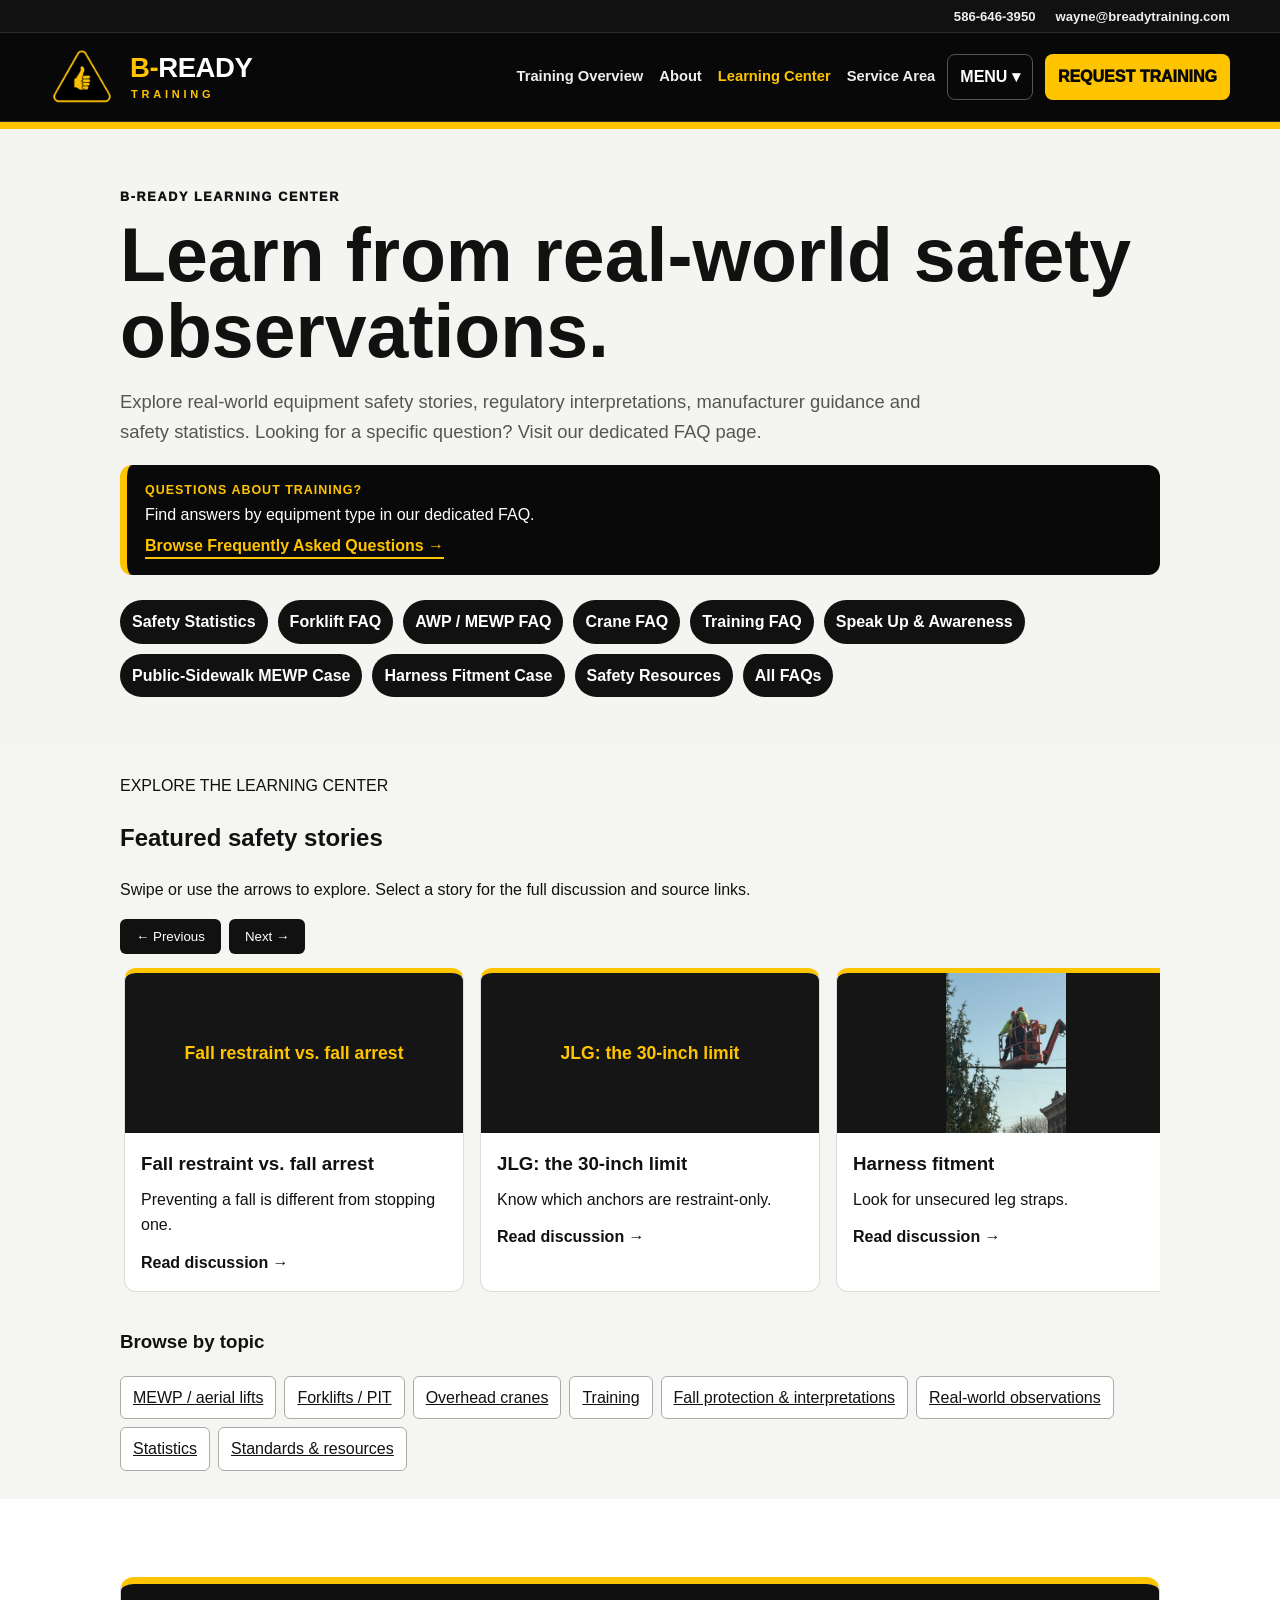
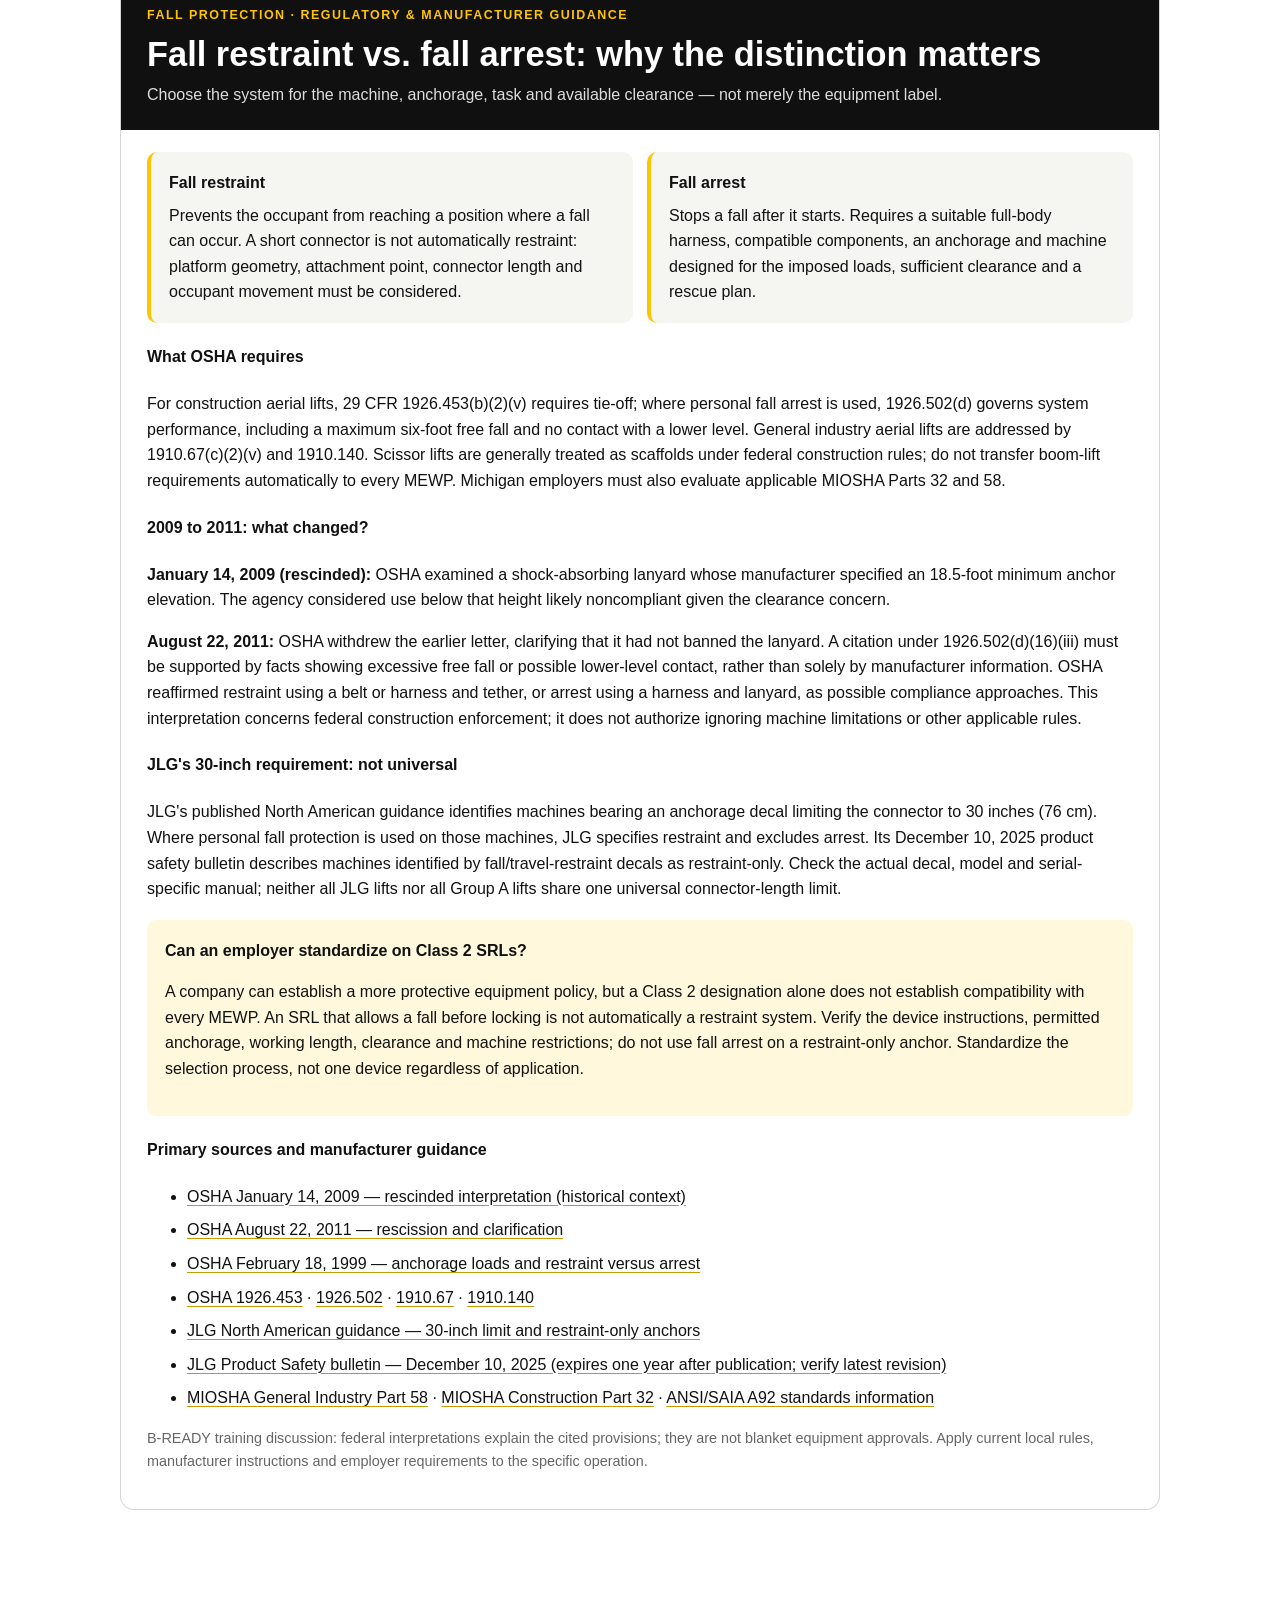
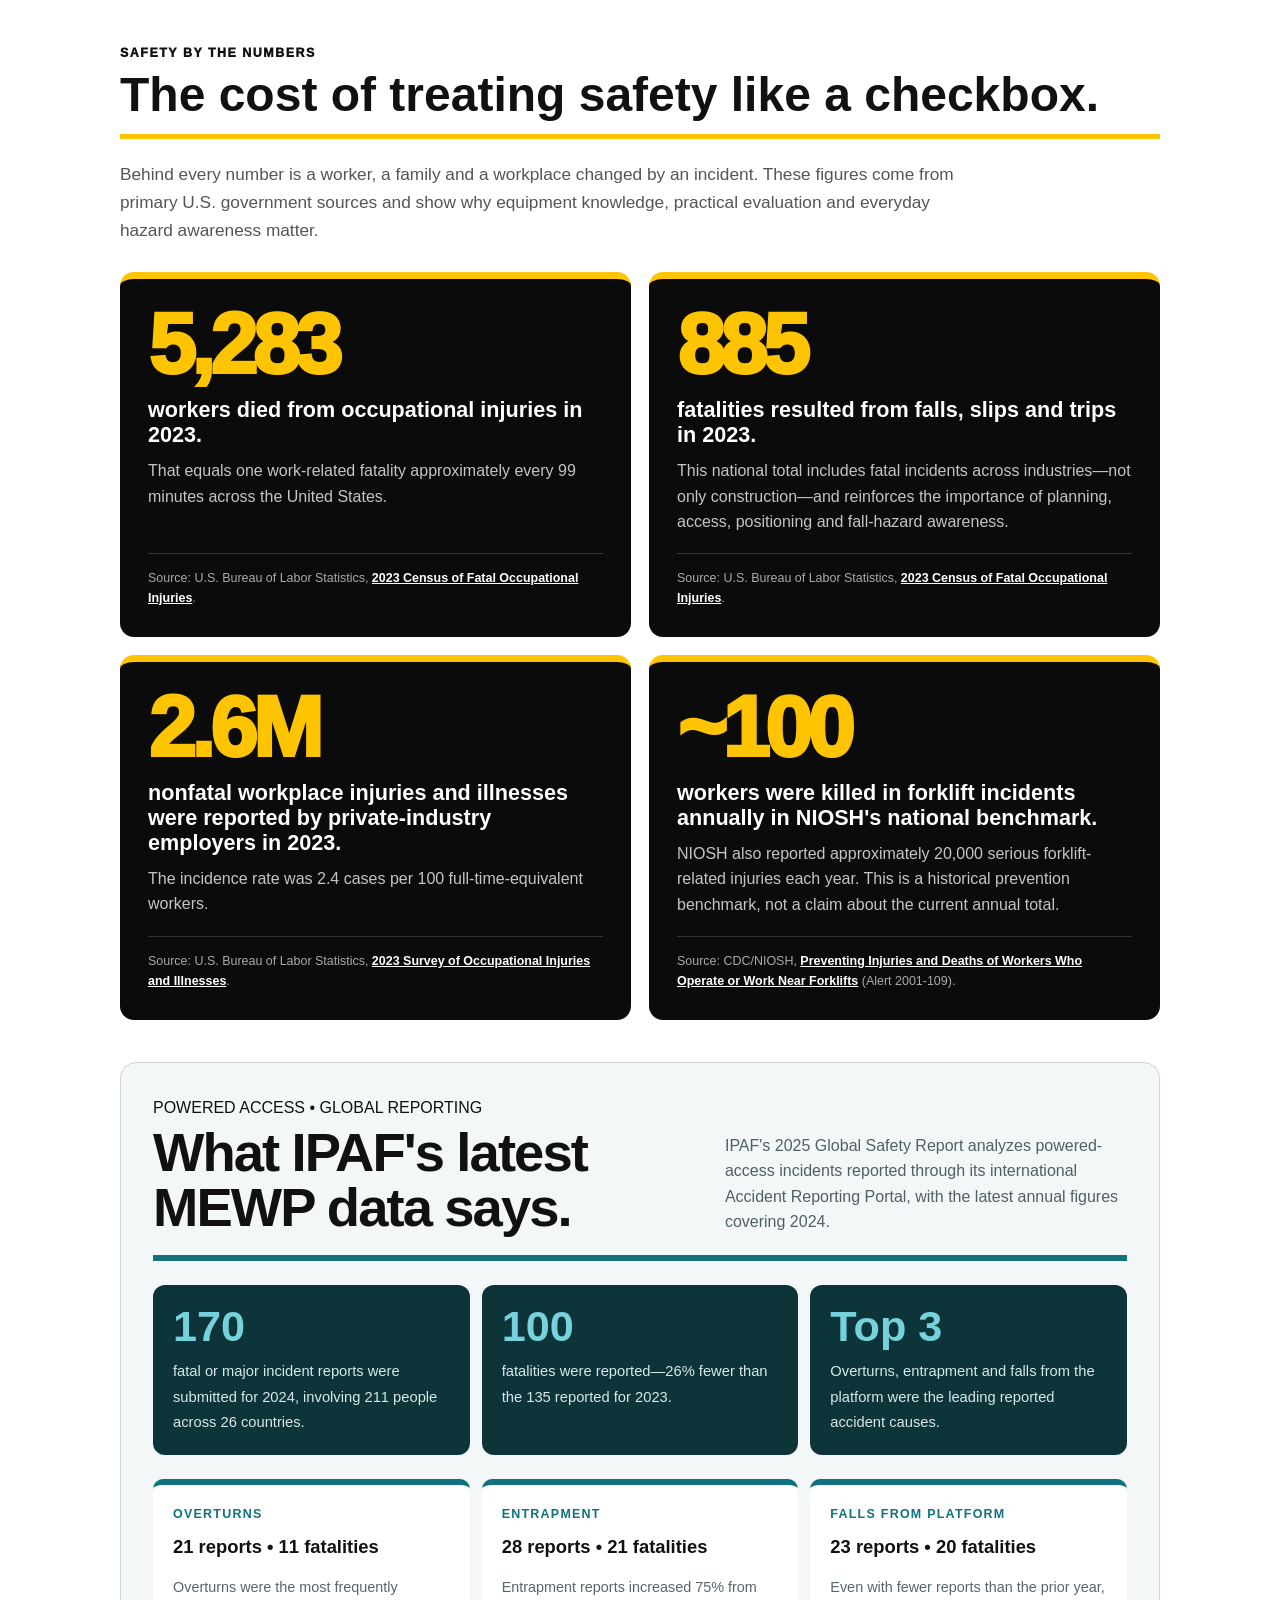
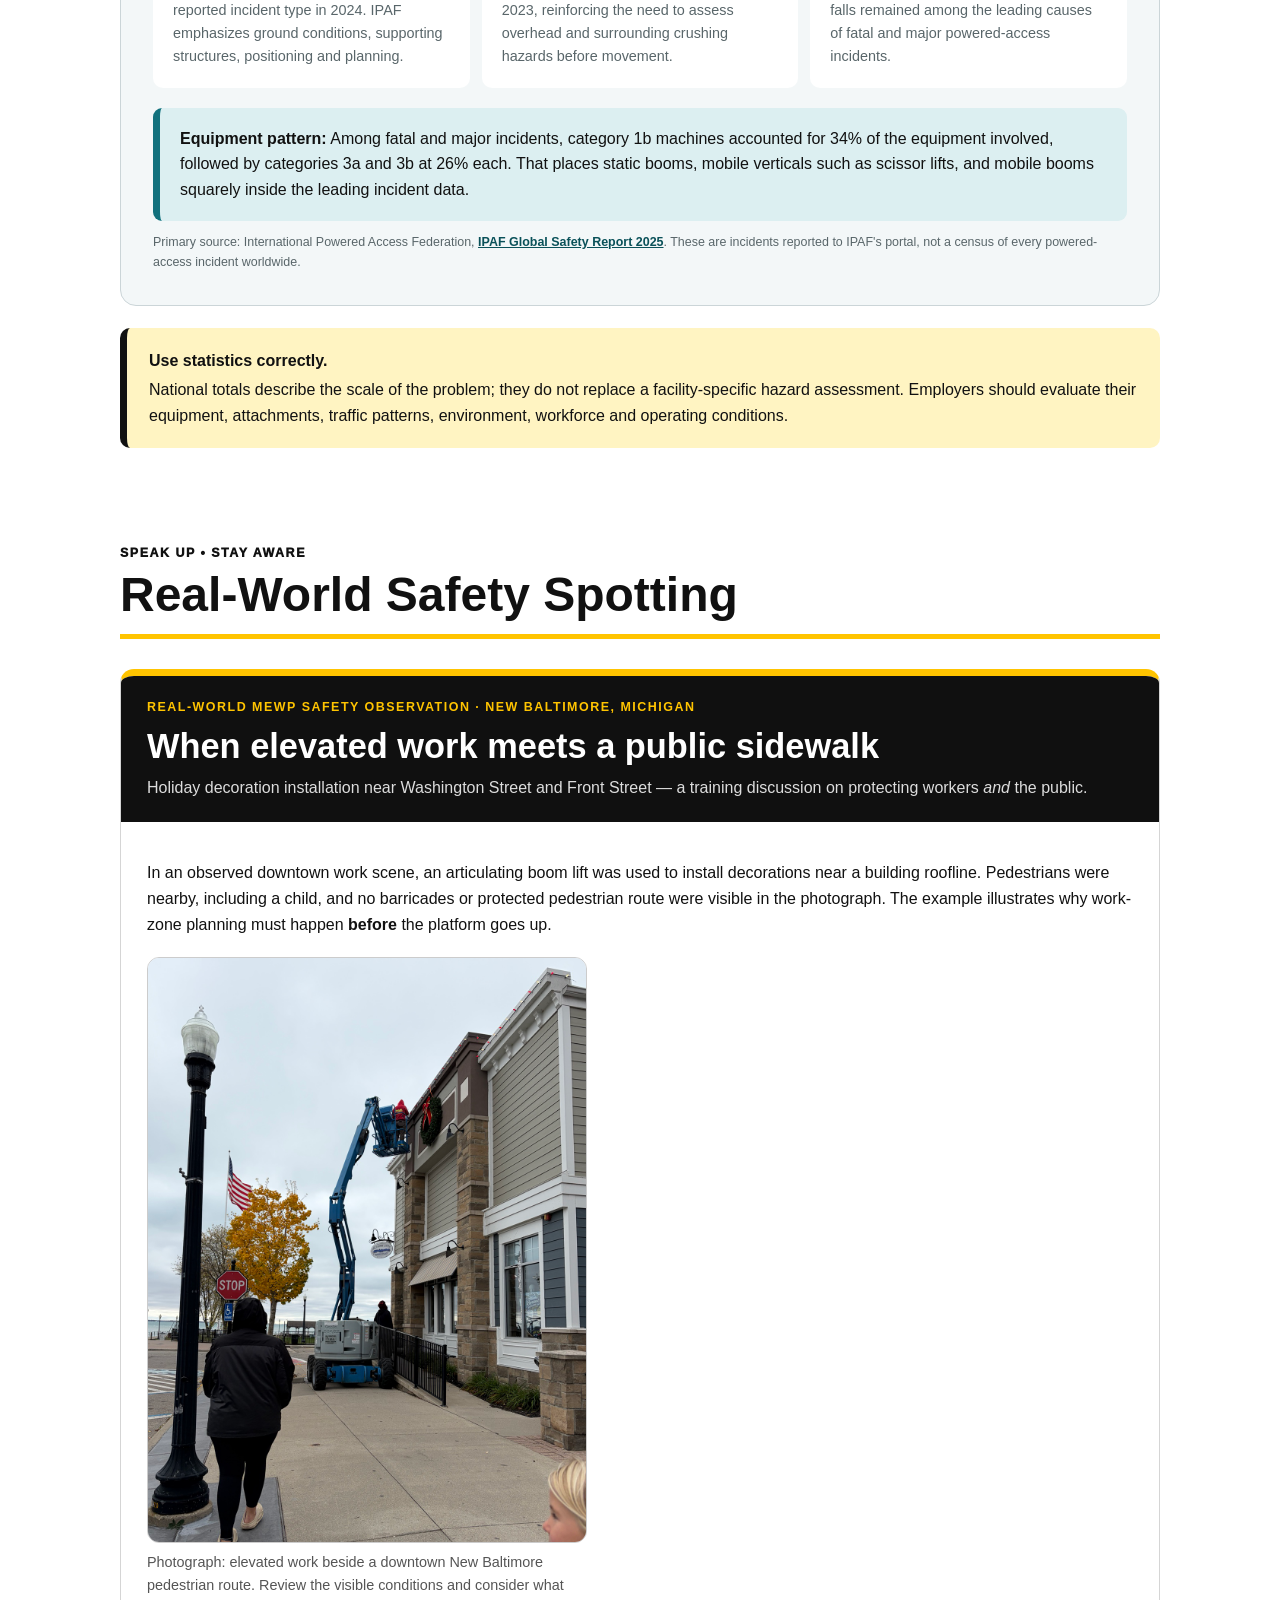
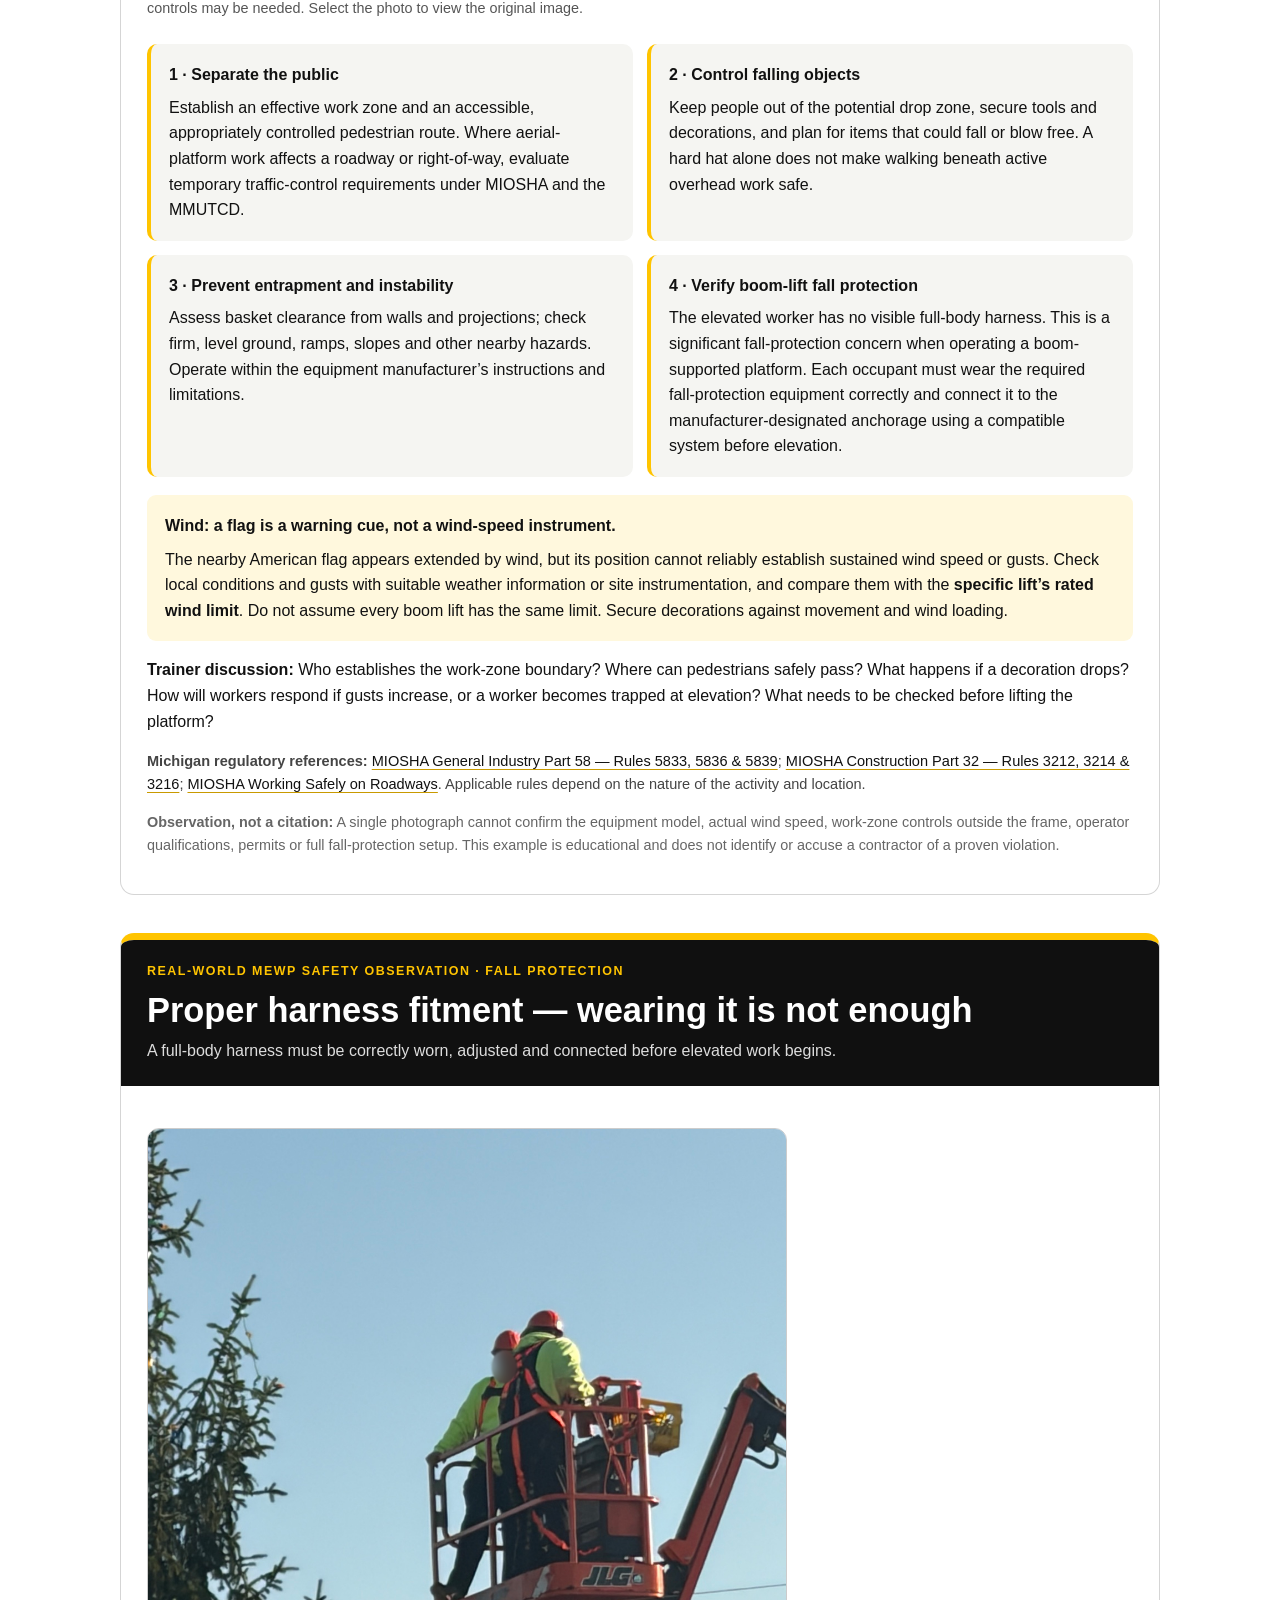
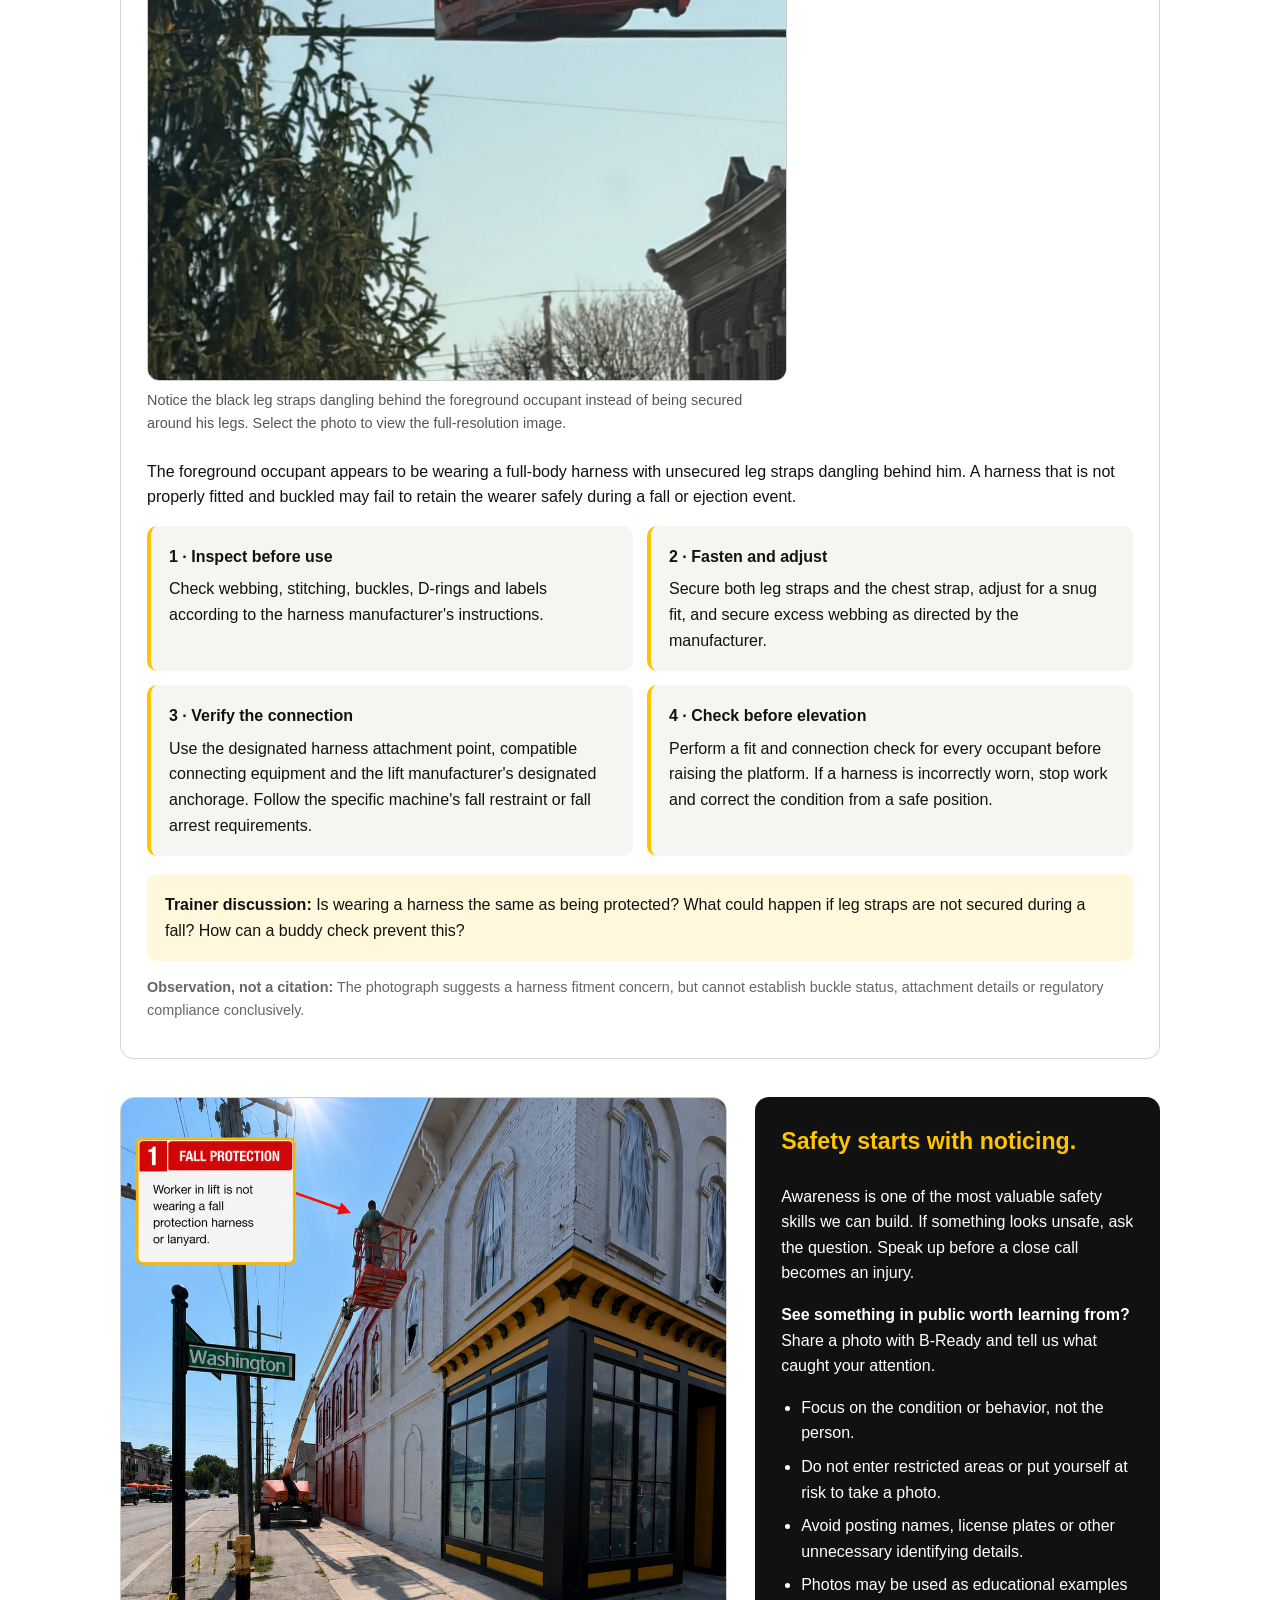
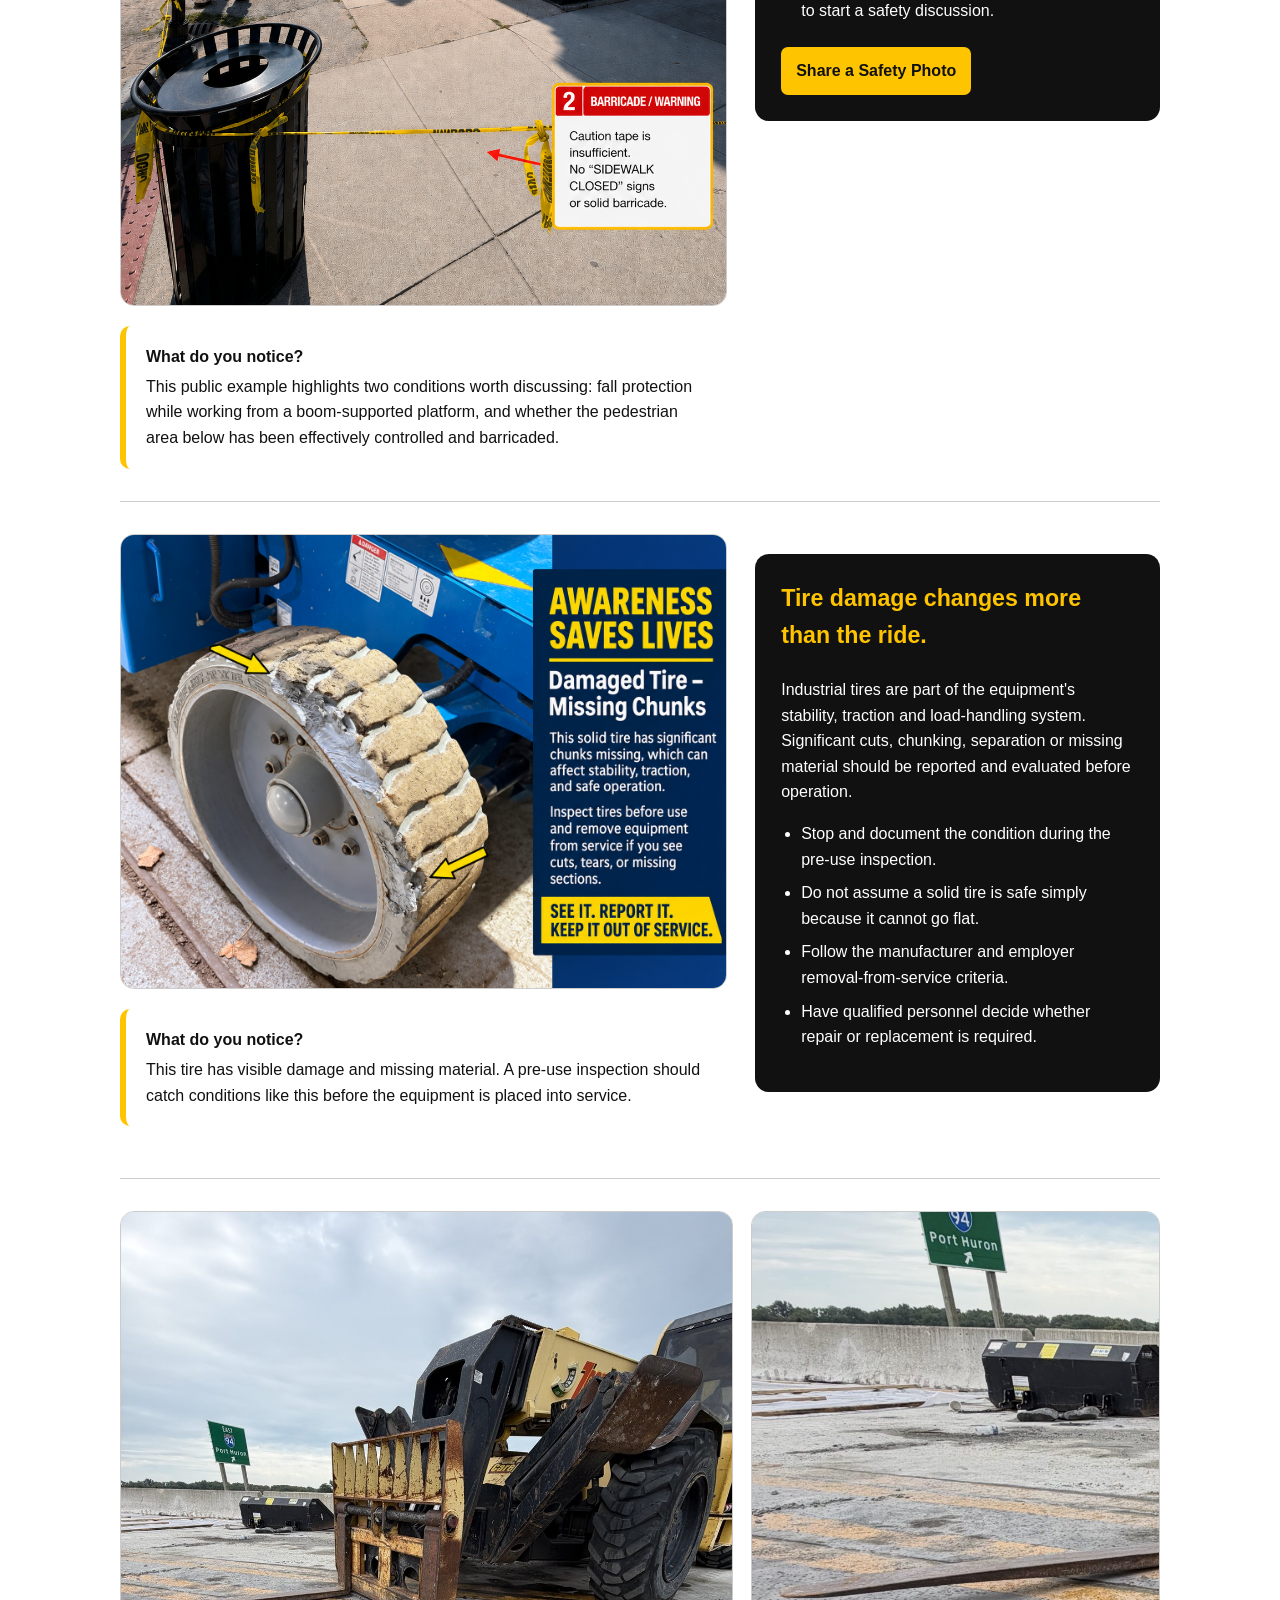
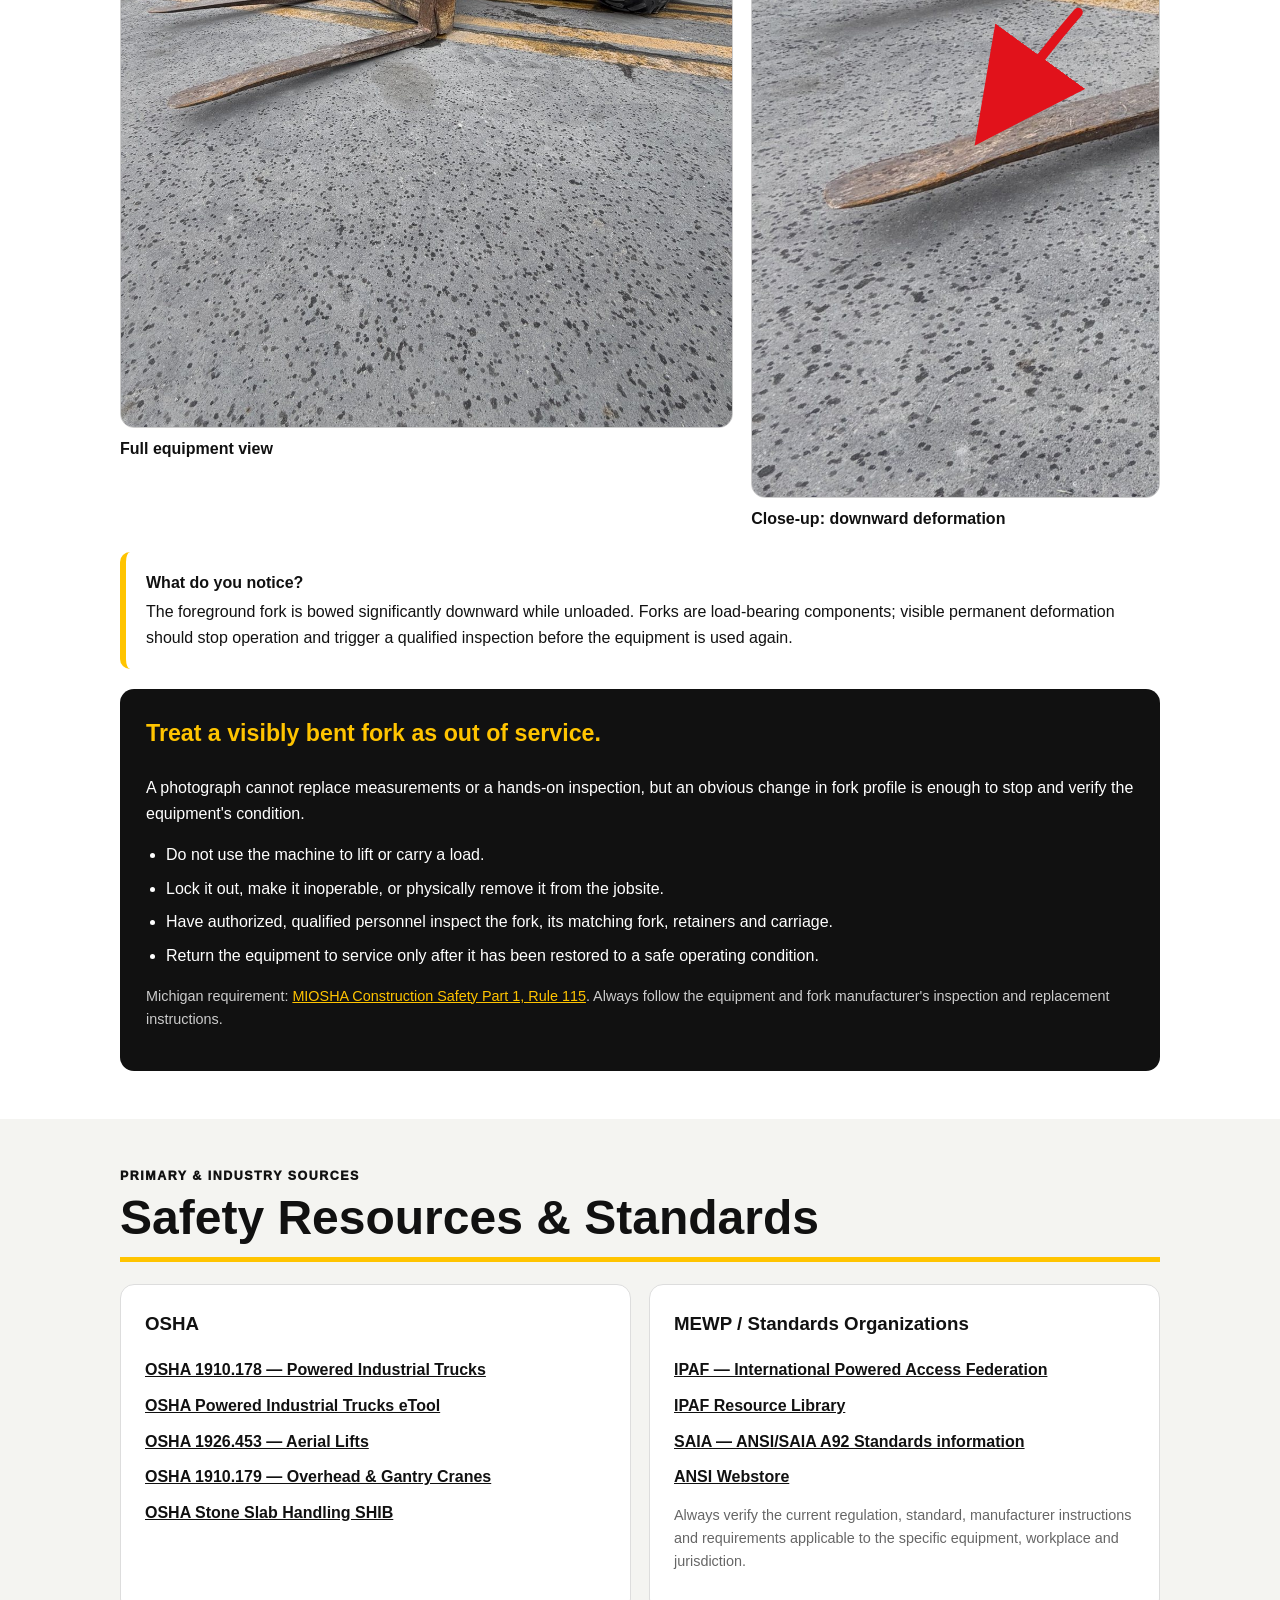
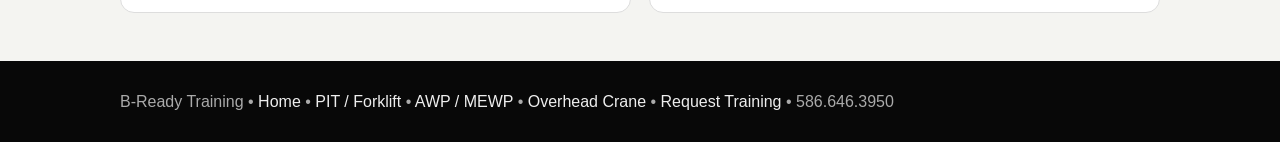
<file: safety-learning-hub.html>
<!doctype html><html lang="en"><head><meta charset="utf-8"><meta name="viewport" content="width=device-width,initial-scale=1"><title>Safety Learning Center | B-Ready Training</title><meta name="description" content="Real-world equipment safety stories, fall protection guidance, safety statistics and manufacturer and regulatory resources for Michigan employers and operators."><link rel="canonical" href="https://breadytraining.com/safety-learning-hub.html"><style>*{box-sizing:border-box}body{margin:0;font-family:Arial,Helvetica,sans-serif;color:#111;line-height:1.6}.wrap{width:min(1040px,calc(100% - 34px));margin:auto}header,footer{background:#080808;color:#fff}header a,header a:visited,footer a,footer a:visited{color:#eee;text-decoration:none}.nav{min-height:72px;display:flex;justify-content:space-between;align-items:center;gap:14px}.brand{font-weight:950;white-space:nowrap}.brand b{color:#ffc400}.nav-right{display:flex;gap:12px;align-items:center}.quick a{margin-left:16px}.menu{position:relative}.menu summary{list-style:none;cursor:pointer;border:1px solid #555;border-radius:8px;padding:9px 12px;font-weight:900}.menu summary::-webkit-details-marker{display:none}.menu[open] summary{color:#ffc400;border-color:#ffc400}.menu-panel{position:absolute;right:0;top:46px;width:290px;background:#fff;border:1px solid #ddd;border-top:5px solid #ffc400;border-radius:10px;box-shadow:0 16px 40px rgba(0,0,0,.28);padding:8px;z-index:80}.menu-panel a,.menu-panel a:visited{display:block;color:#111!important;padding:10px 11px;border-radius:6px;font-weight:800}.menu-panel a:hover{background:#f2f2ef}.hero{background:#f4f4f1;border-top:7px solid #ffc400;padding:58px 0 48px}.eyebrow{font-weight:950;letter-spacing:.13em;font-size:.79rem}.hero h1{font-size:clamp(2.5rem,6vw,4.7rem);line-height:1;margin:.15em 0}.lead{font-size:1.15rem;color:#555;max-width:850px}.jump{display:flex;gap:10px;flex-wrap:wrap;margin-top:25px}.jump a{background:#111;color:#fff;text-decoration:none;font-weight:850;padding:9px 12px;border-radius:999px}.section{padding:48px 0;scroll-margin-top:90px}.section.alt{background:#f4f4f1}.section-title{border-bottom:5px solid #ffc400;padding-bottom:13px;margin-bottom:22px}.section-title .label{font-size:.78rem;letter-spacing:.12em;font-weight:950}.section-title h2{font-size:clamp(2rem,4vw,3rem);line-height:1.08;margin:5px 0 0}.faq{display:grid;gap:13px}.faq details{background:#fff;border:1px solid #d9d9d9;border-left:6px solid #ffc400;border-radius:10px;padding:0 20px}.faq summary{cursor:pointer;font-weight:900;font-size:1.08rem;padding:18px 30px 18px 0;position:relative;list-style:none}.faq summary::-webkit-details-marker{display:none}.faq summary:after{content:'+';position:absolute;right:0;font-size:1.45rem;line-height:1}.faq details[open] summary:after{content:'–'}.faq details p{margin:0 0 18px}.source{font-size:.9rem;color:#666}.callout{background:#111;color:#fff;border-radius:12px;padding:24px;margin-top:22px}.callout b{color:#ffc400}.links{display:grid;grid-template-columns:repeat(2,1fr);gap:18px}.card{background:#fff;border:1px solid #ddd;border-radius:14px;padding:24px}.card h3{margin-top:0}.card a{display:block;margin:10px 0;font-weight:800;color:#111}.cta{display:inline-block;background:#ffc400;color:#111!important;padding:11px 15px;border-radius:7px;text-decoration:none;font-weight:900;margin-top:8px}.awareness-grid{display:grid;grid-template-columns:minmax(0,1.2fr) minmax(280px,.8fr);gap:28px;align-items:start}.awareness-photo{width:100%;display:block;border-radius:14px;border:1px solid #ccc}.awareness-box{background:#111;color:#fff;border-radius:14px;padding:26px}.awareness-box h3{margin-top:0;color:#ffc400;font-size:1.45rem}.awareness-box ul{padding-left:20px}.awareness-box li{margin:8px 0}.awareness-note{background:#fff;border-left:6px solid #ffc400;border-radius:10px;padding:18px 20px;margin-top:20px}.awareness-note strong{display:block;margin-bottom:4px}footer{background:#080808;color:#aaa;padding:28px 0}footer a{color:#eee;text-decoration:none}@media(max-width:800px){.quick{display:none}.links,.awareness-grid{grid-template-columns:1fr}.menu-panel{position:fixed;left:12px;right:12px;top:72px;width:auto}}@media(max-width:520px){.wrap{width:min(100% - 24px,1040px)}.jump a{width:100%;border-radius:8px}.brand{font-size:.93rem}}</style><style>
.fork-case-study{margin-top:32px;padding-top:32px;border-top:1px solid #ccc}.fork-photo-pair{display:grid;grid-template-columns:3fr 2fr;gap:18px;align-items:start}.fork-photo-pair figure{margin:0}.fork-photo-frame{position:relative}.fork-photo-frame img{width:100%;height:auto;display:block;border-radius:14px;border:1px solid #ccc}.fork-photo-frame svg{position:absolute;inset:0;width:100%;height:100%;pointer-events:none}.fork-photo-pair figcaption{font-weight:900;margin-top:8px}.fork-case-study .awareness-note{margin-bottom:20px}.fork-case-study .awareness-box{margin-top:20px}@media(max-width:700px){.fork-photo-pair{grid-template-columns:1fr}}
</style><link rel="stylesheet" href="safety-statistics.css"><style>
.nb-case{margin:30px 0 38px;border:1px solid #d5d5d5;border-top:7px solid #ffc400;border-radius:14px;overflow:hidden;background:#fff}
.nb-case .nb-head{background:#101010;color:#fff;padding:22px 26px}
.nb-case .nb-head .label{font-size:.78rem;letter-spacing:.12em;color:#ffc400;font-weight:900}
.nb-case .nb-head h3{font-size:clamp(1.5rem,3.3vw,2.15rem);line-height:1.18;margin:8px 0}
.nb-case .nb-head p{margin:0;color:#ddd}
.nb-case .nb-body{padding:22px 26px}
.nb-case .nb-grid{display:grid;grid-template-columns:repeat(2,minmax(0,1fr));gap:14px}
.nb-case .nb-item{background:#f5f5f2;padding:18px;border-radius:10px;border-left:4px solid #ffc400}
.nb-case .nb-item h4{margin:0 0 7px}.nb-case .nb-item p{margin:0}
.nb-case .nb-note{background:#fff8dd;padding:18px;border-radius:9px;margin-top:18px}
.nb-case .nb-sources{font-size:.91rem;margin-top:16px;color:#444;overflow-wrap:anywhere}
.nb-case a{color:#111;text-decoration:underline;text-decoration-color:#c99a00;text-underline-offset:3px}
@media(max-width:650px){.nb-case .nb-grid{grid-template-columns:1fr}.nb-case .nb-head,.nb-case .nb-body{padding:18px}}
</style><style>.story-hub{padding:28px 0;background:#f5f5f2}.story-track{display:flex;gap:16px;overflow-x:auto;scroll-snap-type:x mandatory;scroll-padding:4px;padding:4px 4px 16px}.story-card{flex:0 0 min(82%,340px);scroll-snap-align:start;display:flex;flex-direction:column;background:white;border:1px solid #ddd;border-top:5px solid #ffc400;border-radius:12px;overflow:hidden;color:#111;text-decoration:none}.story-card img,.story-placeholder{width:100%;height:160px;object-fit:contain;background:#151515}.story-placeholder{display:grid;place-items:center;color:#ffc400;font-size:1.1rem;font-weight:800;text-align:center;padding:12px;box-sizing:border-box}.story-copy{padding:16px}.story-copy h3{margin:0 0 8px}.story-copy p{margin:0 0 12px}.story-controls{display:flex;gap:8px;align-items:center;margin:10px 0}.story-controls button{background:#111;color:white;border:0;border-radius:6px;padding:10px 16px;cursor:pointer}.hub-topics{display:flex;flex-wrap:wrap;gap:8px;margin-top:18px}.hub-topics a{padding:8px 12px;border:1px solid #aaa;border-radius:6px;color:#111;background:white}.study-links li{margin:8px 0}</style><style>section[id],article[id],div[id],h4[id]{scroll-margin-top:145px}</style></head><body><header><div class="wrap nav"><a class="brand" href="/"><b>B-</b>READY TRAINING</a><div class="nav-right"><span class="quick"><a href="/">Home</a></span><details class="menu"><summary>MENU ▾</summary><div class="menu-panel"><a href="/">Home</a><a href="/#about">About Wayne</a><a href="pit-forklift-training.html">PIT / Forklift — Classes I–VII</a><a href="awp-mewp-training.html">AWP / MEWP Training</a><a href="overhead-crane-training.html">Overhead Crane Training</a><a href="train-the-trainer.html">Train-the-Trainer</a><a href="safety-learning-hub.html">Safety Learning Center</a><a href="service-area.html">Service Area</a><a href="request-training.html">Request Training / Quote</a></div></details></div></div></header><main><section class="hero"><div class="wrap"><div class="eyebrow">B-READY LEARNING CENTER</div><h1>Learn from real-world safety observations.</h1><p class="lead">Explore real-world equipment safety stories, regulatory interpretations, manufacturer guidance and safety statistics. Looking for a specific question? Visit our dedicated FAQ page.</p><nav class="jump"><a href="#safety-statistics">Safety Statistics</a><a href="faq.html#forklift-faq">Forklift FAQ</a><a href="faq.html#mewp-faq">AWP / MEWP FAQ</a><a href="faq.html#crane-faq">Crane FAQ</a><a href="faq.html#training-faq">Training FAQ</a><a href="#speak-up">Speak Up & Awareness</a><a href="#new-baltimore-boom-lift">Public-Sidewalk MEWP Case</a><a href="#harness-fitment">Harness Fitment Case</a><a href="#resources">Safety Resources</a><a href="faq.html">All FAQs</a></nav></div></section><section class="story-hub" aria-label="Featured safety stories"><div class="wrap"><div class="label">EXPLORE THE LEARNING CENTER</div><h2>Featured safety stories</h2><p>Swipe or use the arrows to explore. Select a story for the full discussion and source links.</p><div class="story-controls"><button type="button" id="story-prev" aria-label="Previous stories">← Previous</button><button type="button" id="story-next" aria-label="Next stories">Next →</button></div><div class="story-track" id="story-track" tabindex="0" aria-label="Scrollable featured stories"><a class="story-card" href="#restraint-arrest"><div class="story-placeholder">Fall restraint vs. fall arrest</div><div class="story-copy"><h3>Fall restraint vs. fall arrest</h3><p>Preventing a fall is different from stopping one.</p><strong>Read discussion →</strong></div></a><a class="story-card" href="#jlg-30-inch"><div class="story-placeholder">JLG: the 30-inch limit</div><div class="story-copy"><h3>JLG: the 30-inch limit</h3><p>Know which anchors are restraint-only.</p><strong>Read discussion →</strong></div></a><a class="story-card" href="#harness-fitment"><img src="jlg-improper-harness-fitment.png" alt="" loading="lazy"><div class="story-copy"><h3>Harness fitment</h3><p>Look for unsecured leg straps.</p><strong>Read discussion →</strong></div></a><a class="story-card" href="#new-baltimore-boom-lift"><img src="new-baltimore-boom-lift-hd.jpg" alt="" loading="lazy"><div class="story-copy"><h3>Public sidewalk safety</h3><p>Protect workers and pedestrians.</p><strong>Read discussion →</strong></div></a><a class="story-card" href="#bent-fork-case"><img src="telehandler-bent-fork-full-view.jpg" alt="" loading="lazy"><div class="story-copy"><h3>Bent telehandler forks</h3><p>Recognize permanent deformation.</p><strong>Read discussion →</strong></div></a><a class="story-card" href="#tire-case"><img src="tire.png?v=20260914b" alt="" loading="lazy"><div class="story-copy"><h3>Damaged industrial tires</h3><p>Spot damage before operation.</p><strong>Read discussion →</strong></div></a><a class="story-card" href="#safety-statistics"><div class="story-placeholder">Safety statistics</div><div class="story-copy"><h3>Safety statistics</h3><p>Understand the human cost of incidents.</p><strong>Read discussion →</strong></div></a></div><h3>Browse by topic</h3><nav class="hub-topics" aria-label="Learning topics"><a href="faq.html#mewp-faq">MEWP / aerial lifts</a><a href="faq.html#forklift-faq">Forklifts / PIT</a><a href="faq.html#crane-faq">Overhead cranes</a><a href="faq.html#training-faq">Training</a><a href="#restraint-arrest">Fall protection &amp; interpretations</a><a href="#speak-up">Real-world observations</a><a href="#safety-statistics">Statistics</a><a href="#resources">Standards &amp; resources</a></nav></div></section><section class="section" id="restraint-arrest"><div class="wrap"><article class="nb-case"><div class="nb-head"><div class="label">FALL PROTECTION · REGULATORY &amp; MANUFACTURER GUIDANCE</div><h3>Fall restraint vs. fall arrest: why the distinction matters</h3><p>Choose the system for the machine, anchorage, task and available clearance — not merely the equipment label.</p></div><div class="nb-body"><div class="nb-grid"><div class="nb-item"><h4>Fall restraint</h4><p>Prevents the occupant from reaching a position where a fall can occur. A short connector is not automatically restraint: platform geometry, attachment point, connector length and occupant movement must be considered.</p></div><div class="nb-item"><h4>Fall arrest</h4><p>Stops a fall after it starts. Requires a suitable full-body harness, compatible components, an anchorage and machine designed for the imposed loads, sufficient clearance and a rescue plan.</p></div></div><h4>What OSHA requires</h4><p>For construction aerial lifts, 29 CFR 1926.453(b)(2)(v) requires tie-off; where personal fall arrest is used, 1926.502(d) governs system performance, including a maximum six-foot free fall and no contact with a lower level. General industry aerial lifts are addressed by 1910.67(c)(2)(v) and 1910.140. Scissor lifts are generally treated as scaffolds under federal construction rules; do not transfer boom-lift requirements automatically to every MEWP. Michigan employers must also evaluate applicable MIOSHA Parts 32 and 58.</p><h4>2009 to 2011: what changed?</h4><p><strong>January 14, 2009 (rescinded):</strong> OSHA examined a shock-absorbing lanyard whose manufacturer specified an 18.5-foot minimum anchor elevation. The agency considered use below that height likely noncompliant given the clearance concern.</p><p><strong>August 22, 2011:</strong> OSHA withdrew the earlier letter, clarifying that it had not banned the lanyard. A citation under 1926.502(d)(16)(iii) must be supported by facts showing excessive free fall or possible lower-level contact, rather than solely by manufacturer information. OSHA reaffirmed restraint using a belt or harness and tether, or arrest using a harness and lanyard, as possible compliance approaches. This interpretation concerns federal construction enforcement; it does not authorize ignoring machine limitations or other applicable rules.</p><h4 id="jlg-30-inch">JLG's 30-inch requirement: not universal</h4><p>JLG's published North American guidance identifies machines bearing an anchorage decal limiting the connector to 30 inches (76 cm). Where personal fall protection is used on those machines, JLG specifies restraint and excludes arrest. Its December 10, 2025 product safety bulletin describes machines identified by fall/travel-restraint decals as restraint-only. Check the actual decal, model and serial-specific manual; neither all JLG lifts nor all Group A lifts share one universal connector-length limit.</p><div class="nb-note"><strong>Can an employer standardize on Class 2 SRLs?</strong><p>A company can establish a more protective equipment policy, but a Class 2 designation alone does not establish compatibility with every MEWP. An SRL that allows a fall before locking is not automatically a restraint system. Verify the device instructions, permitted anchorage, working length, clearance and machine restrictions; do not use fall arrest on a restraint-only anchor. Standardize the selection process, not one device regardless of application.</p></div><h4>Primary sources and manufacturer guidance</h4><ul class="study-links"><li><a href="https://www.osha.gov/laws-regs/standardinterpretations/2009-01-14">OSHA January 14, 2009 — rescinded interpretation (historical context)</a></li><li><a href="https://www.osha.gov/laws-regs/standardinterpretations/2011-08-22">OSHA August 22, 2011 — rescission and clarification</a></li><li><a href="https://www.osha.gov/laws-regs/standardinterpretations/1999-02-18">OSHA February 18, 1999 — anchorage loads and restraint versus arrest</a></li><li><a href="https://www.osha.gov/laws-regs/regulations/standardnumber/1926/1926.453">OSHA 1926.453</a> · <a href="https://www.osha.gov/laws-regs/regulations/standardnumber/1926/1926.502">1926.502</a> · <a href="https://www.osha.gov/laws-regs/regulations/standardnumber/1910/1910.67">1910.67</a> · <a href="https://www.osha.gov/laws-regs/regulations/standardnumber/1910/1910.140">1910.140</a></li><li><a href="https://www.jlg.com/en/directaccess/compliance-is-critical-use-of-fall-protection-equipment-on-jlg-mewps-in-north-america">JLG North American guidance — 30-inch limit and restraint-only anchors</a></li><li><a href="https://dam.jlg.com/DigizuiteCore/LegacyService/api/assetstream/191702">JLG Product Safety bulletin — December 10, 2025 (expires one year after publication; verify latest revision)</a></li><li><a href="https://www.michigan.gov/leo/-/media/Project/Websites/leo/Documents/MIOSHA/Standards/General_Industry/GI_58/GI_58_04-11-2018.pdf">MIOSHA General Industry Part 58</a> · <a href="https://ars.apps.lara.state.mi.us/AdminCode/DownloadAdminCodeFile?FileName=R+408.43201+to+R+408.43220.pdf&amp;ReturnHTML=True">MIOSHA Construction Part 32</a> · <a href="https://www.saiaonline.org/standards">ANSI/SAIA A92 standards information</a></li></ul><p class="source">B-READY training discussion: federal interpretations explain the cited provisions; they are not blanket equipment approvals. Apply current local rules, manufacturer instructions and employer requirements to the specific operation.</p></div></article></div></section><section class="section" id="safety-statistics"><div class="wrap"><div class="section-title"><div class="label">SAFETY BY THE NUMBERS</div><h2>The cost of treating safety like a checkbox.</h2></div><p class="stats-intro">Behind every number is a worker, a family and a workplace changed by an incident. These figures come from primary U.S. government sources and show why equipment knowledge, practical evaluation and everyday hazard awareness matter.</p><div class="stats-grid"><article class="stat-card"><div class="stat-number">5,283</div><h3>workers died from occupational injuries in 2023.</h3><p>That equals one work-related fatality approximately every 99 minutes across the United States.</p><div class="stat-source">Source: U.S. Bureau of Labor Statistics, <a href="https://www.bls.gov/news.release/archives/cfoi_12192024.htm" target="_blank" rel="noopener">2023 Census of Fatal Occupational Injuries</a>.</div></article><article class="stat-card"><div class="stat-number">885</div><h3>fatalities resulted from falls, slips and trips in 2023.</h3><p>This national total includes fatal incidents across industries—not only construction—and reinforces the importance of planning, access, positioning and fall-hazard awareness.</p><div class="stat-source">Source: U.S. Bureau of Labor Statistics, <a href="https://www.bls.gov/news.release/archives/cfoi_12192024.htm" target="_blank" rel="noopener">2023 Census of Fatal Occupational Injuries</a>.</div></article><article class="stat-card"><div class="stat-number">2.6M</div><h3>nonfatal workplace injuries and illnesses were reported by private-industry employers in 2023.</h3><p>The incidence rate was 2.4 cases per 100 full-time-equivalent workers.</p><div class="stat-source">Source: U.S. Bureau of Labor Statistics, <a href="https://www.bls.gov/news.release/archives/osh_11082024.htm" target="_blank" rel="noopener">2023 Survey of Occupational Injuries and Illnesses</a>.</div></article><article class="stat-card"><div class="stat-number">~100</div><h3>workers were killed in forklift incidents annually in NIOSH's national benchmark.</h3><p>NIOSH also reported approximately 20,000 serious forklift-related injuries each year. This is a historical prevention benchmark, not a claim about the current annual total.</p><div class="stat-source">Source: CDC/NIOSH, <a href="https://www.cdc.gov/niosh/docs/2001-109/default.html" target="_blank" rel="noopener">Preventing Injuries and Deaths of Workers Who Operate or Work Near Forklifts</a> (Alert 2001-109).</div></article></div><div class="ipaf-block"><div class="ipaf-heading"><div><div class="label">POWERED ACCESS • GLOBAL REPORTING</div><h3>What IPAF's latest MEWP data says.</h3></div><p>IPAF's 2025 Global Safety Report analyzes powered-access incidents reported through its international Accident Reporting Portal, with the latest annual figures covering 2024.</p></div><div class="ipaf-summary"><article><b>170</b><span>fatal or major incident reports were submitted for 2024, involving 211 people across 26 countries.</span></article><article><b>100</b><span>fatalities were reported—26% fewer than the 135 reported for 2023.</span></article><article><b>Top 3</b><span>Overturns, entrapment and falls from the platform were the leading reported accident causes.</span></article></div><div class="ipaf-risk-grid"><article><strong>OVERTURNS</strong><b>21 reports • 11 fatalities</b><p>Overturns were the most frequently reported incident type in 2024. IPAF emphasizes ground conditions, supporting structures, positioning and planning.</p></article><article><strong>ENTRAPMENT</strong><b>28 reports • 21 fatalities</b><p>Entrapment reports increased 75% from 2023, reinforcing the need to assess overhead and surrounding crushing hazards before movement.</p></article><article><strong>FALLS FROM PLATFORM</strong><b>23 reports • 20 fatalities</b><p>Even with fewer reports than the prior year, falls remained among the leading causes of fatal and major powered-access incidents.</p></article></div><p class="ipaf-machine"><strong>Equipment pattern:</strong> Among fatal and major incidents, category 1b machines accounted for 34% of the equipment involved, followed by categories 3a and 3b at 26% each. That places static booms, mobile verticals such as scissor lifts, and mobile booms squarely inside the leading incident data.</p><div class="ipaf-source">Primary source: International Powered Access Federation, <a href="https://www.ipaf.org/en-us/gsr2025" target="_blank" rel="noopener">IPAF Global Safety Report 2025</a>. These are incidents reported to IPAF's portal, not a census of every powered-access incident worldwide.</div></div><div class="stats-note"><strong>Use statistics correctly.</strong> National totals describe the scale of the problem; they do not replace a facility-specific hazard assessment. Employers should evaluate their equipment, attachments, traffic patterns, environment, workforce and operating conditions.</div></div></section><section class="section" id="speak-up"><div class="wrap"><div class="section-title"><div class="label">SPEAK UP • STAY AWARE</div><h2>Real-World Safety Spotting</h2></div><article class="nb-case" id="new-baltimore-boom-lift"><div class="nb-head"><div class="label">REAL-WORLD MEWP SAFETY OBSERVATION · NEW BALTIMORE, MICHIGAN</div><h3>When elevated work meets a public sidewalk</h3><p>Holiday decoration installation near Washington Street and Front Street — a training discussion on protecting workers <em>and</em> the public.</p></div><div class="nb-body"><p>In an observed downtown work scene, an articulating boom lift was used to install decorations near a building roofline. Pedestrians were nearby, including a child, and no barricades or protected pedestrian route were visible in the photograph. The example illustrates why work-zone planning must happen <strong>before</strong> the platform goes up.</p><figure style="margin:20px 0 24px;max-width:440px"><a href="new-baltimore-boom-lift-hd.jpg" target="_blank" rel="noopener" aria-label="View original full-resolution sidewalk photograph"><img src="new-baltimore-boom-lift-hd.jpg" alt="Articulating boom lift installing holiday decorations beside an accessible public sidewalk at Washington Street and Front Street, New Baltimore, Michigan" loading="lazy" style="width:100%;height:auto;display:block;border-radius:12px;border:1px solid #ccc"></a><figcaption style="font-size:.9rem;color:#555;margin-top:8px">Photograph: elevated work beside a downtown New Baltimore pedestrian route. Review the visible conditions and consider what controls may be needed. Select the photo to view the original image.</figcaption></figure><div class="nb-grid"><div class="nb-item"><h4>1 · Separate the public</h4><p>Establish an effective work zone and an accessible, appropriately controlled pedestrian route. Where aerial-platform work affects a roadway or right-of-way, evaluate temporary traffic-control requirements under MIOSHA and the MMUTCD.</p></div><div class="nb-item"><h4>2 · Control falling objects</h4><p>Keep people out of the potential drop zone, secure tools and decorations, and plan for items that could fall or blow free. A hard hat alone does not make walking beneath active overhead work safe.</p></div><div class="nb-item"><h4>3 · Prevent entrapment and instability</h4><p>Assess basket clearance from walls and projections; check firm, level ground, ramps, slopes and other nearby hazards. Operate within the equipment manufacturer’s instructions and limitations.</p></div><div class="nb-item"><h4>4 · Verify boom-lift fall protection</h4><p>The elevated worker has no visible full-body harness. This is a significant fall-protection concern when operating a boom-supported platform. Each occupant must wear the required fall-protection equipment correctly and connect it to the manufacturer-designated anchorage using a compatible system before elevation.</p></div></div><div class="nb-note"><strong>Wind: a flag is a warning cue, not a wind-speed instrument.</strong><p style="margin:8px 0 0">The nearby American flag appears extended by wind, but its position cannot reliably establish sustained wind speed or gusts. Check local conditions and gusts with suitable weather information or site instrumentation, and compare them with the <strong>specific lift’s rated wind limit</strong>. Do not assume every boom lift has the same limit. Secure decorations against movement and wind loading.</p></div><p><strong>Trainer discussion:</strong> Who establishes the work-zone boundary? Where can pedestrians safely pass? What happens if a decoration drops? How will workers respond if gusts increase, or a worker becomes trapped at elevation? What needs to be checked before lifting the platform?</p><p class="nb-sources"><strong>Michigan regulatory references:</strong> <a href="https://www.michigan.gov/leo/-/media/Project/Websites/leo/Documents/MIOSHA/Standards/General_Industry/GI_58/GI_58_04-11-2018.pdf" target="_blank" rel="noopener">MIOSHA General Industry Part 58 — Rules 5833, 5836 &amp; 5839</a>; <a href="https://ars.apps.lara.state.mi.us/AdminCode/DownloadAdminCodeFile?FileName=R+408.43201+to+R+408.43220.pdf&amp;ReturnHTML=True" target="_blank" rel="noopener">MIOSHA Construction Part 32 — Rules 3212, 3214 &amp; 3216</a>; <a href="https://www.michigan.gov/-/media/Project/Websites/leo/Documents/MIOSHA/Fact-Sheets/CSHD/Fact_C026.pdf" target="_blank" rel="noopener">MIOSHA Working Safely on Roadways</a>. Applicable rules depend on the nature of the activity and location.</p><p class="source"><strong>Observation, not a citation:</strong> A single photograph cannot confirm the equipment model, actual wind speed, work-zone controls outside the frame, operator qualifications, permits or full fall-protection setup. This example is educational and does not identify or accuse a contractor of a proven violation.</p></div></article><article class="nb-case" id="harness-fitment"><div class="nb-head"><div class="label">REAL-WORLD MEWP SAFETY OBSERVATION · FALL PROTECTION</div><h3>Proper harness fitment — wearing it is not enough</h3><p>A full-body harness must be correctly worn, adjusted and connected before elevated work begins.</p></div><div class="nb-body"><figure style="margin:20px 0 24px;max-width:640px"><a href="jlg-improper-harness-fitment.png" target="_blank" rel="noopener" aria-label="View full-resolution anonymized harness photograph"><img src="jlg-improper-harness-fitment.png" alt="Two occupants in a JLG boom lift beside a tree; black harness leg straps appear to hang unsecured behind the foreground occupant" loading="lazy" style="width:100%;height:auto;display:block;border-radius:12px;border:1px solid #ccc"></a><figcaption style="font-size:.9rem;color:#555;margin-top:8px">Notice the black leg straps dangling behind the foreground occupant instead of being secured around his legs. Select the photo to view the full-resolution image.</figcaption></figure><p>The foreground occupant appears to be wearing a full-body harness with unsecured leg straps dangling behind him. A harness that is not properly fitted and buckled may fail to retain the wearer safely during a fall or ejection event.</p><div class="nb-grid"><div class="nb-item"><h4>1 · Inspect before use</h4><p>Check webbing, stitching, buckles, D-rings and labels according to the harness manufacturer's instructions.</p></div><div class="nb-item"><h4>2 · Fasten and adjust</h4><p>Secure both leg straps and the chest strap, adjust for a snug fit, and secure excess webbing as directed by the manufacturer.</p></div><div class="nb-item"><h4>3 · Verify the connection</h4><p>Use the designated harness attachment point, compatible connecting equipment and the lift manufacturer's designated anchorage. Follow the specific machine's fall restraint or fall arrest requirements.</p></div><div class="nb-item"><h4>4 · Check before elevation</h4><p>Perform a fit and connection check for every occupant before raising the platform. If a harness is incorrectly worn, stop work and correct the condition from a safe position.</p></div></div><div class="nb-note"><strong>Trainer discussion:</strong> Is wearing a harness the same as being protected? What could happen if leg straps are not secured during a fall? How can a buddy check prevent this?</div><p class="source"><strong>Observation, not a citation:</strong> The photograph suggests a harness fitment concern, but cannot establish buckle status, attachment details or regulatory compliance conclusively.</p></div></article><div class="awareness-grid"><div><img class="awareness-photo" src="03E5E6D5-C449-4610-8F3F-EB7B42C17C76.png" alt="Public worksite safety awareness example showing fall protection and barricade concerns"><div class="awareness-note"><strong>What do you notice?</strong>This public example highlights two conditions worth discussing: fall protection while working from a boom-supported platform, and whether the pedestrian area below has been effectively controlled and barricaded.</div></div><div class="awareness-box"><h3>Safety starts with noticing.</h3><p>Awareness is one of the most valuable safety skills we can build. If something looks unsafe, ask the question. Speak up before a close call becomes an injury.</p><p><strong>See something in public worth learning from?</strong> Share a photo with B-Ready and tell us what caught your attention.</p><ul><li>Focus on the condition or behavior, not the person.</li><li>Do not enter restricted areas or put yourself at risk to take a photo.</li><li>Avoid posting names, license plates or other unnecessary identifying details.</li><li>Photos may be used as educational examples to start a safety discussion.</li></ul><a class="cta" href="request-training.html">Share a Safety Photo</a></div></div><div class="fork-case-study" id="tire-case"><div class="awareness-grid"><div><img class="awareness-photo" src="tire.png?v=20260914b" alt="Damaged industrial tire showing a serious chunk missing from the tread area" loading="lazy"><div class="awareness-note"><strong>What do you notice?</strong>This tire has visible damage and missing material. A pre-use inspection should catch conditions like this before the equipment is placed into service.</div></div><div class="awareness-box"><h3>Tire damage changes more than the ride.</h3><p>Industrial tires are part of the equipment's stability, traction and load-handling system. Significant cuts, chunking, separation or missing material should be reported and evaluated before operation.</p><ul><li>Stop and document the condition during the pre-use inspection.</li><li>Do not assume a solid tire is safe simply because it cannot go flat.</li><li>Follow the manufacturer and employer removal-from-service criteria.</li><li>Have qualified personnel decide whether repair or replacement is required.</li></ul></div></div></div><div class="fork-case-study" id="bent-fork-case"><div class="fork-photo-pair"><figure><div class="fork-photo-frame"><img src="telehandler-bent-fork-full-view.jpg" alt="Full view of a telehandler with a significantly downward-bowed foreground fork" loading="lazy"></div><figcaption>Full equipment view</figcaption></figure><figure><div class="fork-photo-frame"><img src="telehandler-bent-fork-closeup.jpg" alt="Close-up of the telehandler fork showing significant downward deformation" loading="lazy"><svg viewBox="0 0 706 1536" preserveAspectRatio="none" aria-hidden="true"><defs><marker id="fork-arrowhead" markerWidth="12" markerHeight="12" refX="10" refY="6" orient="auto" markerUnits="strokeWidth"><path d="M0,0 L12,6 L0,12 z" fill="#e1121b"></path></marker></defs><path d="M565 695 Q500 770 405 900" fill="none" stroke="#e1121b" stroke-width="16" stroke-linecap="round" marker-end="url(#fork-arrowhead)"></path></svg></div><figcaption>Close-up: downward deformation</figcaption></figure></div><div class="awareness-note"><strong>What do you notice?</strong>The foreground fork is bowed significantly downward while unloaded. Forks are load-bearing components; visible permanent deformation should stop operation and trigger a qualified inspection before the equipment is used again.</div><div class="awareness-box"><h3>Treat a visibly bent fork as out of service.</h3><p>A photograph cannot replace measurements or a hands-on inspection, but an obvious change in fork profile is enough to stop and verify the equipment's condition.</p><ul><li>Do not use the machine to lift or carry a load.</li><li>Lock it out, make it inoperable, or physically remove it from the jobsite.</li><li>Have authorized, qualified personnel inspect the fork, its matching fork, retainers and carriage.</li><li>Return the equipment to service only after it has been restored to a safe operating condition.</li></ul><p class="source" style="color:#ccc">Michigan requirement: <a href="https://ars.apps.lara.state.mi.us/AdminCode/DownloadAdminCodeFile?FileName=R+408.40101++to+408.40134.pdf&amp;ReturnHTML=True" target="_blank" rel="noopener" style="color:#ffc400">MIOSHA Construction Safety Part 1, Rule 115</a>. Always follow the equipment and fork manufacturer's inspection and replacement instructions.</p></div></div></div></section><section class="section alt" id="resources"><div class="wrap"><div class="section-title"><div class="label">PRIMARY & INDUSTRY SOURCES</div><h2>Safety Resources & Standards</h2></div><div class="links"><article class="card"><h3>OSHA</h3><a href="https://www.osha.gov/laws-regs/regulations/standardnumber/1910/1910.178" rel="noopener">OSHA 1910.178 — Powered Industrial Trucks</a><a href="https://www.osha.gov/etools/powered-industrial-trucks" rel="noopener">OSHA Powered Industrial Trucks eTool</a><a href="https://www.osha.gov/laws-regs/regulations/standardnumber/1926/1926.453" rel="noopener">OSHA 1926.453 — Aerial Lifts</a><a href="https://www.osha.gov/laws-regs/regulations/standardnumber/1910/1910.179" rel="noopener">OSHA 1910.179 — Overhead & Gantry Cranes</a><a href="https://www.osha.gov/publications/shib081208" rel="noopener">OSHA Stone Slab Handling SHIB</a></article><article class="card"><h3>MEWP / Standards Organizations</h3><a href="https://www.ipaf.org/en-us" rel="noopener">IPAF — International Powered Access Federation</a><a href="https://www.ipaf.org/en-us/resource-library" rel="noopener">IPAF Resource Library</a><a href="https://www.saiaonline.org/standards" rel="noopener">SAIA — ANSI/SAIA A92 Standards information</a><a href="https://webstore.ansi.org/" rel="noopener">ANSI Webstore</a><p class="source">Always verify the current regulation, standard, manufacturer instructions and requirements applicable to the specific equipment, workplace and jurisdiction.</p></article></div></div></section></main><footer><div class="wrap">B-Ready Training • <a href="/">Home</a> • <a href="pit-forklift-training.html">PIT / Forklift</a> • <a href="awp-mewp-training.html">AWP / MEWP</a> • <a href="overhead-crane-training.html">Overhead Crane</a> • <a href="request-training.html">Request Training</a> • 586.646.3950</div></footer><script src="site-header.js" defer></script><script>(()=>{const t=document.getElementById('story-track');for(const [id,d] of [['story-prev',-1],['story-next',1]])document.getElementById(id).addEventListener('click',()=>{const step=t.firstElementChild.getBoundingClientRect().width+16;const max=t.scrollWidth-t.clientWidth;t.scrollTo({left:d>0&&t.scrollLeft>=max-3?0:d<0&&t.scrollLeft<=3?max:t.scrollLeft+d*step,behavior:matchMedia('(prefers-reduced-motion: reduce)').matches?'instant':'smooth'});});})();</script><script>if(['#forklift-faq','#mewp-faq','#crane-faq','#training-faq'].includes(location.hash))location.replace('faq.html'+location.hash);</script></body></html>
</file>
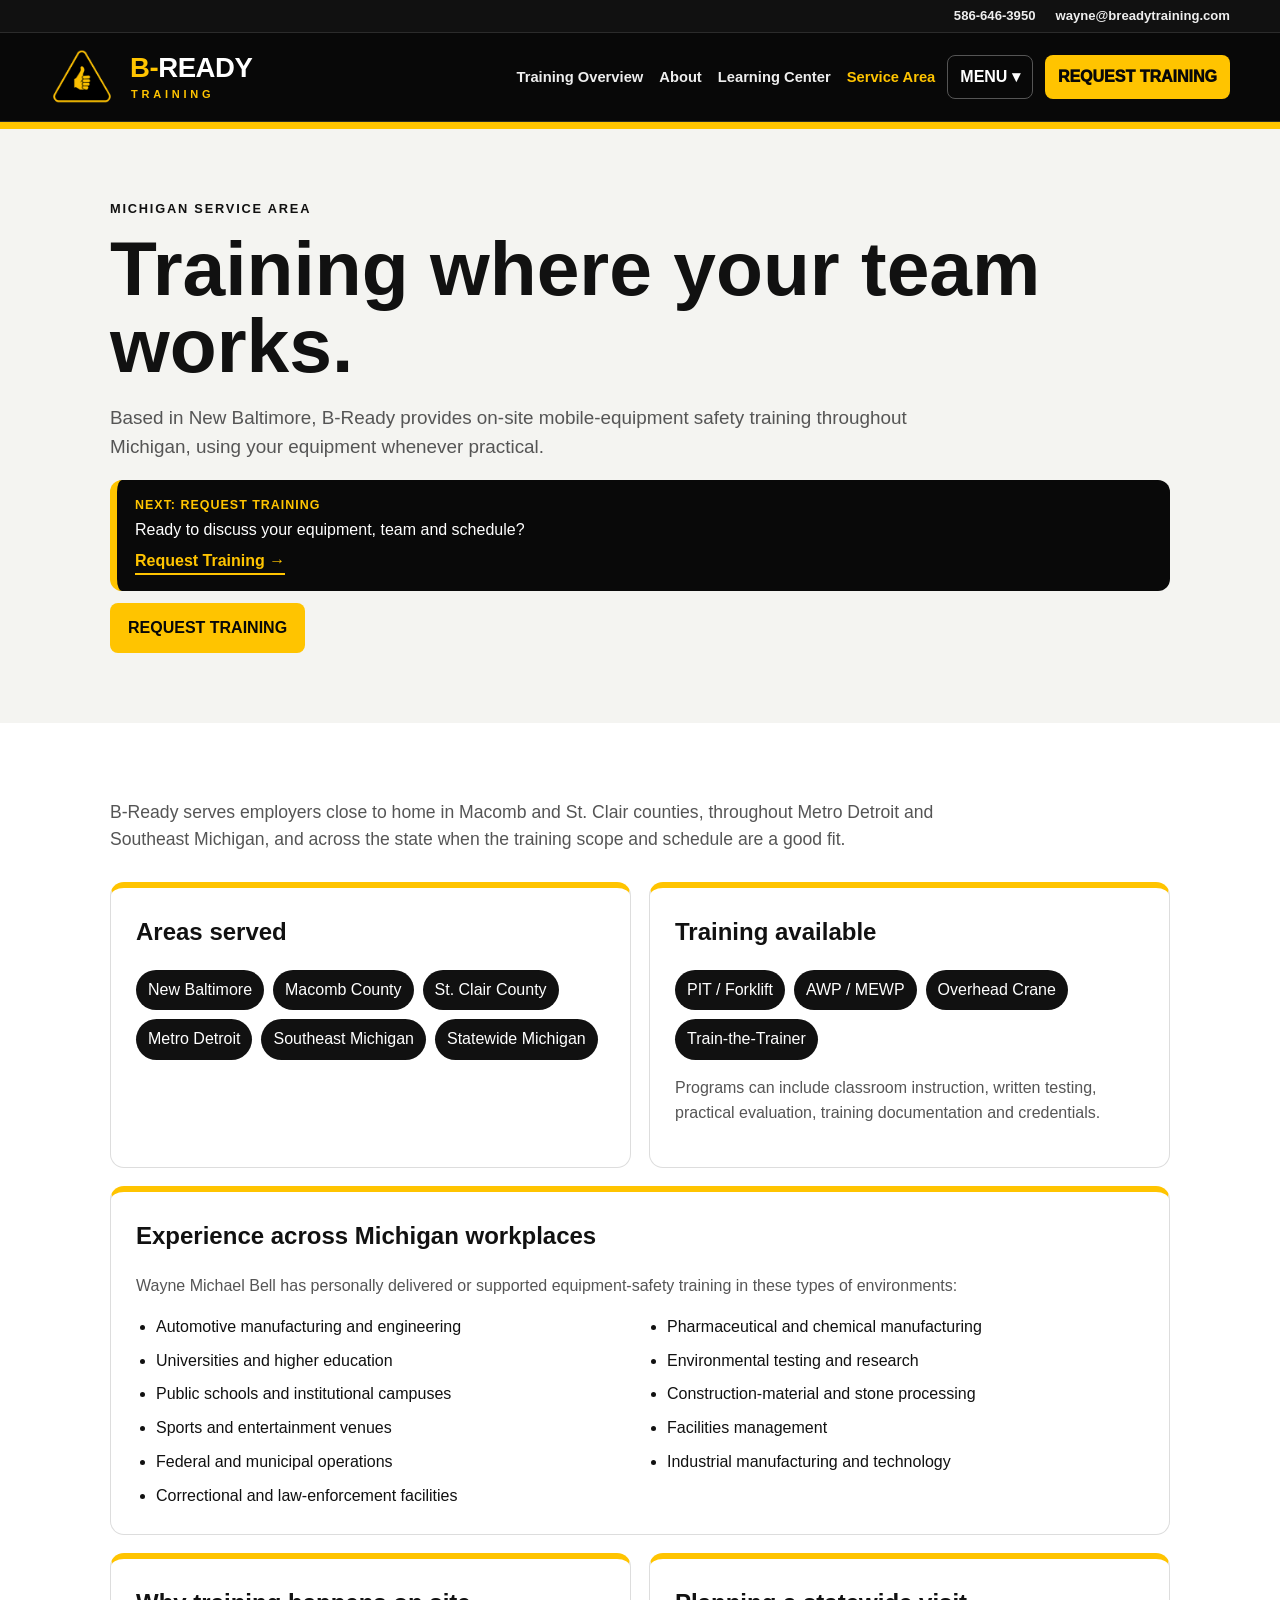
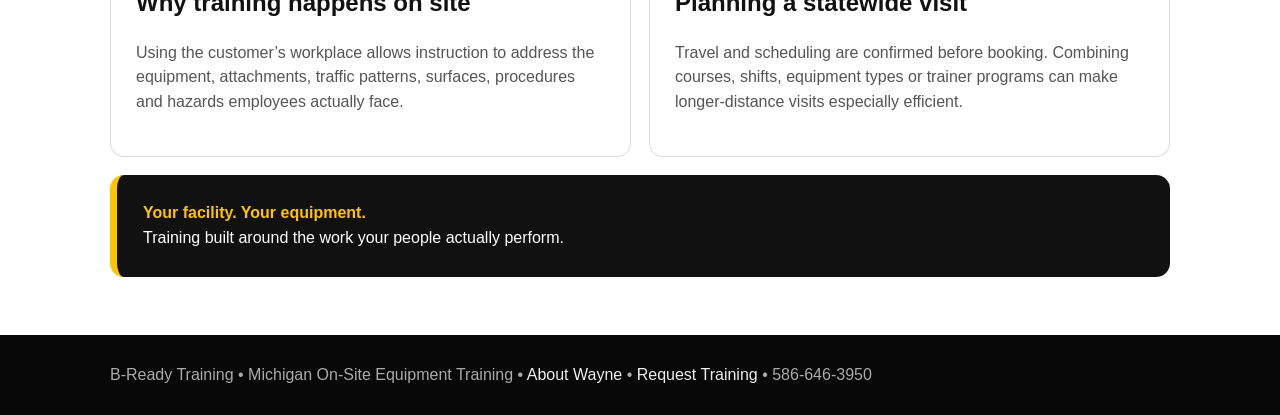
<file: service-area.html>
<!doctype html>
<html lang="en"><head><meta charset="utf-8"><meta name="viewport" content="width=device-width,initial-scale=1">
<title>Michigan On-Site Equipment Training Service Area | B-Ready</title>
<meta name="description" content="B-Ready Training provides on-site forklift, AWP/MEWP, overhead crane and Train-the-Trainer programs across Michigan from its Southeast Michigan base.">
<link rel="canonical" href="https://breadytraining.com/service-area.html"><meta name="robots" content="index,follow"><meta name="author" content="Wayne Michael Bell">
<style>
*{box-sizing:border-box}:root{--y:#ffc400;--k:#080808;--g:#f4f4f1;--line:#ddd}body{margin:0;font-family:Arial,Helvetica,sans-serif;color:#111;line-height:1.55}.wrap{width:min(1060px,calc(100% - 34px));margin:auto}header,footer{background:var(--k);color:#fff}.placeholder{height:80px}.hero{padding:70px 0;background:var(--g);border-top:7px solid var(--y)}.k{font-weight:900;letter-spacing:.14em;font-size:.8rem}h1{font-size:clamp(2.8rem,6vw,5rem);line-height:1;margin:.15em 0}.lead{font-size:1.18rem;color:#555;max-width:850px}.btn{display:inline-block;background:var(--y);color:var(--k);text-decoration:none;font-weight:900;padding:13px 18px;border-radius:8px;margin-top:12px}.content{padding:58px 0}.intro{max-width:880px;margin-bottom:28px;font-size:1.1rem;color:#555}.grid{display:grid;grid-template-columns:repeat(2,1fr);gap:18px}.card{border:1px solid var(--line);border-top:6px solid var(--y);border-radius:14px;padding:25px;background:#fff}.card h2{margin-top:0;font-size:1.5rem}.card p{color:#555}.card.wide{grid-column:1/-1}.services,.cities{display:flex;flex-wrap:wrap;gap:9px}.tag{background:#111;color:#fff;border-radius:999px;padding:8px 12px}.industry-list{columns:2;column-gap:34px;margin:0;padding-left:20px}.industry-list li{break-inside:avoid;margin-bottom:9px}.statement{background:#111;color:#fff;border-radius:14px;padding:26px;margin-top:18px;border-left:7px solid var(--y)}.statement strong{color:var(--y)}footer{padding:28px 0;color:#aaa}footer a{color:#eee;text-decoration:none}@media(max-width:800px){.grid{grid-template-columns:1fr}.card.wide{grid-column:auto}}@media(max-width:560px){.wrap{width:min(100% - 24px,1060px)}.industry-list{columns:1}}
</style></head><body>
<header><div class="placeholder"></div></header>
<main><section class="hero"><div class="wrap"><div class="k">MICHIGAN SERVICE AREA</div><h1>Training where your team works.</h1><p class="lead">Based in New Baltimore, B-Ready provides on-site mobile-equipment safety training throughout Michigan, using your equipment whenever practical.</p><a class="btn" href="request-training.html">REQUEST TRAINING</a></div></section>
<div class="wrap content"><p class="intro">B-Ready serves employers close to home in Macomb and St. Clair counties, throughout Metro Detroit and Southeast Michigan, and across the state when the training scope and schedule are a good fit.</p>
<div class="grid">
<section class="card"><h2>Areas served</h2><div class="cities"><span class="tag">New Baltimore</span><span class="tag">Macomb County</span><span class="tag">St. Clair County</span><span class="tag">Metro Detroit</span><span class="tag">Southeast Michigan</span><span class="tag">Statewide Michigan</span></div></section>
<section class="card"><h2>Training available</h2><div class="services"><span class="tag">PIT / Forklift</span><span class="tag">AWP / MEWP</span><span class="tag">Overhead Crane</span><span class="tag">Train-the-Trainer</span></div><p>Programs can include classroom instruction, written testing, practical evaluation, training documentation and credentials.</p></section>
<section class="card wide"><h2>Experience across Michigan workplaces</h2><p>Wayne Michael Bell has personally delivered or supported equipment-safety training in these types of environments:</p><ul class="industry-list"><li>Automotive manufacturing and engineering</li><li>Universities and higher education</li><li>Public schools and institutional campuses</li><li>Sports and entertainment venues</li><li>Federal and municipal operations</li><li>Correctional and law-enforcement facilities</li><li>Pharmaceutical and chemical manufacturing</li><li>Environmental testing and research</li><li>Construction-material and stone processing</li><li>Facilities management</li><li>Industrial manufacturing and technology</li></ul></section>
<section class="card"><h2>Why training happens on site</h2><p>Using the customer’s workplace allows instruction to address the equipment, attachments, traffic patterns, surfaces, procedures and hazards employees actually face.</p></section>
<section class="card"><h2>Planning a statewide visit</h2><p>Travel and scheduling are confirmed before booking. Combining courses, shifts, equipment types or trainer programs can make longer-distance visits especially efficient.</p></section>
</div><div class="statement"><strong>Your facility. Your equipment.</strong><br>Training built around the work your people actually perform.</div></div></main>
<footer><div class="wrap">B-Ready Training • Michigan On-Site Equipment Training • <a href="about-b-ready.html">About Wayne</a> • <a href="request-training.html">Request Training</a> • 586-646-3950</div></footer>
<script src="site-header.js" defer></script></body></html>
</file>
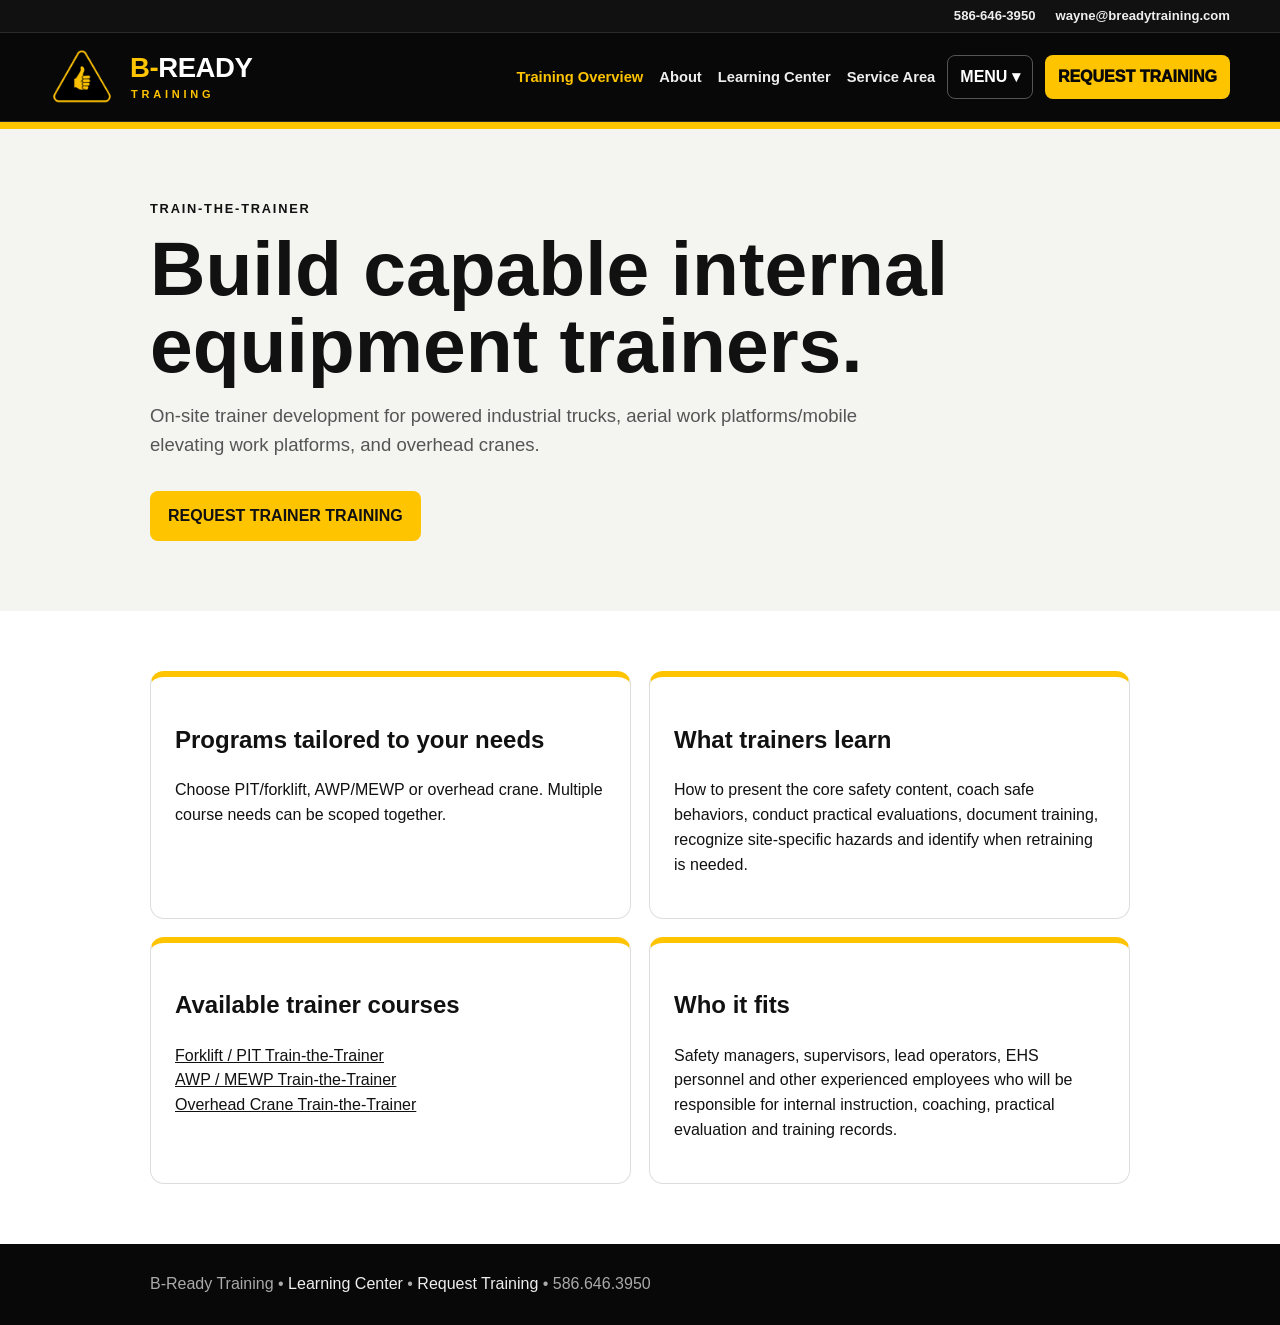
<file: train-the-trainer.html>
<!doctype html><html lang="en"><head><meta charset="utf-8"><meta name="viewport" content="width=device-width,initial-scale=1"><title>Forklift, AWP & Crane Train-the-Trainer Michigan | B-Ready Training</title><meta name="description" content="On-site train-the-trainer programs for forklift/PIT, AWP/MEWP and overhead crane training in Macomb County and Southeast Michigan."><link rel="canonical" href="https://breadytraining.com/train-the-trainer.html"><meta name="robots" content="index,follow"><style>*{box-sizing:border-box}body{margin:0;font-family:Arial,Helvetica,sans-serif;color:#111;line-height:1.55}a{color:inherit}.wrap{width:min(980px,calc(100% - 34px));margin:auto}header,footer{background:#080808;color:#fff}header a,header a:visited,footer a,footer a:visited{color:#eee;text-decoration:none}.nav{min-height:72px;display:flex;justify-content:space-between;align-items:center;gap:14px}.brand{font-weight:950;white-space:nowrap}.brand b{color:#ffc400}.nav-right{display:flex;gap:12px;align-items:center}.quick a{margin-left:16px}.menu{position:relative}.menu summary{list-style:none;cursor:pointer;border:1px solid #555;border-radius:8px;padding:9px 12px;font-weight:900}.menu summary::-webkit-details-marker{display:none}.menu[open] summary{color:#ffc400;border-color:#ffc400}.menu-panel{position:absolute;right:0;top:46px;width:290px;background:#fff;border:1px solid #ddd;border-top:5px solid #ffc400;border-radius:10px;box-shadow:0 16px 40px rgba(0,0,0,.28);padding:8px;z-index:80}.menu-panel a,.menu-panel a:visited{display:block;color:#111!important;padding:10px 11px;border-radius:6px;font-weight:800}.menu-panel a:hover{background:#f2f2ef}.hero{background:#f4f4f1;padding:70px 0;border-top:7px solid #ffc400}.k{font-weight:900;letter-spacing:.14em;color:#111;font-size:.8rem}h1{font-size:clamp(2.8rem,6vw,5rem);line-height:1;margin:.15em 0}.lead{font-size:1.16rem;color:#555;max-width:760px}.grid{display:grid;grid-template-columns:1fr 1fr;gap:18px;padding:60px 0}.card{border:1px solid #ddd;border-top:6px solid #ffc400;border-radius:14px;padding:24px}.price{font-size:2.7rem;font-weight:950}.btn{display:inline-block;background:#ffc400;text-decoration:none;font-weight:900;padding:13px 18px;border-radius:8px;margin-top:12px}footer{padding:28px 0;color:#aaa}@media(max-width:800px){.quick{display:none}.grid{grid-template-columns:1fr}.menu-panel{position:fixed;left:12px;right:12px;top:72px;width:auto}}@media(max-width:520px){.wrap{width:min(100% - 24px,980px)}.brand{font-size:.93rem}}</style></head><body><header><div class="wrap nav"><a class="brand" href="/"><b>B-</b>READY TRAINING</a><div class="nav-right"><span class="quick"><a href="safety-learning-hub.html">Learning Center</a></span><details class="menu"><summary>MENU ▾</summary><div class="menu-panel"><a href="/">Home</a><a href="pit-forklift-training.html">PIT / Forklift — Classes I–VII</a><a href="awp-mewp-training.html">AWP / MEWP Training</a><a href="overhead-crane-training.html">Overhead Crane Training</a><a href="train-the-trainer.html">Train-the-Trainer</a><a href="safety-learning-hub.html">Safety Learning Center</a><a href="service-area.html">Service Area</a><a href="request-training.html">Request Training / Quote</a></div></details></div></div></header><main><section class="hero"><div class="wrap"><div class="k">TRAIN-THE-TRAINER</div><h1>Build capable internal equipment trainers.</h1><p class="lead">On-site trainer development for powered industrial trucks, aerial work platforms/mobile elevating work platforms, and overhead cranes.</p><a class="btn" href="request-training.html">REQUEST TRAINER TRAINING</a></div></section><div class="wrap grid"><section class="card"><h2>Programs tailored to your needs</h2><p>Choose PIT/forklift, AWP/MEWP or overhead crane. Multiple course needs can be scoped together.</p></section><section class="card"><h2>What trainers learn</h2><p>How to present the core safety content, coach safe behaviors, conduct practical evaluations, document training, recognize site-specific hazards and identify when retraining is needed.</p></section><section class="card"><h2>Available trainer courses</h2><p><a href="pit-forklift-training.html">Forklift / PIT Train-the-Trainer</a><br><a href="awp-mewp-training.html">AWP / MEWP Train-the-Trainer</a><br><a href="overhead-crane-training.html">Overhead Crane Train-the-Trainer</a></p></section><section class="card"><h2>Who it fits</h2><p>Safety managers, supervisors, lead operators, EHS personnel and other experienced employees who will be responsible for internal instruction, coaching, practical evaluation and training records.</p></section></div></main><footer><div class="wrap">B-Ready Training • <a href="safety-learning-hub.html">Learning Center</a> • <a href="request-training.html">Request Training</a> • 586.646.3950</div></footer><script src="site-header.js" defer></script></body></html>
</file>
<file: safety-statistics.css>
.stats-intro{max-width:850px;color:#555;font-size:1.08rem}
.stats-grid{display:grid;grid-template-columns:repeat(2,1fr);gap:18px;margin-top:28px}
.stat-card{background:#0b0b0b;color:#fff;border-top:7px solid #ffc400;border-radius:14px;padding:28px;display:flex;flex-direction:column}
.stat-number{font-size:clamp(2.8rem,7vw,5.3rem);font-weight:950;line-height:.9;letter-spacing:-.055em;color:#ffc400;margin-bottom:15px}
.stat-card h3{font-size:1.35rem;line-height:1.15;margin:0 0 10px}
.stat-card p{color:#c5c5c5;margin:0 0 18px}
.stat-source{margin-top:auto;padding-top:15px;border-top:1px solid #343434;font-size:.78rem;color:#aaa}
.stat-source a{color:#fff;font-weight:900}
.ipaf-block{margin-top:42px;padding:32px;background:#f3f7f8;border:1px solid #cbd5d8;border-radius:16px}
.ipaf-heading{display:grid;grid-template-columns:1.15fr .85fr;gap:28px;align-items:end;border-bottom:6px solid #11717d;padding-bottom:20px}
.ipaf-heading h3{font-size:clamp(2rem,4.5vw,3.4rem);line-height:1;margin:6px 0 0;letter-spacing:-.035em}
.ipaf-heading p{margin:0;color:#506066}
.ipaf-summary{display:grid;grid-template-columns:repeat(3,1fr);gap:12px;margin:24px 0}
.ipaf-summary article{background:#0d3439;color:#fff;border-radius:12px;padding:20px}
.ipaf-summary b{display:block;color:#75d2dc;font-size:2.7rem;line-height:1;margin-bottom:10px}
.ipaf-summary span{color:#d8e7e9;font-size:.92rem}
.ipaf-risk-grid{display:grid;grid-template-columns:repeat(3,1fr);gap:12px}
.ipaf-risk-grid article{background:#fff;border-top:6px solid #11717d;border-radius:10px;padding:20px}
.ipaf-risk-grid strong{display:block;color:#11717d;font-size:.78rem;letter-spacing:.1em;margin-bottom:7px}
.ipaf-risk-grid b{display:block;font-size:1.15rem}
.ipaf-risk-grid p{color:#59666a;font-size:.9rem;margin-bottom:0}
.ipaf-machine{background:#dceff1;border-left:7px solid #11717d;border-radius:9px;padding:18px 20px;margin:20px 0 12px}
.ipaf-source{font-size:.78rem;color:#59666a}.ipaf-source a{color:#0a5159;font-weight:900}
.stats-note{background:#fff4c2;border-left:7px solid #111;border-radius:10px;padding:20px 22px;margin-top:22px}
.stats-note strong{display:block;margin-bottom:4px}
@media(max-width:800px){.stats-grid,.ipaf-summary,.ipaf-risk-grid,.ipaf-heading{grid-template-columns:1fr}
}
</file>
